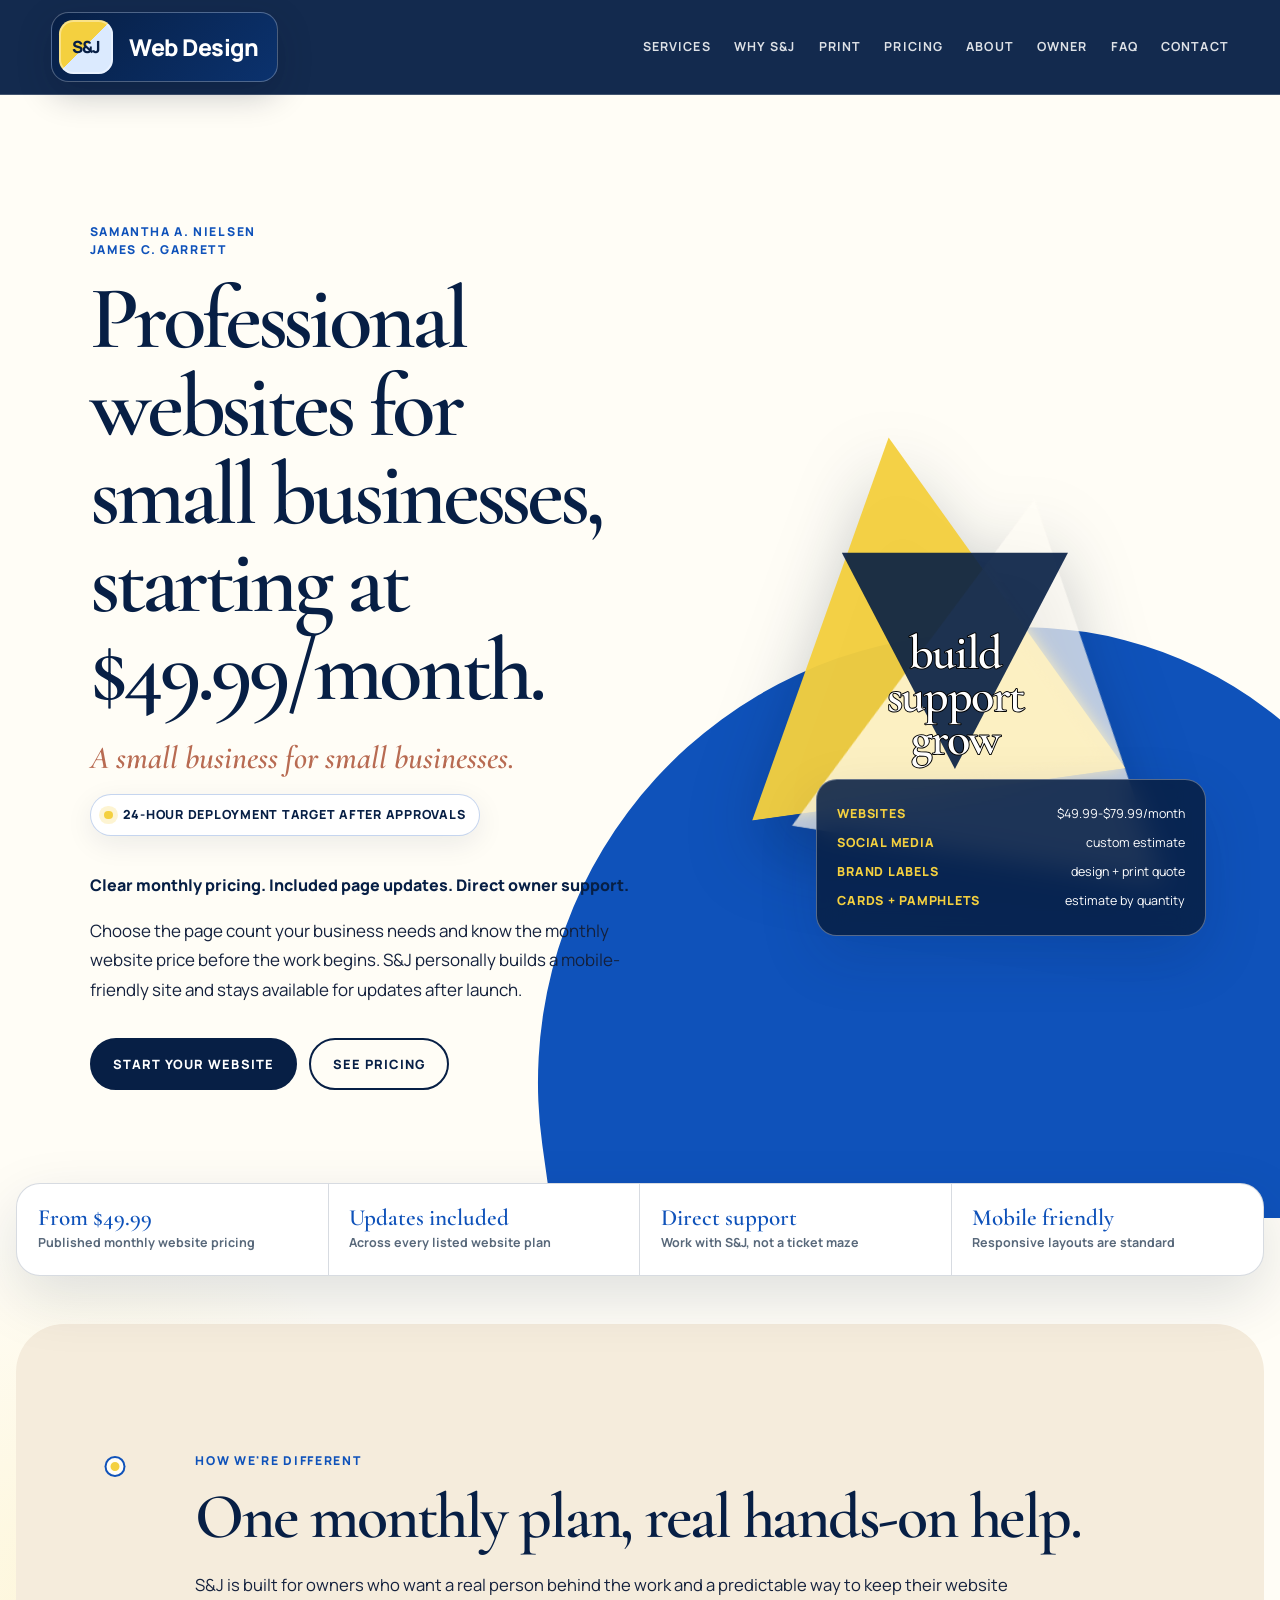
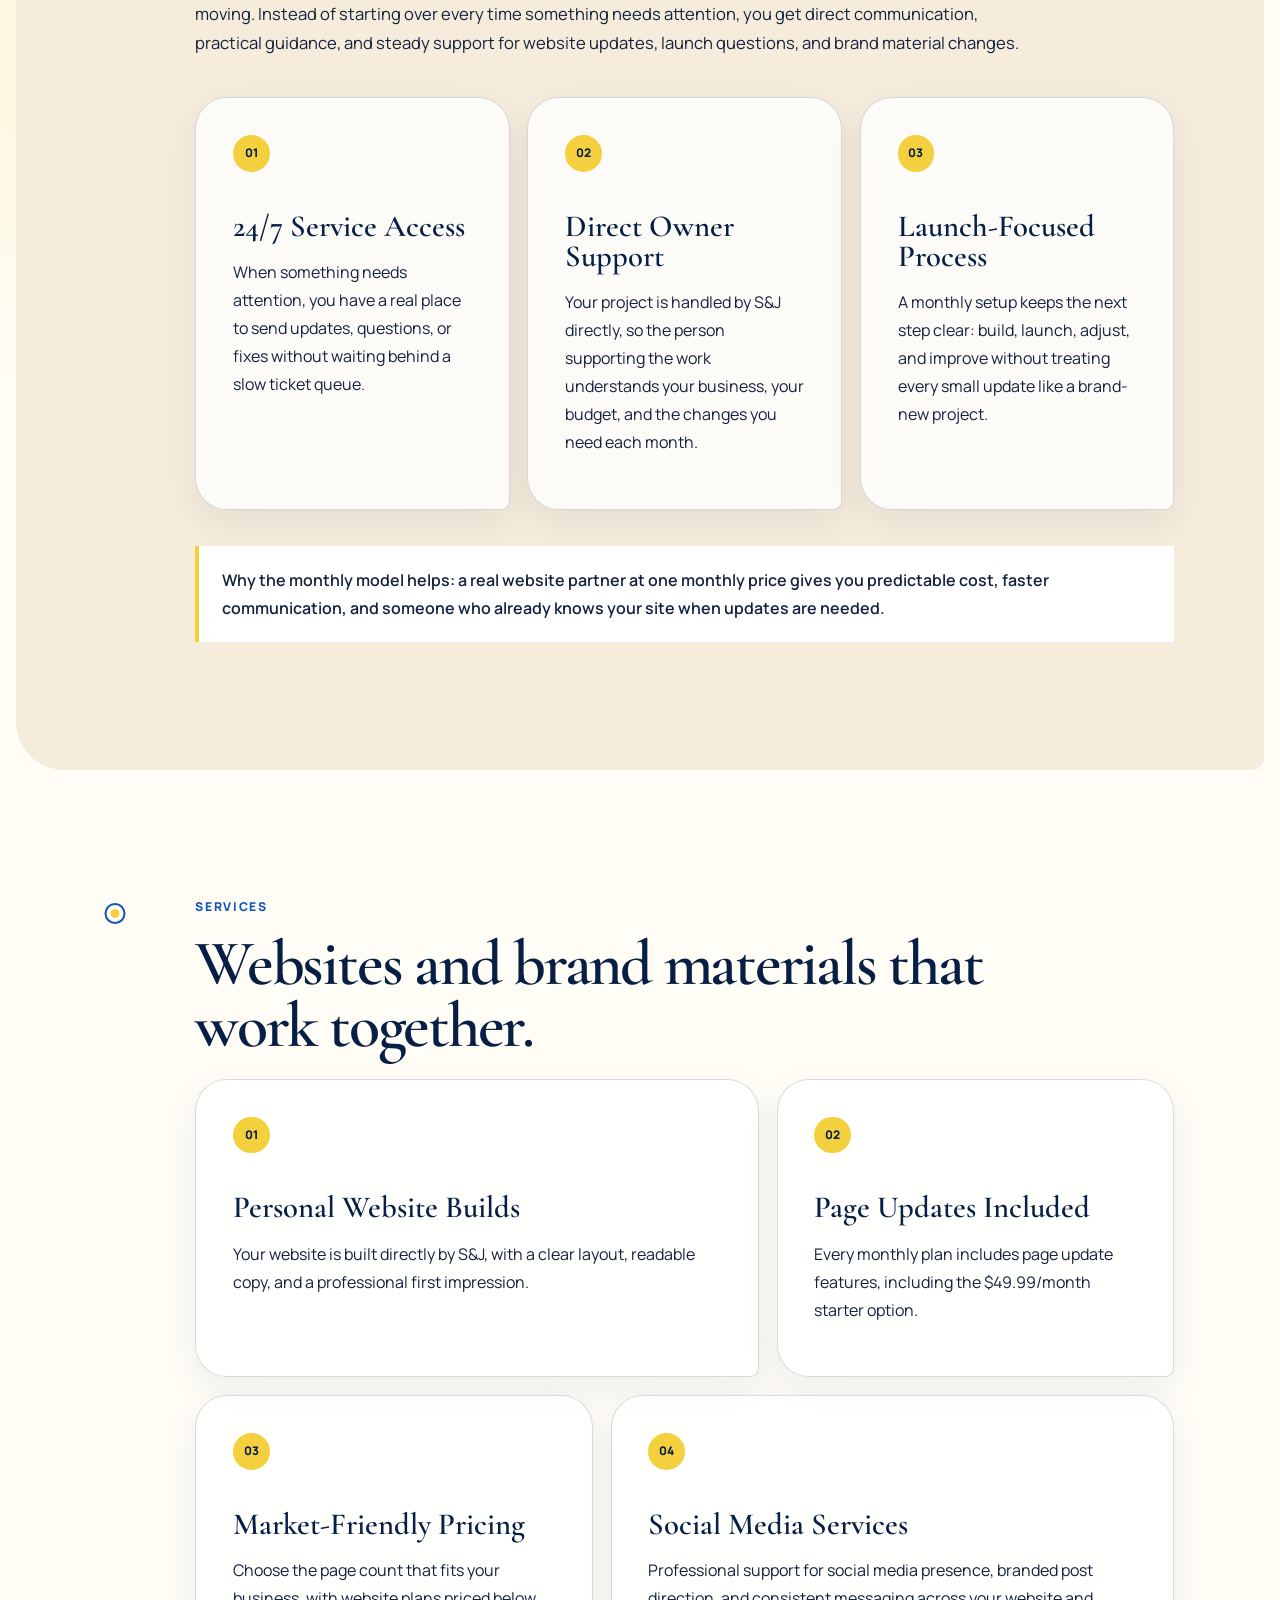
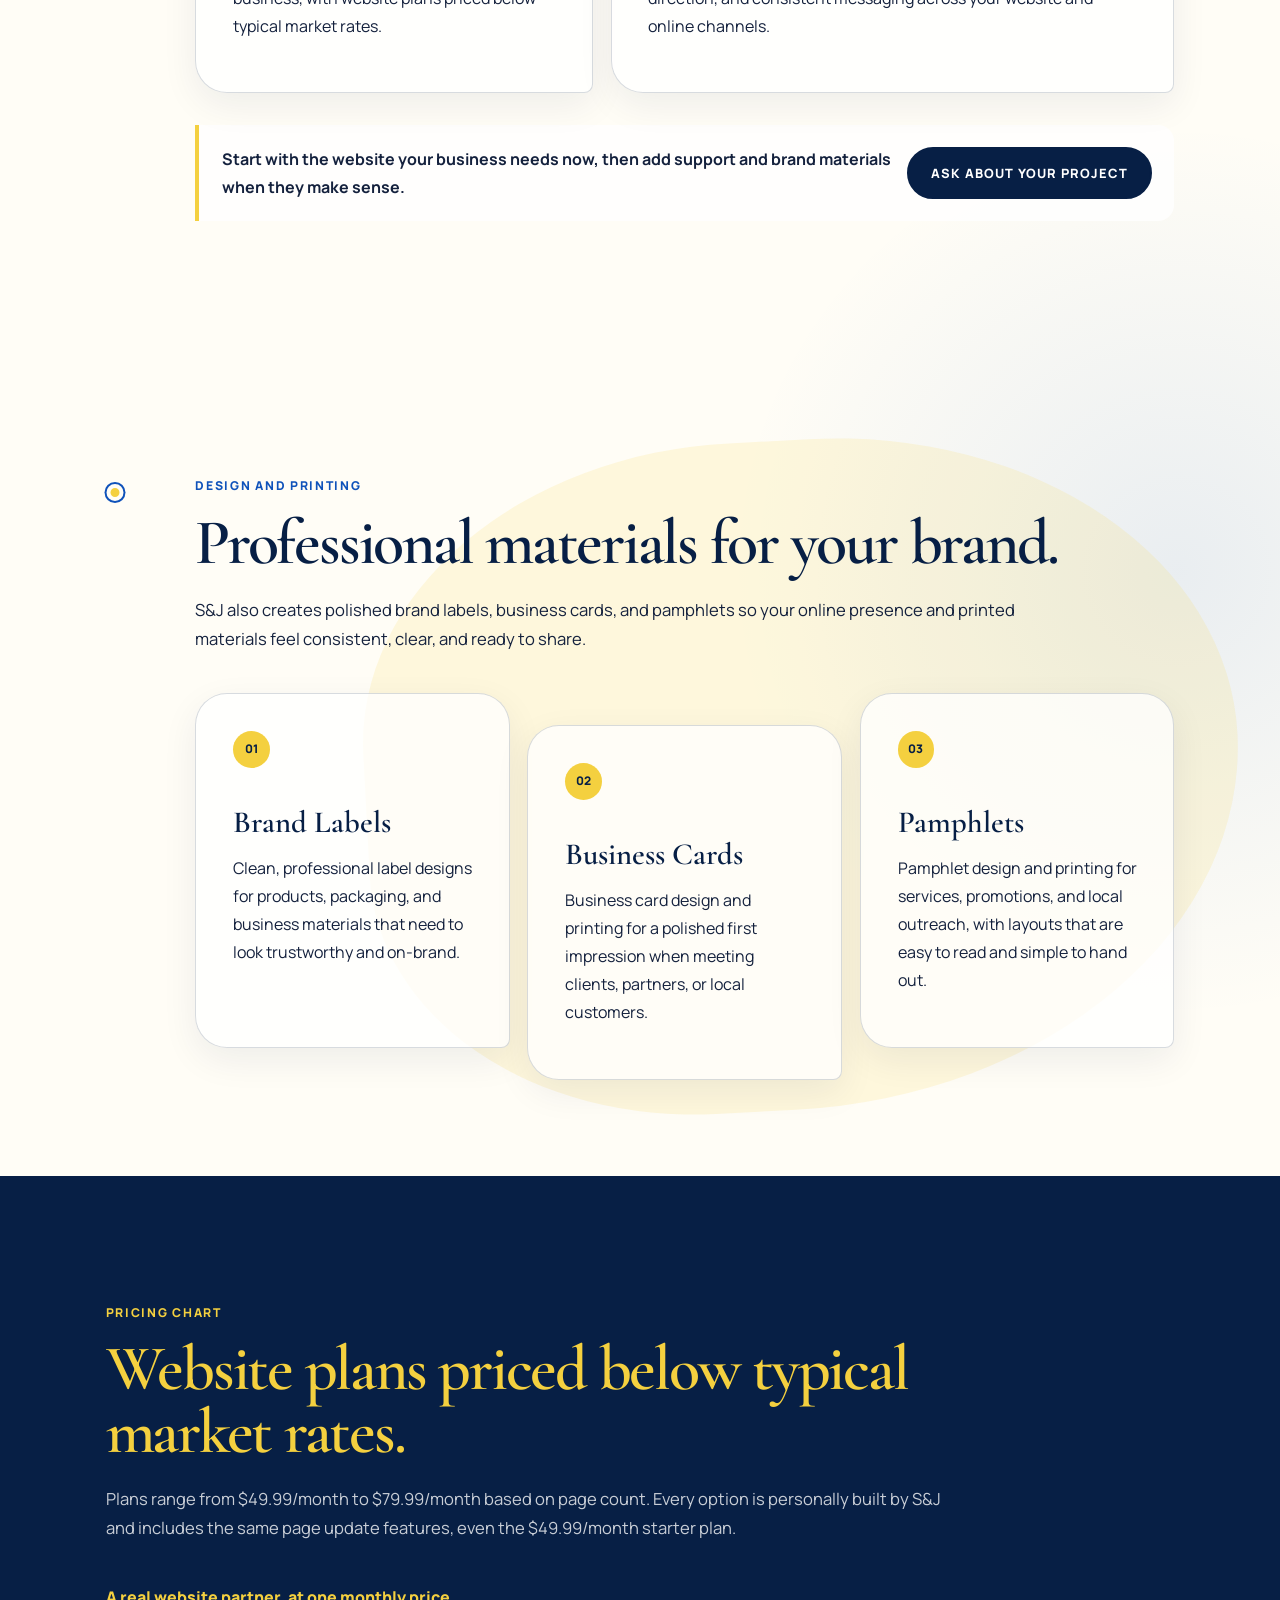
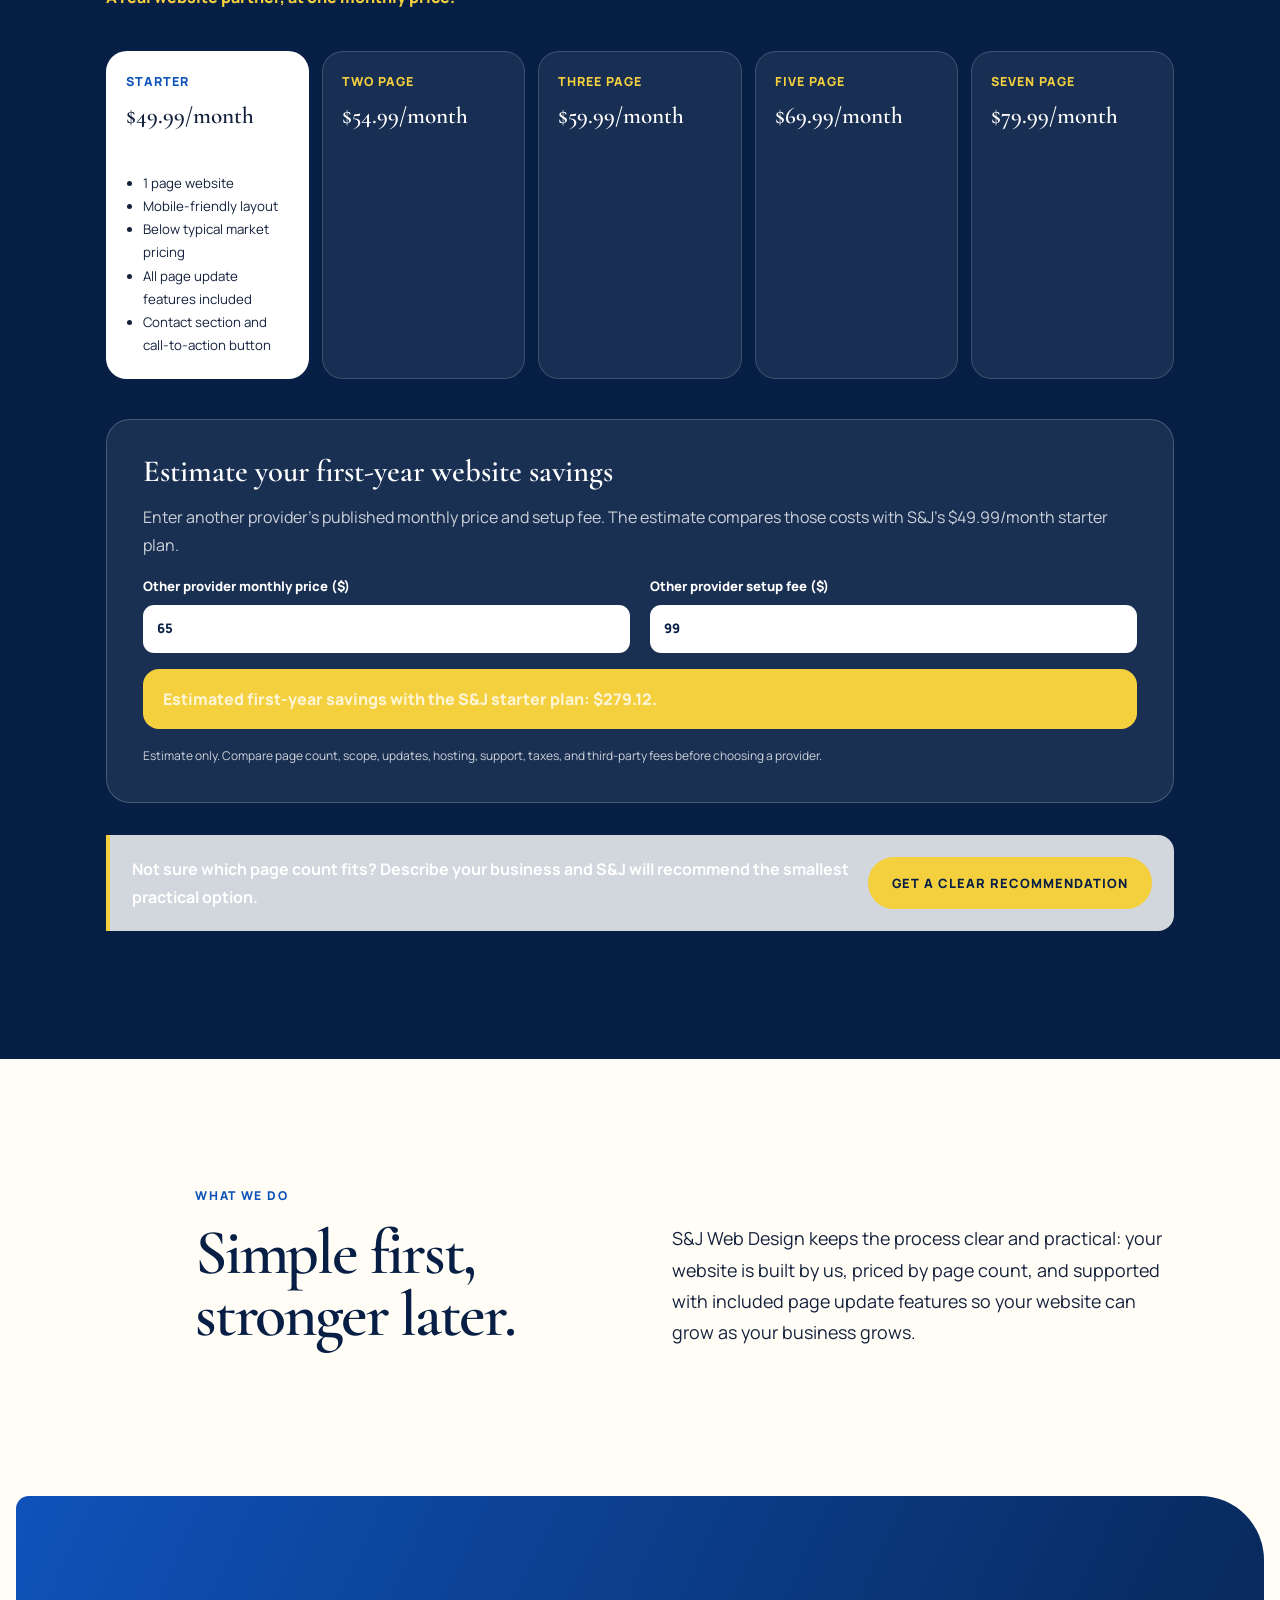
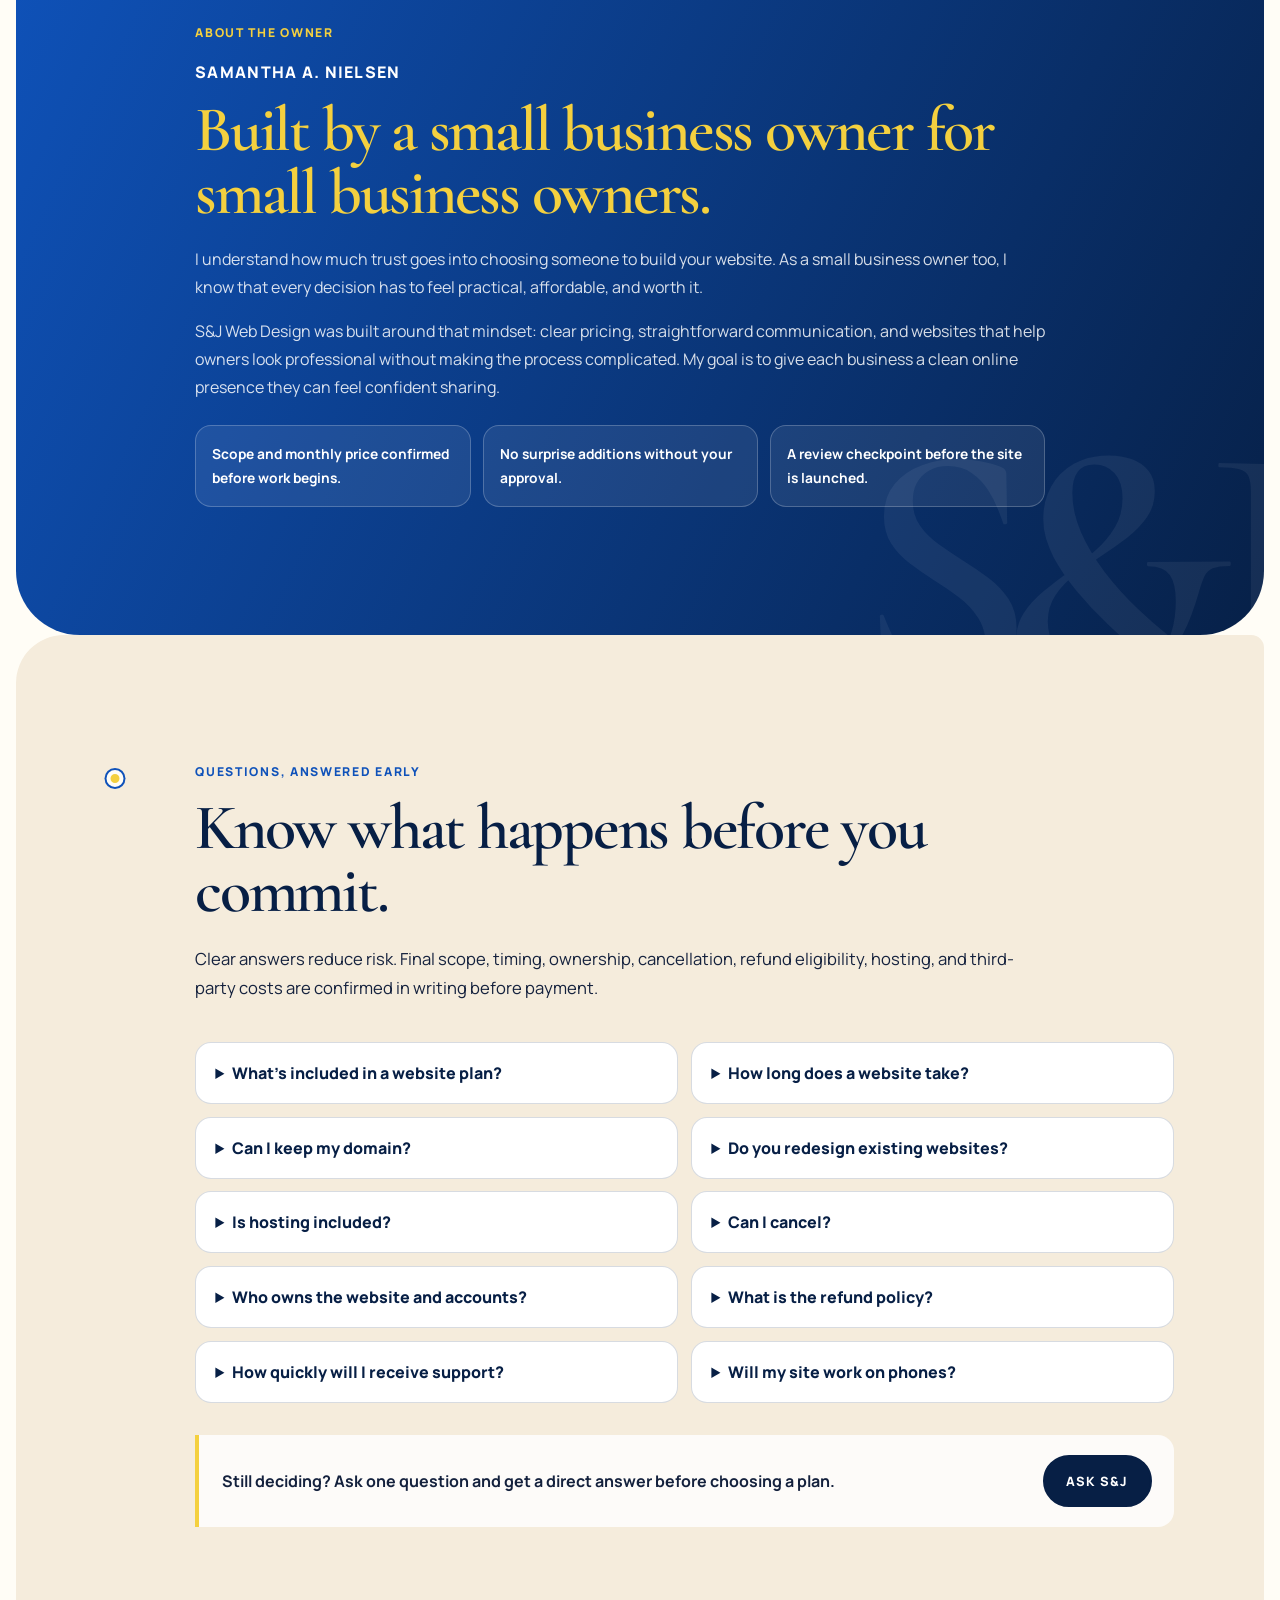
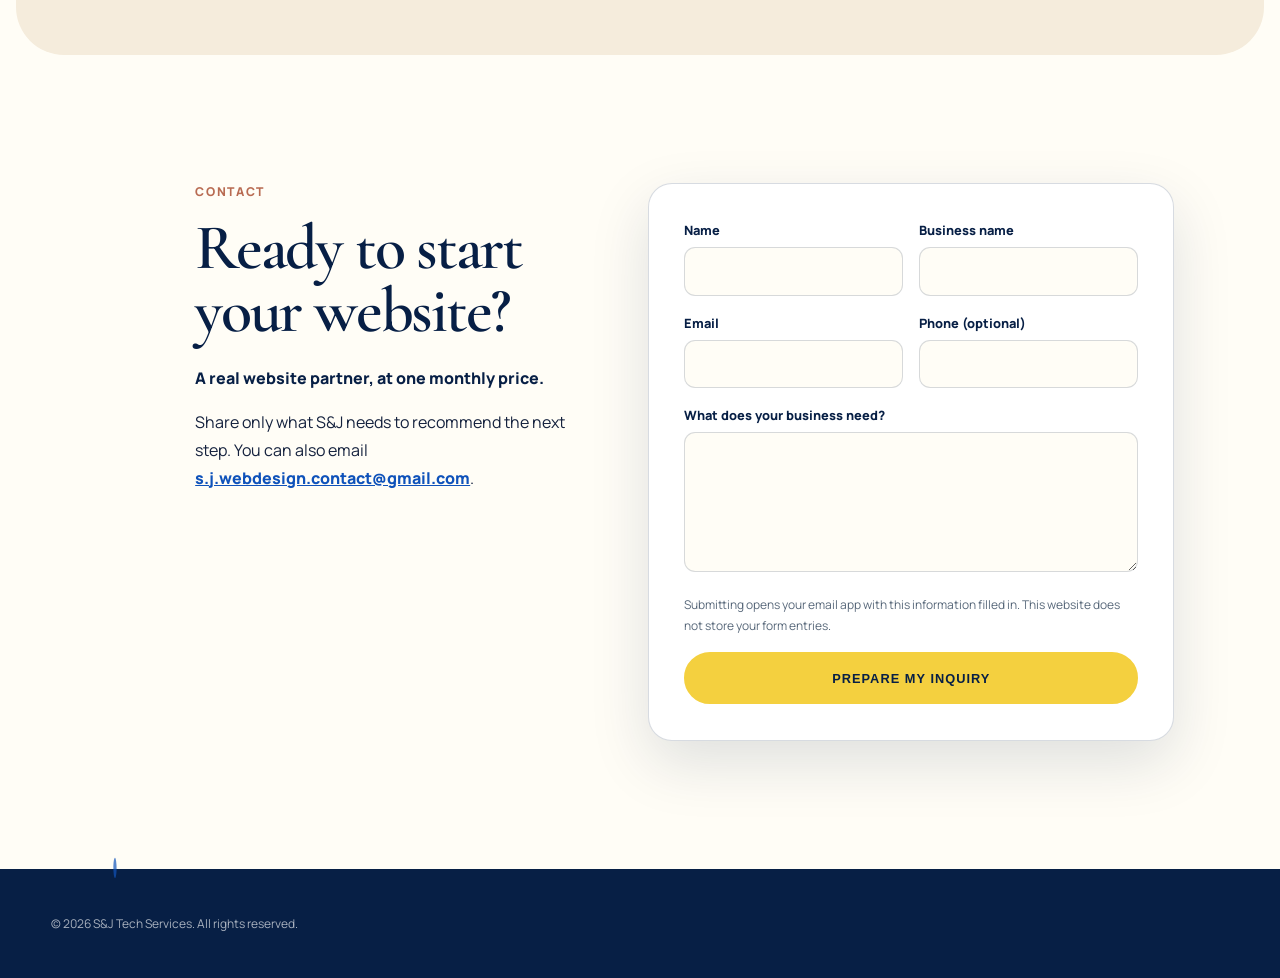
<file: index.html>
<!doctype html>
<html lang="en">
<head>
<meta charset="utf-8">
<meta name="viewport" content="width=device-width, initial-scale=1">
<title>S&amp;J Web Design | Websites From $49.99/Month With Real Agent Support</title>
<meta name="description" content="Professional small business websites from $49.99/month with real agent support, included page updates, social media services, and branded print materials.">
<meta name="robots" content="index, follow">
<link rel="canonical" href="https://sjwebdesignca.com/">
<meta name="theme-color" content="#0f52ba">
<meta property="og:title" content="S&amp;J Web Design | Websites From $49.99/Month">
<meta property="og:description" content="Small business websites from $49.99/month with real agent support, included page updates, social media services, and branded print materials.">
<meta property="og:type" content="website">
<meta property="og:url" content="https://sjwebdesignca.com/">
<meta name="twitter:card" content="summary">
<meta name="twitter:title" content="S&amp;J Web Design | Websites From $49.99/Month">
<meta name="twitter:description" content="Small business websites from $49.99/month with real agent support, included page updates, social media services, and branded print materials.">
<script type="application/ld+json"> { "@context": "https://schema.org", "@type": "ProfessionalService", "name": "S&J Web Design", "url": "https://sjwebdesignca.com/", "email": "s.j.webdesign.contact@gmail.com", "description": "Professional small business websites from $49.99/month with real agent support, included page updates, social media services, and branded print materials.", "areaServed": "United States", "offers": { "@type": "Offer", "price": "49.99", "priceCurrency": "USD", "description": "Website plans starting at $49.99/month with real agent support and included page updates." } } </script>
<style> @import url('https://fonts.googleapis.com/css2?family=Cormorant+Garamond:ital,wght@0,500;0,600;1,500&family=Manrope:wght@400;500;600;700&display=swap'); :root { --sapphire: #0f52ba; --sapphire-bright: #2f73d8; --navy: #071f45; --daffodil: #f4d03f; --daffodil-soft: #fff2a8; --paper: #fffdf6; --paper-deep: #f5ecdc; --clay: #b86b52; --sage: #78866b; --ink: #14213d; --muted: #58687a; --line: rgba(7, 31, 69, .16); --serif: "Cormorant Garamond", Georgia, serif; --sans: "Manrope", "Segoe UI", sans-serif; --shadow: 0 22px 60px rgba(7, 31, 69, .13); } *, *::before, *::after { box-sizing: border-box; } html { scroll-behavior: smooth; } body { margin: 0; overflow-x: hidden; color: var(--ink); background: radial-gradient(circle at 7% 18%, rgba(244, 208, 63, .16), transparent 24rem), radial-gradient(circle at 92% 42%, rgba(15, 82, 186, .09), transparent 28rem), var(--paper); font-family: var(--sans); font-size: 1rem; line-height: 1.75; } a { color: inherit; } button, summary, a { -webkit-tap-highlight-color: transparent; } :focus-visible { outline: 3px solid var(--daffodil); outline-offset: 4px; } .skip-link { position: fixed; z-index: 100; top: .5rem; left: .5rem; transform: translateY(-180%); padding: .7rem 1rem; background: var(--navy); color: white; border-radius: 999px; } .skip-link:focus { transform: none; } .site-header { position: sticky; z-index: 50; top: 0; display: flex; align-items: center; justify-content: space-between; gap: 2rem; min-height: 74px; padding: .75rem clamp(1rem, 4vw, 4rem); border-bottom: 1px solid rgba(255, 253, 246, .2); background: rgba(7, 31, 69, .95); color: white; backdrop-filter: blur(14px); } .brand { display: inline-flex; align-items: center; gap: 1rem; padding: .45rem 1.15rem .45rem .45rem; border: 1px solid rgba(255,255,255,.28); border-radius: 1.1rem; background: linear-gradient(135deg, #071f45 0%, #0b326e 100%); color: #fff; text-decoration: none; box-shadow: 0 12px 34px rgba(4,18,43,.24); transition: transform .2s ease, box-shadow .2s ease; } .brand:hover { transform: translateY(-1px); box-shadow: 0 15px 38px rgba(4,18,43,.3); } .brand-mark { display: grid; place-items: center; width: 3.35rem; aspect-ratio: 1; border-radius: .9rem; background: linear-gradient(135deg, var(--daffodil) 0 49%, #dbeafe 49% 100%); color: var(--navy); box-shadow: inset 0 0 0 2px rgba(255,255,255,.38); font-size: 1.05rem; font-weight: 800; letter-spacing: -.06em; } .brand-name { color: #fff; font-size: clamp(1rem, 2vw, 1.45rem); font-weight: 800; letter-spacing: -.02em; white-space: nowrap; } .nav { display: flex; align-items: center; gap: clamp(.8rem, 1.8vw, 1.6rem); } .nav a { color: rgba(255,255,255,.86); font-size: .78rem; font-weight: 700; text-decoration: none; text-transform: uppercase; letter-spacing: .09em; } .nav a:hover { color: var(--daffodil); } .menu-button { display: none; border: 1px solid rgba(255,255,255,.3); border-radius: 999px; background: transparent; color: white; padding: .65rem .9rem; font: 700 .75rem var(--sans); letter-spacing: .08em; text-transform: uppercase; } .hero { position: relative; isolation: isolate; min-height: calc(100svh - 74px); display: grid; grid-template-columns: minmax(0, 1.07fr) minmax(300px, .93fr); align-items: center; gap: clamp(2.5rem, 7vw, 8rem); padding: clamp(5rem, 10vw, 9rem) clamp(1.25rem, 7vw, 8rem); overflow: hidden; } .hero::before { content: ""; position: absolute; z-index: -2; inset: auto -12vw -35vh 42vw; height: 100vh; border-radius: 50% 45% 0 0; background: var(--sapphire); transform: rotate(-8deg); } .hero-copy { position: relative; z-index: 2; max-width: 760px; } .eyebrow { margin: 0 0 1rem; color: var(--sapphire); font-size: .76rem; font-weight: 800; line-height: 1.5; letter-spacing: .14em; text-transform: uppercase; } h1, h2, h3 { margin-top: 0; color: var(--navy); font-family: var(--serif); line-height: .98; } h1 { max-width: 870px; margin-bottom: 1.5rem; font-size: clamp(3.3rem, 7vw, 7.2rem); font-weight: 600; letter-spacing: -.045em; } h2 { max-width: 900px; margin-bottom: 1.3rem; font-size: clamp(2.55rem, 5vw, 5.1rem); font-weight: 600; letter-spacing: -.035em; } h3 { margin-bottom: .75rem; font-size: clamp(1.65rem, 2.4vw, 2.2rem); font-weight: 600; } .hero-tagline { margin: 0 0 .7rem; color: var(--clay); font: italic 600 clamp(1.45rem, 2.5vw, 2.2rem) var(--serif); } .delivery-badge { display: inline-flex; align-items: center; gap: .6rem; margin: .35rem 0 1.2rem; padding: .55rem .85rem; border: 1px solid rgba(15,82,186,.24); border-radius: 999px; color: var(--navy); background: white; font-size: .78rem; font-weight: 800; letter-spacing: .06em; text-transform: uppercase; box-shadow: 0 8px 28px rgba(7,31,69,.08); } .delivery-badge::before { content: ""; width: .55rem; height: .55rem; border-radius: 50%; background: var(--daffodil); box-shadow: 0 0 0 5px rgba(244,208,63,.23); } .partner-note { color: var(--navy); font-weight: 800; } .hero-copy > p:not(.eyebrow):not(.hero-tagline):not(.delivery-badge):not(.partner-note) { max-width: 660px; font-size: 1.06rem; } .button { display: inline-flex; align-items: center; justify-content: center; min-height: 52px; margin-top: 1rem; padding: .8rem 1.35rem; border: 2px solid var(--navy); border-radius: 999px; background: var(--navy); color: white; font-size: .8rem; font-weight: 800; letter-spacing: .08em; text-decoration: none; text-transform: uppercase; transition: transform .2s ease, box-shadow .2s ease, background .2s ease; } .button:hover { transform: translateY(-3px); box-shadow: 0 12px 28px rgba(7,31,69,.24); background: var(--sapphire); } .prism-stage { position: relative; z-index: 2; min-height: 560px; display: grid; place-items: center; } .prism { position: relative; width: min(32vw, 460px); min-width: 320px; aspect-ratio: 1; filter: drop-shadow(0 30px 35px rgba(4,18,43,.28)); } .triangle { position: absolute; inset: 0; clip-path: polygon(50% 4%, 96% 92%, 4% 92%); } .triangle.one { background: rgba(244,208,63,.96); transform: translate(-10%, -8%) rotate(-8deg); } .triangle.two { background: rgba(255,253,246,.72); transform: translate(12%, 7%) rotate(9deg); backdrop-filter: blur(8px); } .triangle.three { inset: 20%; background: rgba(7,31,69,.91); transform: rotate(180deg); } .prism-label { position: absolute; z-index: 4; inset: 44% 20% auto; color: #fff; text-align: center; font: 600 clamp(3rem, 3.3vw, 3rem)/.9 var(--serif); letter-spacing: -.03em; -webkit-text-stroke: 1.9px #000; paint-order: stroke fill; } .command-panel { position: absolute; z-index: 5; right: -1rem; bottom: 0; width: min(390px, 88%); padding: 1rem 1.25rem; border: 1px solid rgba(255,255,255,.32); border-radius: 1.3rem; background: rgba(7,31,69,.88); color: white; box-shadow: var(--shadow); backdrop-filter: blur(14px); } .command-panel p { display: flex; justify-content: space-between; gap: 1rem; margin: .45rem 0; font-size: .78rem; } .command-panel span { color: var(--daffodil); font-weight: 800; text-transform: uppercase; letter-spacing: .06em; } .thread-wrap { position: relative; } .thread-svg { position: absolute; z-index: 0; top: -2rem; bottom: 0; left: clamp(1rem, 4vw, 4rem); width: clamp(70px, 10vw, 150px); height: calc(100% + 2rem); pointer-events: none; overflow: visible; } .thread-path { fill: none; stroke: var(--sapphire); stroke-width: 2.5; stroke-linecap: round; stroke-dasharray: 1; stroke-dashoffset: 1; opacity: .7; } .section { position: relative; z-index: 1; width: min(1500px, calc(100% - 2rem)); margin: 0 auto; padding: clamp(5rem, 10vw, 9rem) clamp(1rem, 7vw, 8rem); } .section-inner { position: relative; margin-left: clamp(48px, 7vw, 110px); } .section-intro { max-width: 850px; margin-bottom: 2.5rem; font-size: 1.04rem; } .section-knot { position: absolute; left: calc(clamp(1rem, 4vw, 4rem) + clamp(22px, 3.7vw, 55px)); top: clamp(5.6rem, 10.5vw, 9.5rem); z-index: 3; width: 17px; height: 17px; border: 4px solid var(--paper); border-radius: 50%; background: var(--daffodil); box-shadow: 0 0 0 2px var(--sapphire); transform: translateX(-50%); } .card-grid { display: grid; grid-template-columns: repeat(12, 1fr); gap: 1.1rem; } .card { grid-column: span 4; position: relative; min-height: 260px; padding: clamp(1.4rem, 3vw, 2.3rem); border: 1px solid var(--line); border-radius: 2rem 2rem .55rem 2rem; background: rgba(255,255,255,.76); box-shadow: 0 12px 36px rgba(7,31,69,.07); transition: transform .22s ease, box-shadow .22s ease, border-color .22s ease; } .card:hover { transform: translateY(-7px) rotate(-.25deg); border-color: rgba(15,82,186,.35); box-shadow: var(--shadow); } .card-number { display: inline-grid; place-items: center; width: 2.3rem; aspect-ratio: 1; margin-bottom: 2.5rem; border-radius: 50%; background: var(--daffodil); color: var(--navy); font-size: .74rem; font-weight: 800; } .difference-section { border-radius: 3rem 3rem .8rem 3rem; background: var(--paper-deep); } .difference-note { max-width: 980px; margin: 2.3rem 0 0; padding: 1.25rem 1.4rem; border-left: 4px solid var(--daffodil); background: white; font-weight: 600; } #services .card:nth-child(1) { grid-column: span 7; } #services .card:nth-child(2) { grid-column: span 5; } #services .card:nth-child(3) { grid-column: span 5; } #services .card:nth-child(4) { grid-column: span 7; } .print-section::before { content: ""; position: absolute; z-index: -1; inset: 11% 2% 8% 28%; border-radius: 48% 52% 58% 42%; background: rgba(244,208,63,.14); transform: rotate(-3deg); } .print-section .card:nth-child(2) { transform: translateY(2rem); } .print-section .card:nth-child(2):hover { transform: translateY(calc(2rem - 7px)) rotate(.25deg); } .pricing { width: 100%; max-width: none; color: white; background: var(--navy); } .pricing .section-inner { width: min(1280px, calc(100% - 2rem)); margin-inline: auto; } .pricing h2, .pricing .eyebrow, .pricing .partner-note { color: var(--daffodil); } .pricing .section-intro { color: rgba(255,255,255,.78); } .pricing-list { display: grid; grid-template-columns: repeat(5, 1fr); gap: .8rem; margin: 2.5rem 0; } .price-tier { border: 1px solid rgba(255,255,255,.16); border-radius: 1.3rem; background: rgba(255,255,255,.07); overflow: hidden; } .price-tier[open] { background: white; color: var(--ink); } .price-tier summary { min-height: 120px; padding: 1.2rem; cursor: pointer; list-style: none; } .price-tier summary::-webkit-details-marker { display: none; } .price-tier summary span, .price-tier summary strong { display: block; } .price-tier summary span { color: var(--daffodil); font-size: .78rem; font-weight: 800; letter-spacing: .08em; text-transform: uppercase; } .price-tier[open] summary span { color: var(--sapphire); } .price-tier summary strong { margin-top: .6rem; font: 600 1.45rem var(--serif); } .price-tier ul { margin: 0; padding: 0 1.2rem 1.3rem 2.25rem; font-size: .83rem; } .comparison-wrap { overflow-x: auto; margin-top: 3rem; border-radius: 1.4rem; background: white; color: var(--ink); box-shadow: 0 20px 50px rgba(0,0,0,.2); } .comparison-table { width: 100%; min-width: 980px; border-collapse: collapse; font-size: .82rem; } .comparison-table caption { padding: 1.4rem; color: var(--navy); font: 600 1.55rem var(--serif); text-align: left; } .comparison-table th, .comparison-table td { padding: 1rem; border-top: 1px solid var(--line); text-align: left; vertical-align: top; } .comparison-table thead th { background: var(--paper-deep); color: var(--navy); font-size: .7rem; letter-spacing: .06em; text-transform: uppercase; } .comparison-table tbody th { color: var(--sapphire); } .comparison-note { max-width: 1000px; color: rgba(255,255,255,.66); font-size: .76rem; } .split { display: grid; grid-template-columns: 1fr 1fr; gap: 4rem; align-items: end; } .split > p { max-width: 650px; margin-bottom: 1.2rem; font-size: 1.12rem; } .owner-section { width: min(1380px, calc(100% - 2rem)); border-radius: .8rem 4rem 4rem 4rem; background: linear-gradient(115deg, rgba(15,82,186,.98), rgba(7,31,69,.98)), var(--sapphire); color: white; overflow: hidden; } .owner-section::after { content: "S&J"; position: absolute; right: -1rem; bottom: -4rem; color: rgba(255,255,255,.06); font: 600 clamp(10rem, 28vw, 26rem)/.7 var(--serif); letter-spacing: -.12em; } .owner-copy { position: relative; z-index: 2; max-width: 850px; margin-left: clamp(48px, 7vw, 110px); } .owner-section h2, .owner-section .eyebrow { color: var(--daffodil); } .owner-name { margin: 0 0 .8rem; font-weight: 800; letter-spacing: .08em; text-transform: uppercase; } .owner-copy p:not(.eyebrow):not(.owner-name) { color: rgba(255,255,255,.84); } .contact { text-align: center; } .contact h2, .contact .section-intro { margin-inline: auto; } .contact .eyebrow { color: var(--clay); } .contact a:not(.button) { color: var(--sapphire); font-weight: 800; } .button-light { background: var(--daffodil); color: var(--navy); border-color: var(--daffodil); } .button-light:hover { background: white; color: var(--navy); } .site-footer { display: flex; justify-content: space-between; gap: 2rem; padding: 2rem clamp(1rem, 4vw, 4rem); background: var(--navy); color: rgba(255,255,255,.65); font-size: .75rem; } .reveal { opacity: 0; transform: translateY(24px); transition: opacity .65s ease, transform .65s ease; } .reveal.visible { opacity: 1; transform: none; } @media (max-width: 1100px) { .nav { display: none; position: absolute; top: calc(100% + .35rem); right: 1rem; left: 1rem; padding: 1rem; border-radius: 1.2rem; background: var(--navy); box-shadow: var(--shadow); } .nav.open { display: grid; grid-template-columns: repeat(2, 1fr); } .nav a { padding: .75rem; border-radius: .7rem; background: rgba(255,255,255,.06); } .menu-button { display: block; } .hero { grid-template-columns: 1fr; padding-top: 4rem; } .prism-stage { min-height: 500px; } .prism { width: min(66vw, 460px); } .pricing-list { grid-template-columns: repeat(2, 1fr); } .price-tier:last-child { grid-column: 1 / -1; } } @media (max-width: 760px) { body { font-size: .96rem; } .site-header { min-height: 66px; padding-inline: 1rem; } .brand { gap: .65rem; padding: .3rem .75rem .3rem .3rem; border-radius: .8rem; } .brand-mark { width: 2.7rem; border-radius: .72rem; font-size: .9rem; } .brand-name { font-size: .95rem; } .hero { min-height: auto; padding: 4rem 1.2rem 5rem; } .hero::before { inset: auto -60vw -20vh 12vw; height: 75vh; } h1 { font-size: clamp(3rem, 16vw, 5rem); } h2 { font-size: clamp(2.55rem, 13vw, 4rem); } .prism-stage { min-height: 420px; } .prism { min-width: 265px; width: 78vw; } .command-panel { right: 0; bottom: -1rem; } .command-panel p { display: grid; gap: 0; } .section { width: 100%; padding: 5rem 1.15rem; } .section-inner, .owner-copy { margin-left: 2.4rem; } .thread-svg { left: .45rem; width: 32px; } .section-knot { left: calc(.45rem + 16px); } .card-grid { display: grid; grid-template-columns: 1fr; } .card, #services .card:nth-child(n) { grid-column: auto; min-height: 0; } .print-section .card:nth-child(2), .print-section .card:nth-child(2):hover { transform: none; } .pricing .section-inner { width: 100%; margin: 0; } .pricing-list { grid-template-columns: 1fr; } .price-tier:last-child { grid-column: auto; } .price-tier summary { min-height: 0; } .split { grid-template-columns: 1fr; gap: 1rem; } .owner-section { width: calc(100% - 1rem); border-radius: .7rem 2.5rem 2.5rem 2.5rem; } .site-footer { display: grid; text-align: center; } } @media (prefers-reduced-motion: reduce) { html { scroll-behavior: auto; } *, *::before, *::after { scroll-behavior: auto !important; animation: none !important; transition-duration: .01ms !important; } .reveal { opacity: 1; transform: none; } .thread-path { stroke-dashoffset: 0 !important; } } </style>
<style>
  html { overflow-x: hidden; }
  .hero-actions { display: flex; flex-wrap: wrap; gap: .75rem; align-items: center; }
  .button-secondary { background: transparent; color: var(--navy); }
  .button-secondary:hover { color: white; }
  .trust-strip { position: relative; z-index: 3; display: grid; grid-template-columns: repeat(4, 1fr); width: min(1320px, calc(100% - 2rem)); margin: -2.2rem auto 3rem; border: 1px solid var(--line); border-radius: 1.5rem; background: white; box-shadow: var(--shadow); overflow: hidden; }
  .trust-point { padding: 1.3rem; border-right: 1px solid var(--line); }
  .trust-point:last-child { border-right: 0; }
  .trust-point strong, .trust-point span { display: block; }
  .trust-point strong { color: var(--sapphire); font: 600 1.45rem var(--serif); }
  .trust-point span { color: var(--muted); font-size: .78rem; font-weight: 700; }
  .section-cta { display: flex; flex-wrap: wrap; align-items: center; gap: 1rem; margin-top: 2rem; padding: 1.25rem 1.4rem; border-left: 4px solid var(--daffodil); border-radius: 0 1rem 1rem 0; background: rgba(255,255,255,.82); }
  .section-cta p { flex: 1 1 340px; margin: 0; font-weight: 700; }
  .section-cta .button { margin-top: 0; }
  .calculator { display: grid; grid-template-columns: 1fr 1fr; gap: 1rem 1.25rem; margin-top: 2.5rem; padding: clamp(1.4rem, 3vw, 2.3rem); border: 1px solid rgba(255,255,255,.2); border-radius: 1.5rem; background: rgba(255,255,255,.08); }
  .calculator h3, .calculator > p, .calculator .calculator-result, .calculator .calculator-note { grid-column: 1 / -1; }
  .calculator h3 { margin-bottom: 0; color: white; }
  .calculator > p { margin: 0; color: rgba(255,255,255,.78); }
  .calculator label { color: white; font-size: .82rem; font-weight: 800; }
  .calculator input { width: 100%; min-height: 48px; margin-top: .4rem; padding: .7rem .8rem; border: 1px solid rgba(255,255,255,.3); border-radius: .7rem; background: white; color: var(--navy); font: inherit; }
  .calculator-result { margin: .4rem 0 0; padding: 1rem 1.2rem; border-radius: 1rem; background: var(--daffodil); color: var(--navy); font-weight: 800; }
  .calculator-note { margin: 0; color: rgba(255,255,255,.65); font-size: .75rem; }
  .commitment-grid { display: grid; grid-template-columns: repeat(3, 1fr); gap: .75rem; margin-top: 1.5rem; }
  .commitment-grid p { margin: 0; padding: 1rem; border: 1px solid rgba(255,255,255,.22); border-radius: 1rem; background: rgba(255,255,255,.08); color: white !important; font-size: .86rem; font-weight: 700; }
  .faq-section { background: var(--paper-deep); border-radius: 3rem .8rem 3rem 3rem; }
  .faq-list { display: grid; grid-template-columns: 1fr 1fr; gap: .8rem; }
  .faq-list details { border: 1px solid var(--line); border-radius: 1rem; background: white; overflow: hidden; }
  .faq-list summary { min-height: 56px; padding: 1rem 1.2rem; cursor: pointer; color: var(--navy); font-weight: 800; }
  .faq-list details p { margin: 0; padding: 0 1.2rem 1.2rem; color: var(--muted); }
  .contact-grid { display: grid; grid-template-columns: .85fr 1.15fr; gap: clamp(2rem, 5vw, 5rem); align-items: start; text-align: left; }
  .contact-copy { position: sticky; top: 7rem; }
  .contact-form { display: grid; grid-template-columns: 1fr 1fr; gap: 1rem; padding: clamp(1.4rem, 3vw, 2.2rem); border: 1px solid var(--line); border-radius: 1.5rem; background: white; box-shadow: var(--shadow); }
  .contact-form label { color: var(--navy); font-size: .8rem; font-weight: 800; }
  .contact-form label.full, .contact-form .form-note, .contact-form .button { grid-column: 1 / -1; }
  .contact-form input, .contact-form textarea { width: 100%; min-height: 48px; margin-top: .35rem; padding: .75rem .8rem; border: 1px solid var(--line); border-radius: .7rem; background: var(--paper); color: var(--ink); font: inherit; }
  .contact-form textarea { min-height: 140px; resize: vertical; }
  .contact-form .button { width: 100%; margin-top: 0; cursor: pointer; }
  .form-note { margin: 0; color: var(--muted); font-size: .75rem; }
  .mobile-cta { display: none; }
  @media (max-width: 900px) {
    .trust-strip { grid-template-columns: 1fr 1fr; }
    .trust-point:nth-child(2) { border-right: 0; }
    .trust-point:nth-child(-n+2) { border-bottom: 1px solid var(--line); }
    .faq-list, .contact-grid { grid-template-columns: 1fr; }
    .contact-copy { position: static; }
  }
  @media (max-width: 760px) {
    body { padding-bottom: 72px; }
    .prism-stage { overflow: hidden; }
    .hero-actions .button { width: 100%; }
    .trust-strip { margin-top: -1rem; }
    .calculator, .contact-form, .commitment-grid { grid-template-columns: 1fr; }
    .contact-form label, .contact-form label.full, .contact-form .form-note, .contact-form .button { grid-column: 1; }
    .mobile-cta { position: fixed; z-index: 45; right: .75rem; bottom: .75rem; left: .75rem; display: flex; justify-content: center; min-height: 52px; padding: .8rem 1rem; border: 2px solid var(--daffodil); border-radius: 999px; background: var(--navy); color: white; box-shadow: 0 12px 35px rgba(7,31,69,.35); font-size: .78rem; font-weight: 800; letter-spacing: .07em; text-decoration: none; text-transform: uppercase; }
  }
</style>
</head>
<body>
<a class="skip-link" href="#top">Skip to content</a>
<header class="site-header">
<a class="brand" href="#top" aria-label="S and J Web Design home">
<span class="brand-mark" aria-hidden="true">S&amp;J</span>
<span class="brand-name">Web Design</span>
</a>
<button class="menu-button" type="button" aria-expanded="false" aria-controls="main-nav">Menu</button>
<nav class="nav" id="main-nav" aria-label="Main navigation">
<a href="#services">Services</a>
<a href="#difference">Why S&amp;J</a>
<a href="#print">Print</a>
<a href="#pricing">Pricing</a>
<a href="#about">About</a>
<a href="#owner">Owner</a>
<a href="#faq">FAQ</a>
<a href="#contact">Contact</a>
</nav>
</header>
<main id="top">
<section class="hero">
<div class="hero-copy reveal">
<p class="eyebrow">Samantha A. Nielsen<br>James C. Garrett</p>
<h1>Professional websites for small businesses, starting at $49.99/month.</h1>
<p class="hero-tagline">A small business for small businesses.</p>
<p class="delivery-badge">24-hour deployment target after approvals</p>
<p class="partner-note">Clear monthly pricing. Included page updates. Direct owner support.</p>
<p>Choose the page count your business needs and know the monthly website price before the work begins. S&amp;J personally builds a mobile-friendly site and stays available for updates after launch.</p>
<div class="hero-actions"><a class="button" href="#contact">Start your website</a><a class="button button-secondary" href="#pricing">See pricing</a></div>
</div>
<div class="prism-stage reveal" aria-label="S and J services represented by an abstract three-part triangle">
<div class="prism" aria-hidden="true">
<span class="triangle one"></span>
<span class="triangle two"></span>
<span class="triangle three"></span>
<span class="prism-label">build<br>support<br>grow</span>
</div>
<div class="command-panel" aria-label="Offers and estimated pricing">
<p><span>websites</span> $49.99-$79.99/month</p>
<p><span>social media</span> custom estimate</p>
<p><span>brand labels</span> design + print quote</p>
<p><span>cards + pamphlets</span> estimate by quantity</p>
</div>
</div>
</section>
<aside class="trust-strip" aria-label="Verified S and J service facts">
<div class="trust-point"><strong>From $49.99</strong><span>Published monthly website pricing</span></div>
<div class="trust-point"><strong>Updates included</strong><span>Across every listed website plan</span></div>
<div class="trust-point"><strong>Direct support</strong><span>Work with S&amp;J, not a ticket maze</span></div>
<div class="trust-point"><strong>Mobile friendly</strong><span>Responsive layouts are standard</span></div>
</aside>
<div class="thread-wrap">
<svg class="thread-svg" viewBox="0 0 100 1000" preserveAspectRatio="none" aria-hidden="true">
<path class="thread-path" pathLength="1" d="M50 0 C5 80, 95 135, 50 220 S5 360, 50 455 S95 600, 50 690 S5 850, 50 1000" />
</svg>
<section class="section difference-section" id="difference">
<span class="section-knot" aria-hidden="true"></span>
<div class="section-inner">
<p class="eyebrow">How we're different</p>
<h2>One monthly plan, real hands-on help.</h2>
<p class="section-intro">S&amp;J is built for owners who want a real person behind the work and a predictable way to keep their website moving. Instead of starting over every time something needs attention, you get direct communication, practical guidance, and steady support for website updates, launch questions, and brand material changes.</p>
<div class="card-grid">
<article class="card reveal"><span class="card-number">01</span><h3>24/7 Service Access</h3><p>When something needs attention, you have a real place to send updates, questions, or fixes without waiting behind a slow ticket queue.</p></article>
<article class="card reveal"><span class="card-number">02</span><h3>Direct Owner Support</h3><p>Your project is handled by S&amp;J directly, so the person supporting the work understands your business, your budget, and the changes you need each month.</p></article>
<article class="card reveal"><span class="card-number">03</span><h3>Launch-Focused Process</h3><p>A monthly setup keeps the next step clear: build, launch, adjust, and improve without treating every small update like a brand-new project.</p></article>
</div>
<p class="difference-note">Why the monthly model helps: a real website partner at one monthly price gives you predictable cost, faster communication, and someone who already knows your site when updates are needed.</p>
</div>
</section>
<section class="section" id="services">
<span class="section-knot" aria-hidden="true"></span>
<div class="section-inner">
<p class="eyebrow">Services</p>
<h2>Websites and brand materials that work together.</h2>
<div class="card-grid">
<article class="card reveal"><span class="card-number">01</span><h3>Personal Website Builds</h3><p>Your website is built directly by S&amp;J, with a clear layout, readable copy, and a professional first impression.</p></article>
<article class="card reveal"><span class="card-number">02</span><h3>Page Updates Included</h3><p>Every monthly plan includes page update features, including the $49.99/month starter option.</p></article>
<article class="card reveal"><span class="card-number">03</span><h3>Market-Friendly Pricing</h3><p>Choose the page count that fits your business, with website plans priced below typical market rates.</p></article>
<article class="card reveal"><span class="card-number">04</span><h3>Social Media Services</h3><p>Professional support for social media presence, branded post direction, and consistent messaging across your website and online channels.</p></article>
</div>
<div class="section-cta"><p>Start with the website your business needs now, then add support and brand materials when they make sense.</p><a class="button" href="#contact">Ask about your project</a></div>
</div>
</section>
<section class="section print-section" id="print">
<span class="section-knot" aria-hidden="true"></span>
<div class="section-inner">
<p class="eyebrow">Design and printing</p>
<h2>Professional materials for your brand.</h2>
<p class="section-intro">S&amp;J also creates polished brand labels, business cards, and pamphlets so your online presence and printed materials feel consistent, clear, and ready to share.</p>
<div class="card-grid">
<article class="card reveal"><span class="card-number">01</span><h3>Brand Labels</h3><p>Clean, professional label designs for products, packaging, and business materials that need to look trustworthy and on-brand.</p></article>
<article class="card reveal"><span class="card-number">02</span><h3>Business Cards</h3><p>Business card design and printing for a polished first impression when meeting clients, partners, or local customers.</p></article>
<article class="card reveal"><span class="card-number">03</span><h3>Pamphlets</h3><p>Pamphlet design and printing for services, promotions, and local outreach, with layouts that are easy to read and simple to hand out.</p></article>
</div>
</div>
</section>
<section class="section pricing" id="pricing">
<div class="section-inner">
<p class="eyebrow">Pricing chart</p>
<h2>Website plans priced below typical market rates.</h2>
<p class="section-intro">Plans range from $49.99/month to $79.99/month based on page count. Every option is personally built by S&amp;J and includes the same page update features, even the $49.99/month starter plan.</p>
<p class="partner-note">A real website partner, at one monthly price.</p>
<div class="pricing-list" aria-label="Monthly website pricing options">
<details class="price-tier" open><summary><span>Starter</span><strong>$49.99/month</strong></summary><ul><li>1 page website</li><li>Mobile-friendly layout</li><li>Below typical market pricing</li><li>All page update features included</li><li>Contact section and call-to-action button</li></ul></details>
<details class="price-tier"><summary><span>Two Page</span><strong>$54.99/month</strong></summary><ul><li>2 page website</li><li>Home page plus one service, about, or contact page</li><li>Below typical market pricing</li><li>All page update features included</li><li>Clear navigation between pages</li></ul></details>
<details class="price-tier"><summary><span>Three Page</span><strong>$59.99/month</strong></summary><ul><li>3 page website</li><li>Good fit for home, services, and contact pages</li><li>Below typical market pricing</li><li>All page update features included</li><li>Simple service or feature sections</li></ul></details>
<details class="price-tier"><summary><span>Five Page</span><strong>$69.99/month</strong></summary><ul><li>5 page website</li><li>Room for home, services, about, gallery, and contact pages</li><li>Below typical market pricing</li><li>All page update features included</li><li>Stronger structure for growing businesses</li></ul></details>
<details class="price-tier"><summary><span>Seven Page</span><strong>$79.99/month</strong></summary><ul><li>7 page website</li><li>Best for businesses with several services or locations</li><li>Below typical market pricing</li><li>All page update features included</li><li>Highest monthly plan: $79.99/month</li></ul></details>
</div>
<div class="calculator" id="savings-calculator">
<h3>Estimate your first-year website savings</h3>
<p>Enter another provider's published monthly price and setup fee. The estimate compares those costs with S&amp;J's $49.99/month starter plan.</p>
<label>Other provider monthly price ($)<input id="comparison-monthly" type="number" min="0" step="0.01" value="65" inputmode="decimal"></label>
<label>Other provider setup fee ($)<input id="comparison-setup" type="number" min="0" step="0.01" value="99" inputmode="decimal"></label>
<p class="calculator-result" id="savings-result" aria-live="polite"></p>
<p class="calculator-note">Estimate only. Compare page count, scope, updates, hosting, support, taxes, and third-party fees before choosing a provider.</p>
</div>
<div class="section-cta"><p>Not sure which page count fits? Describe your business and S&amp;J will recommend the smallest practical option.</p><a class="button button-light" href="#contact">Get a clear recommendation</a></div>
</div>
</section>
<section class="section split" id="about">
<div class="section-inner"><p class="eyebrow">What we do</p><h2>Simple first, stronger later.</h2></div>
<p>S&amp;J Web Design keeps the process clear and practical: your website is built by us, priced by page count, and supported with included page update features so your website can grow as your business grows.</p>
</section>
<section class="section owner-section" id="owner">
<div class="owner-copy">
<p class="eyebrow">About the owner</p>
<p class="owner-name">Samantha A. Nielsen</p>
<h2>Built by a small business owner for small business owners.</h2>
<p>I understand how much trust goes into choosing someone to build your website. As a small business owner too, I know that every decision has to feel practical, affordable, and worth it.</p>
<p>S&amp;J Web Design was built around that mindset: clear pricing, straightforward communication, and websites that help owners look professional without making the process complicated. My goal is to give each business a clean online presence they can feel confident sharing.</p>
<div class="commitment-grid" aria-label="Founder commitments"><p>Scope and monthly price confirmed before work begins.</p><p>No surprise additions without your approval.</p><p>A review checkpoint before the site is launched.</p></div>
</div>
</section>
<section class="section faq-section" id="faq">
<span class="section-knot" aria-hidden="true"></span>
<div class="section-inner">
<p class="eyebrow">Questions, answered early</p>
<h2>Know what happens before you commit.</h2>
<p class="section-intro">Clear answers reduce risk. Final scope, timing, ownership, cancellation, refund eligibility, hosting, and third-party costs are confirmed in writing before payment.</p>
<div class="faq-list">
<details><summary>What's included in a website plan?</summary><p>Your selected page count, a mobile-friendly layout, contact calls to action, and page update features are included. Any extra services or third-party costs are listed before work begins.</p></details>
<details><summary>How long does a website take?</summary><p>A small approved site may be deployable within 24 hours after S&amp;J has the required content, access, and decisions. Your actual schedule is confirmed from the scope.</p></details>
<details><summary>Can I keep my domain?</summary><p>Yes. Domain access and ownership are coordinated during setup so your existing business address can remain connected to your website.</p></details>
<details><summary>Do you redesign existing websites?</summary><p>Yes. S&amp;J can review an existing site and quote a focused redesign based on its pages, content, platform, and technical condition.</p></details>
<details><summary>Is hosting included?</summary><p>Hosting needs and any third-party charges are confirmed in writing for your specific project. You will know what is included before authorizing work.</p></details>
<details><summary>Can I cancel?</summary><p>Plans are designed without a long-term contract. Exact cancellation timing, final access, and any remaining responsibilities are written into your project agreement.</p></details>
<details><summary>Who owns the website and accounts?</summary><p>Ownership and account access are documented before work starts. Your business, domain, and business-controlled accounts remain yours.</p></details>
<details><summary>What is the refund policy?</summary><p>Refund eligibility depends on the approved scope and work already completed. The applicable terms are written into your proposal before payment—there is no hidden policy after the fact.</p></details>
<details><summary>How quickly will I receive support?</summary><p>You may send a service request at any time. The expected response and completion timing depend on urgency and scope and are confirmed as part of the support arrangement.</p></details>
<details><summary>Will my site work on phones?</summary><p>Yes. Every listed website plan includes a responsive layout designed for phones, tablets, and desktop screens.</p></details>
</div>
<div class="section-cta"><p>Still deciding? Ask one question and get a direct answer before choosing a plan.</p><a class="button" href="#contact">Ask S&amp;J</a></div>
</div>
</section>
<section class="section contact" id="contact">
<div class="section-inner contact-grid">
<div class="contact-copy">
<p class="eyebrow">Contact</p>
<h2>Ready to start your website?</h2>
<p class="partner-note">A real website partner, at one monthly price.</p>
<p>Share only what S&amp;J needs to recommend the next step. You can also email <a href="mailto:s.j.webdesign.contact@gmail.com">s.j.webdesign.contact@gmail.com</a>.</p>
</div>
<form class="contact-form" id="contact-form">
<label>Name<input name="name" autocomplete="name" required></label>
<label>Business name<input name="business" autocomplete="organization" required></label>
<label>Email<input name="email" type="email" autocomplete="email" required></label>
<label>Phone <span aria-hidden="true">(optional)</span><input name="phone" type="tel" autocomplete="tel"></label>
<label class="full">What does your business need?<textarea name="message" required></textarea></label>
<p class="form-note">Submitting opens your email app with this information filled in. This website does not store your form entries.</p>
<button class="button button-light" type="submit">Prepare my inquiry</button>
</form>
</div>
</section>
</div>
</main>
<a class="mobile-cta" href="#contact">Start at $49.99/month</a>
<footer class="site-footer"><p>&copy; 2026 S&amp;J Tech Services. All rights reserved.</p></footer>
<script>
  const menuButton = document.querySelector('.menu-button');
  const nav = document.querySelector('.nav');
  menuButton.addEventListener('click', () => {
    const open = menuButton.getAttribute('aria-expanded') === 'true';
    menuButton.setAttribute('aria-expanded', String(!open));
    menuButton.textContent = open ? 'Menu' : 'Close';
    nav.classList.toggle('open', !open);
  });
  nav.addEventListener('click', event => {
    if (event.target.matches('a')) {
      nav.classList.remove('open');
      menuButton.setAttribute('aria-expanded', 'false');
      menuButton.textContent = 'Menu';
    }
  });

  const reducedMotion = window.matchMedia('(prefers-reduced-motion: reduce)').matches;
  const reveals = document.querySelectorAll('.reveal');
  if (reducedMotion || !('IntersectionObserver' in window)) {
    reveals.forEach(element => element.classList.add('visible'));
  } else {
    const observer = new IntersectionObserver(entries => {
      entries.forEach(entry => {
        if (entry.isIntersecting) {
          entry.target.classList.add('visible');
          observer.unobserve(entry.target);
        }
      });
    }, { threshold: .12 });
    reveals.forEach(element => observer.observe(element));
  }

  const thread = document.querySelector('.thread-path');
  const updateThread = () => {
    const scrollable = document.documentElement.scrollHeight - window.innerHeight;
    const progress = scrollable > 0 ? Math.min(1, Math.max(0, window.scrollY / scrollable)) : 1;
    thread.style.strokeDashoffset = String(1 - progress);
  };
  if (!reducedMotion) {
    updateThread();
    window.addEventListener('scroll', updateThread, { passive: true });
    window.addEventListener('resize', updateThread);
  }

  const monthlyInput = document.querySelector('#comparison-monthly');
  const setupInput = document.querySelector('#comparison-setup');
  const savingsResult = document.querySelector('#savings-result');
  const updateSavings = () => {
    const otherMonthly = Math.max(0, Number(monthlyInput.value) || 0);
    const otherSetup = Math.max(0, Number(setupInput.value) || 0);
    const otherFirstYear = (otherMonthly * 12) + otherSetup;
    const sjFirstYear = 49.99 * 12;
    const difference = otherFirstYear - sjFirstYear;
    const formatter = new Intl.NumberFormat('en-US', { style: 'currency', currency: 'USD' });
    savingsResult.textContent = difference >= 0
      ? `Estimated first-year savings with the S&J starter plan: ${formatter.format(difference)}.`
      : `The other option is ${formatter.format(Math.abs(difference))} less in year one. Compare scope and support before deciding.`;
  };
  monthlyInput.addEventListener('input', updateSavings);
  setupInput.addEventListener('input', updateSavings);
  updateSavings();

  document.querySelector('#contact-form').addEventListener('submit', event => {
    event.preventDefault();
    const data = new FormData(event.currentTarget);
    const subject = `Website inquiry from ${data.get('business')}`;
    const body = [
      `Name: ${data.get('name')}`,
      `Business: ${data.get('business')}`,
      `Email: ${data.get('email')}`,
      `Phone: ${data.get('phone') || 'Not provided'}`,
      '',
      'Project need:',
      data.get('message')
    ].join('\n');
    window.location.href = `mailto:s.j.webdesign.contact@gmail.com?subject=${encodeURIComponent(subject)}&body=${encodeURIComponent(body)}`;
  });
</script>
</body>
</html>
</file>
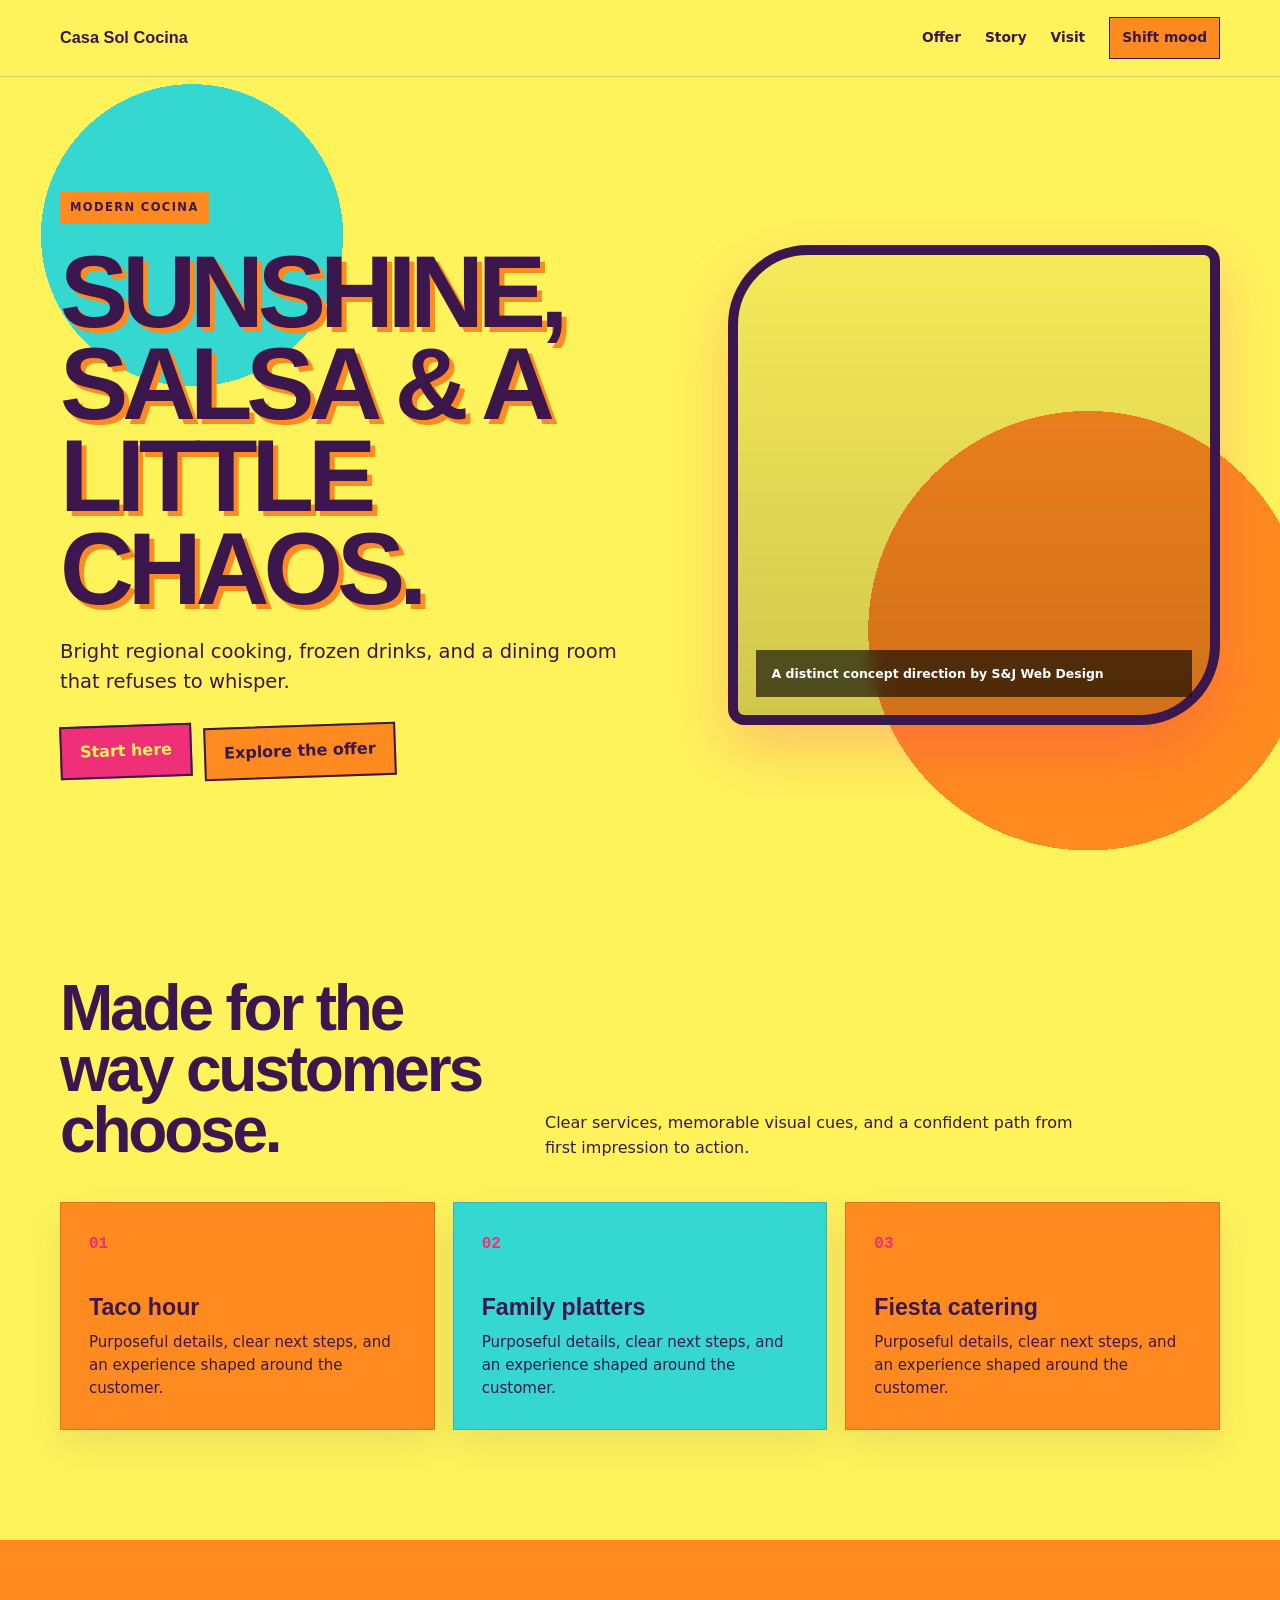
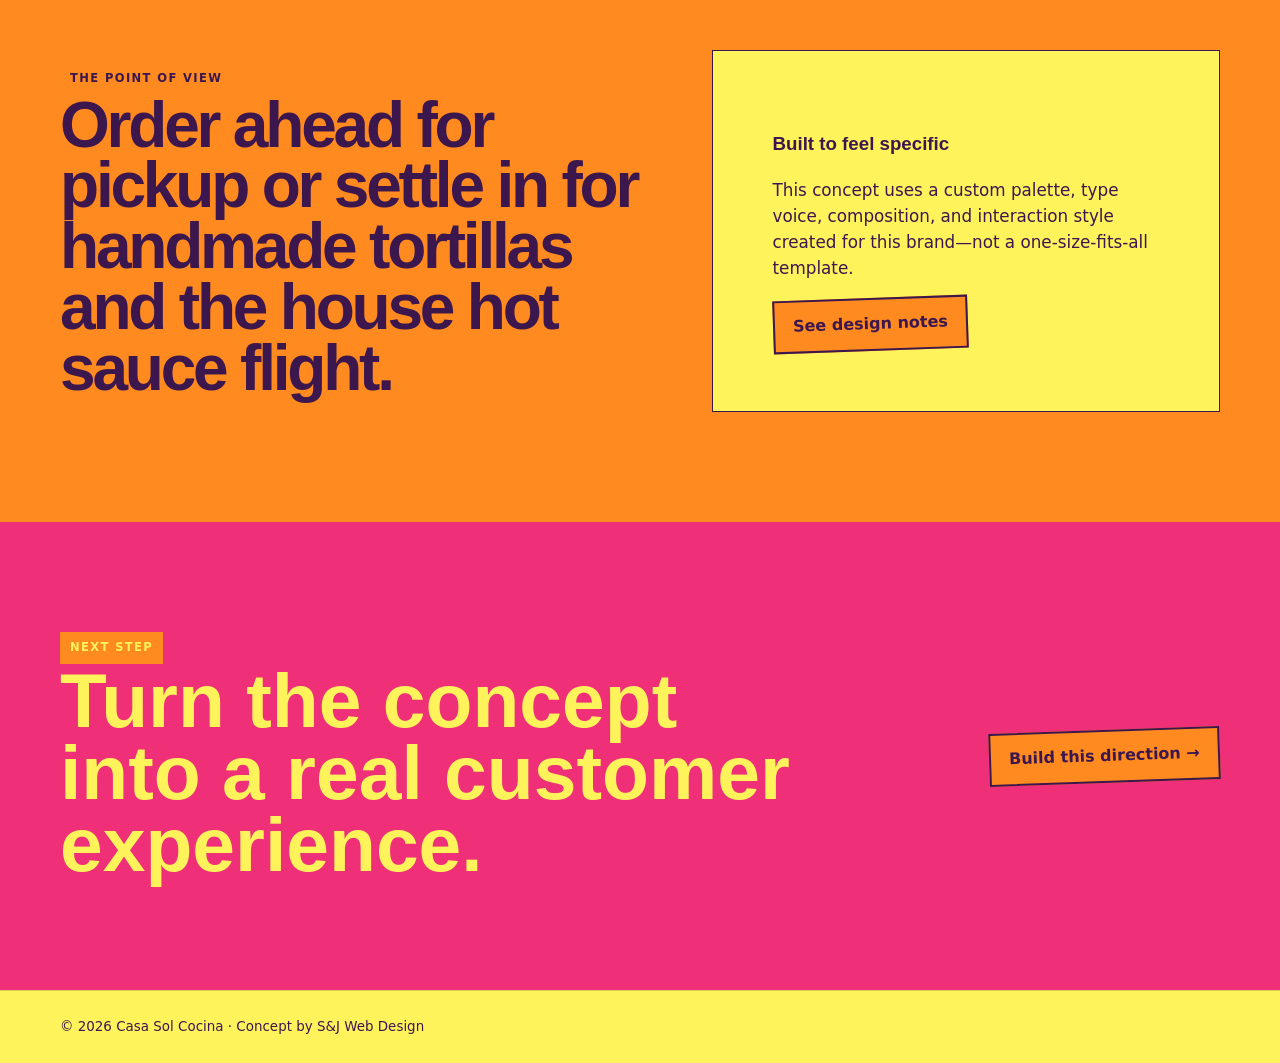
<file: concepts/Casa_Sol_Cocina/index.html>
<!doctype html>
<html lang="en"><head><meta charset="utf-8"><meta name="viewport" content="width=device-width,initial-scale=1,viewport-fit=cover"><meta name="description" content="Bright regional cooking, frozen drinks, and a dining room that refuses to whisper."><title>Casa Sol Cocina</title>
<style>
:root{--primary:#ef2f78;--accent:#ff8a1f;--pop:#35d7d1;--bg:#fff35c;--ink:#3c174d;--paper:#fff;--line:color-mix(in srgb,var(--ink) 18%,transparent)}
*{box-sizing:border-box}html{scroll-behavior:smooth}body{margin:0;color:var(--ink);background:var(--bg);font-family:Trebuchet MS, Arial, sans-serif;line-height:1.55}body.mood{--bg:#3c174d;--ink:#fff35c;--line:color-mix(in srgb,var(--bg) 28%,transparent)}a{color:inherit;text-decoration:none}button{font:inherit}.wrap{width:min(1160px,calc(100% - 32px));margin:auto}.site-header{position:sticky;top:0;z-index:20;background:color-mix(in srgb,var(--bg) 88%,transparent);border-bottom:1px solid var(--line);backdrop-filter:blur(15px)}nav{display:flex;min-height:76px;align-items:center;justify-content:space-between;gap:24px}.wordmark{font-weight:900;font-size:1.02rem}.navlinks{display:flex;align-items:center;gap:24px;font-family:ui-sans-serif,system-ui,sans-serif;font-size:.86rem;font-weight:800}.menu{display:none}.mood-button{padding:9px 12px;color:var(--ink);background:var(--accent);border:1px solid var(--ink);cursor:pointer;font-weight:900}.hero{position:relative;padding:clamp(70px,9vw,132px) 0 90px}.hero-grid{display:grid;grid-template-columns:1.08fr .92fr;align-items:center;gap:clamp(36px,7vw,90px)}.kicker{display:inline-block;padding:7px 10px;background:var(--accent);font-family:ui-sans-serif,system-ui,sans-serif;font-size:.72rem;font-weight:900;letter-spacing:.12em;text-transform:uppercase}h1{max-width:850px;margin:22px 0;font-size:clamp(3.2rem,8vw,7rem);line-height:.9;letter-spacing:-.06em}.intro{max-width:620px;font-family:ui-sans-serif,system-ui,sans-serif;font-size:clamp(1rem,2vw,1.22rem)}.actions{display:flex;flex-wrap:wrap;gap:12px;margin-top:28px}.button{display:inline-flex;min-height:48px;align-items:center;justify-content:center;padding:12px 18px;color:var(--bg);background:var(--primary);border:2px solid var(--ink);font-family:ui-sans-serif,system-ui,sans-serif;font-weight:900;cursor:pointer}.button.alt{color:var(--ink);background:var(--accent)}.photo{position:relative;min-height:480px;background:linear-gradient(0deg,rgba(0,0,0,.18),rgba(0,0,0,.04)),url("https://images.unsplash.com/photo-1565299585323-38d6b0865b47?auto=format&fit=crop&w=1400&q=82") center/cover;box-shadow:0 24px 60px color-mix(in srgb,var(--primary) 25%,transparent)}.photo-label{position:absolute;right:18px;bottom:18px;left:18px;padding:14px 16px;color:white;background:rgba(0,0,0,.62);font-family:ui-sans-serif,system-ui,sans-serif;font-size:.78rem;font-weight:800;backdrop-filter:blur(8px)}section{padding:clamp(68px,9vw,110px) 0}.section-head{display:grid;grid-template-columns:.8fr 1.2fr;align-items:end;gap:35px;margin-bottom:42px}.section-title{margin:0;font-size:clamp(2.4rem,5vw,4.8rem);line-height:.95;letter-spacing:-.05em}.section-head p{max-width:540px;margin:0;font-family:ui-sans-serif,system-ui,sans-serif}.cards{display:grid;grid-template-columns:repeat(3,1fr);gap:18px}.card{padding:28px;background:color-mix(in srgb,var(--paper) 76%,var(--bg));border:1px solid var(--line);box-shadow:0 14px 35px color-mix(in srgb,var(--ink) 9%,transparent)}.card>span{font-family:ui-monospace,monospace;font-weight:900;color:var(--primary)}.card h3{margin:38px 0 10px;font-size:1.45rem;line-height:1.1}.card p{margin:0;font-family:ui-sans-serif,system-ui,sans-serif;font-size:.94rem}.story{background:var(--accent)}.story-grid{display:grid;grid-template-columns:1.1fr .9fr;align-items:center;gap:30px}.story-panel{padding:clamp(28px,5vw,60px);background:var(--bg);border:1px solid var(--ink)}.story-panel p{font-family:ui-sans-serif,system-ui,sans-serif;font-size:1.05rem}.details{max-height:0;overflow:hidden;opacity:0;transition:max-height .35s,opacity .35s}.details.open{max-height:180px;opacity:1}.contact{color:var(--bg);background:var(--primary)}.contact-grid{display:grid;grid-template-columns:1fr auto;align-items:center;gap:28px}.contact h2{max-width:760px;margin:0;font-size:clamp(2.5rem,6vw,5.5rem);line-height:.94}.contact .button{color:var(--ink);background:var(--accent)}footer{padding:26px 0;border-top:1px solid var(--line);font-family:ui-sans-serif,system-ui,sans-serif;font-size:.84rem}
.v5{}.hero{background:radial-gradient(circle at 15% 20%,var(--pop) 0 12%,transparent 12%),radial-gradient(circle at 85% 70%,var(--accent) 0 18%,transparent 18%),var(--bg)}h1{text-shadow:5px 5px 0 var(--accent);text-transform:uppercase}.photo{border:10px solid var(--ink);border-radius:80px 16px}.card:nth-child(odd){background:var(--accent)}.card:nth-child(even){background:var(--pop)}.button{transform:rotate(-2deg)}
@media(max-width:820px){.navlinks{position:absolute;top:100%;right:0;left:0;display:none;padding:16px;background:var(--bg);border-bottom:1px solid var(--line);flex-direction:column;align-items:stretch}.navlinks.open{display:flex}.navlinks a,.navlinks button{min-height:48px}.menu{display:grid;width:48px;height:48px;place-items:center;color:var(--ink);background:var(--accent);border:1px solid var(--ink);cursor:pointer}.hero-grid,.section-head,.story-grid,.contact-grid{grid-template-columns:1fr}.hero-copy,.photo{order:initial}.photo{min-height:360px;clip-path:none!important;transform:none!important}.cards{grid-template-columns:1fr!important}.card{transform:none!important}.contact-grid{align-items:start}.contact .button{width:100%}.hero{padding-top:58px}h1{font-size:clamp(3rem,15vw,5.2rem)}}
@media(max-width:520px){.wrap{width:min(calc(100% - 22px),1160px)}nav{min-height:68px}.wordmark{max-width:210px}.hero{padding-bottom:60px}.photo{min-height:300px}.actions,.actions .button{width:100%}section{padding:60px 0}.story-panel{padding:24px}.section-head{gap:18px}.mood-button{width:100%}}
@media(prefers-reduced-motion:reduce){html{scroll-behavior:auto}.details{transition:none}}
</style></head>
<body class="v5"><header class="site-header"><nav class="wrap"><a class="wordmark" href="#top">Casa Sol Cocina</a><button class="menu" type="button" aria-expanded="false" aria-controls="navlinks" aria-label="Open menu">MENU</button><div class="navlinks" id="navlinks"><a href="#offer">Offer</a><a href="#story">Story</a><a href="#visit">Visit</a><button class="mood-button" type="button" aria-pressed="false">Shift mood</button></div></nav></header>
<main id="top"><section class="hero"><div class="wrap hero-grid"><div class="hero-copy"><span class="kicker">Modern cocina</span><h1>SUNSHINE, SALSA &amp; A LITTLE CHAOS.</h1><p class="intro">Bright regional cooking, frozen drinks, and a dining room that refuses to whisper.</p><div class="actions"><a class="button" href="#visit">Start here</a><a class="button alt" href="#offer">Explore the offer</a></div></div><div class="photo" role="img" aria-label="Casa Sol Cocina concept photography"><span class="photo-label">A distinct concept direction by S&amp;J Web Design</span></div></div></section>
<section id="offer"><div class="wrap"><div class="section-head"><h2 class="section-title">Made for the way customers choose.</h2><p>Clear services, memorable visual cues, and a confident path from first impression to action.</p></div><div class="cards"><article class="card"><span>01</span><h3>Taco hour</h3><p>Purposeful details, clear next steps, and an experience shaped around the customer.</p></article><article class="card"><span>02</span><h3>Family platters</h3><p>Purposeful details, clear next steps, and an experience shaped around the customer.</p></article><article class="card"><span>03</span><h3>Fiesta catering</h3><p>Purposeful details, clear next steps, and an experience shaped around the customer.</p></article></div></div></section>
<section class="story" id="story"><div class="wrap story-grid"><div><span class="kicker">The point of view</span><h2 class="section-title">Order ahead for pickup or settle in for handmade tortillas and the house hot sauce flight.</h2></div><div class="story-panel"><h3>Built to feel specific</h3><p>This concept uses a custom palette, type voice, composition, and interaction style created for this brand—not a one-size-fits-all template.</p><button class="button alt detail-toggle" type="button" aria-expanded="false">See design notes</button><div class="details"><p>Responsive from phone to desktop, with keyboard-friendly navigation, strong contrast, and reduced-motion support.</p></div></div></div></section>
<section class="contact" id="visit"><div class="wrap contact-grid"><div><span class="kicker">Next step</span><h2>Turn the concept into a real customer experience.</h2></div><a class="button" href="mailto:s.j.webdesign.contact@gmail.com?subject=Casa%20Sol%20Cocina%20concept">Build this direction →</a></div></section></main>
<footer><div class="wrap">© <span id="year"></span> Casa Sol Cocina · Concept by S&amp;J Web Design</div></footer>
<script>
const menu=document.querySelector('.menu'),links=document.querySelector('.navlinks');menu.addEventListener('click',()=>{const open=menu.getAttribute('aria-expanded')==='true';menu.setAttribute('aria-expanded',String(!open));menu.textContent=open?'MENU':'CLOSE';links.classList.toggle('open')});links.querySelectorAll('a').forEach(link=>link.addEventListener('click',()=>{links.classList.remove('open');menu.setAttribute('aria-expanded','false');menu.textContent='MENU'}));document.querySelector('.mood-button').addEventListener('click',event=>{document.body.classList.toggle('mood');event.currentTarget.setAttribute('aria-pressed',String(document.body.classList.contains('mood')))});document.querySelector('.detail-toggle').addEventListener('click',event=>{const panel=document.querySelector('.details'),open=panel.classList.toggle('open');event.currentTarget.setAttribute('aria-expanded',String(open));event.currentTarget.textContent=open?'Hide design notes':'See design notes'});document.getElementById('year').textContent=new Date().getFullYear();
</script></body></html>
</file>
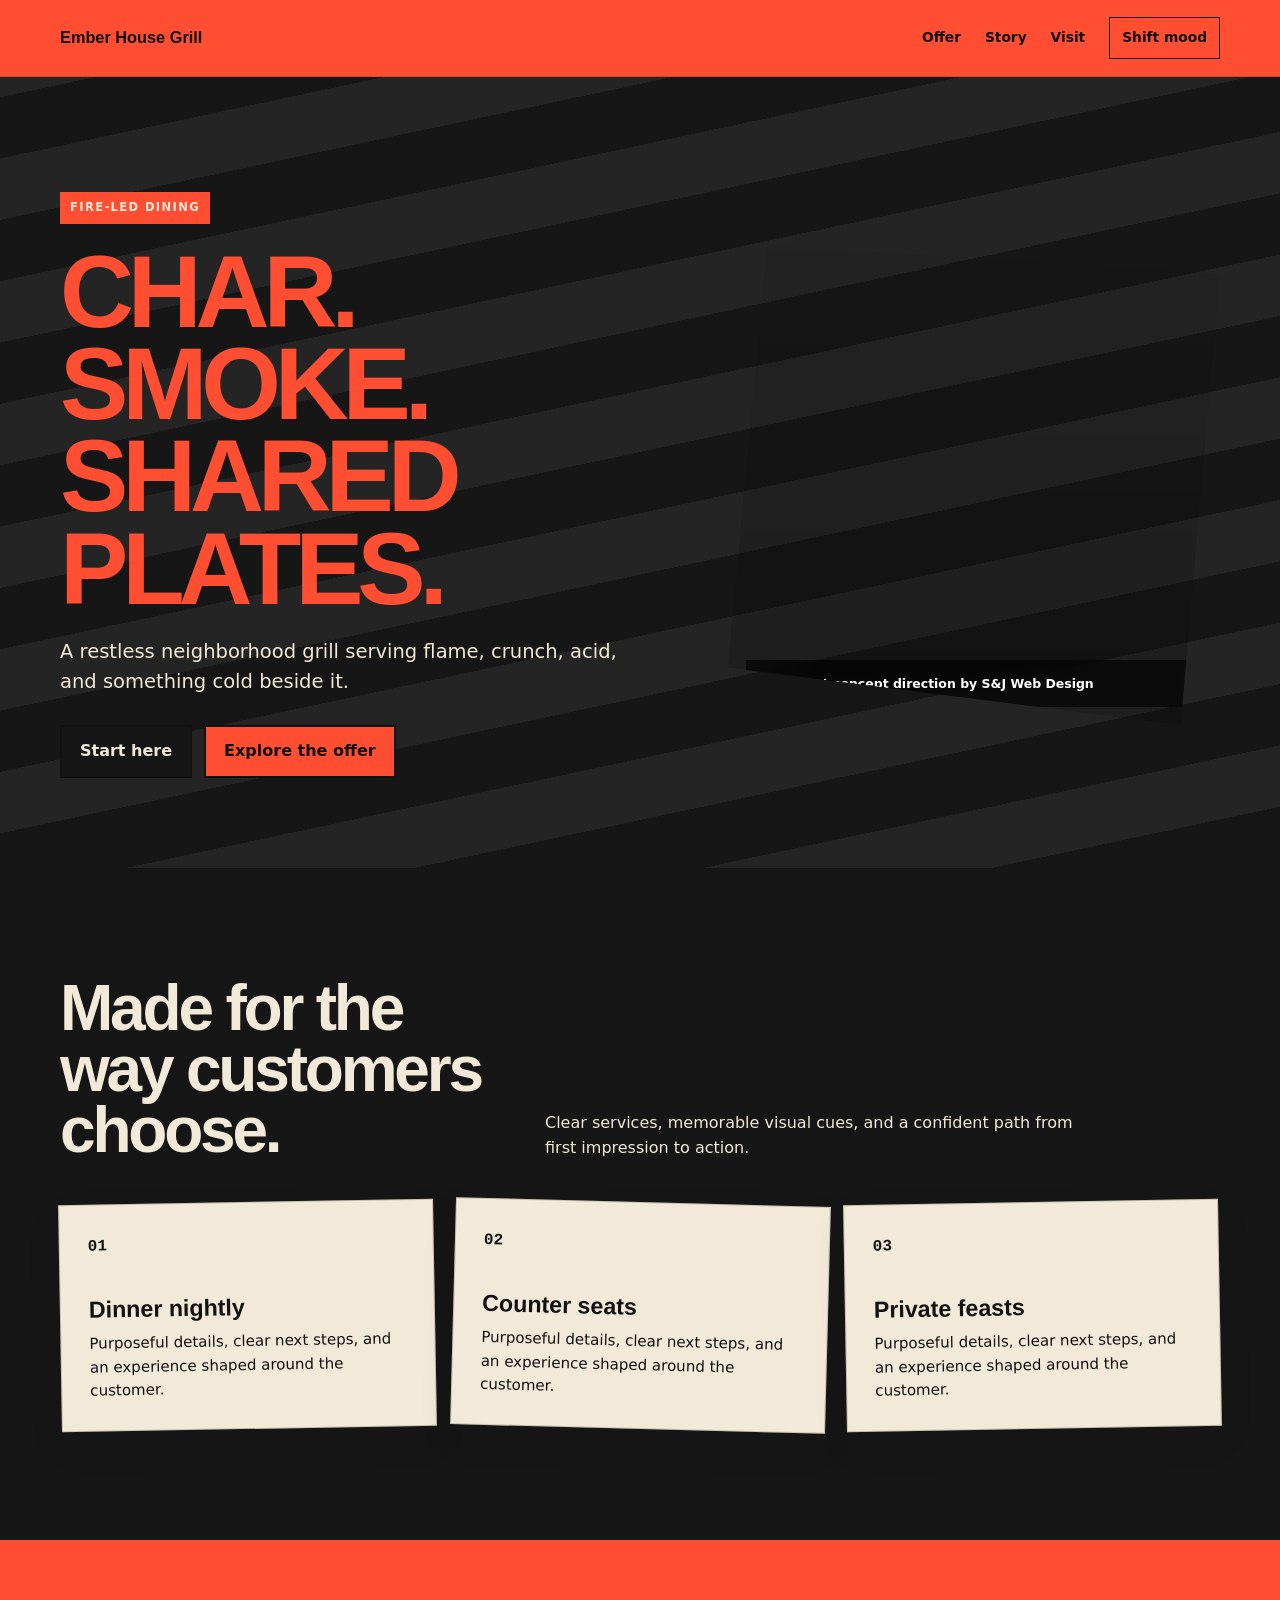
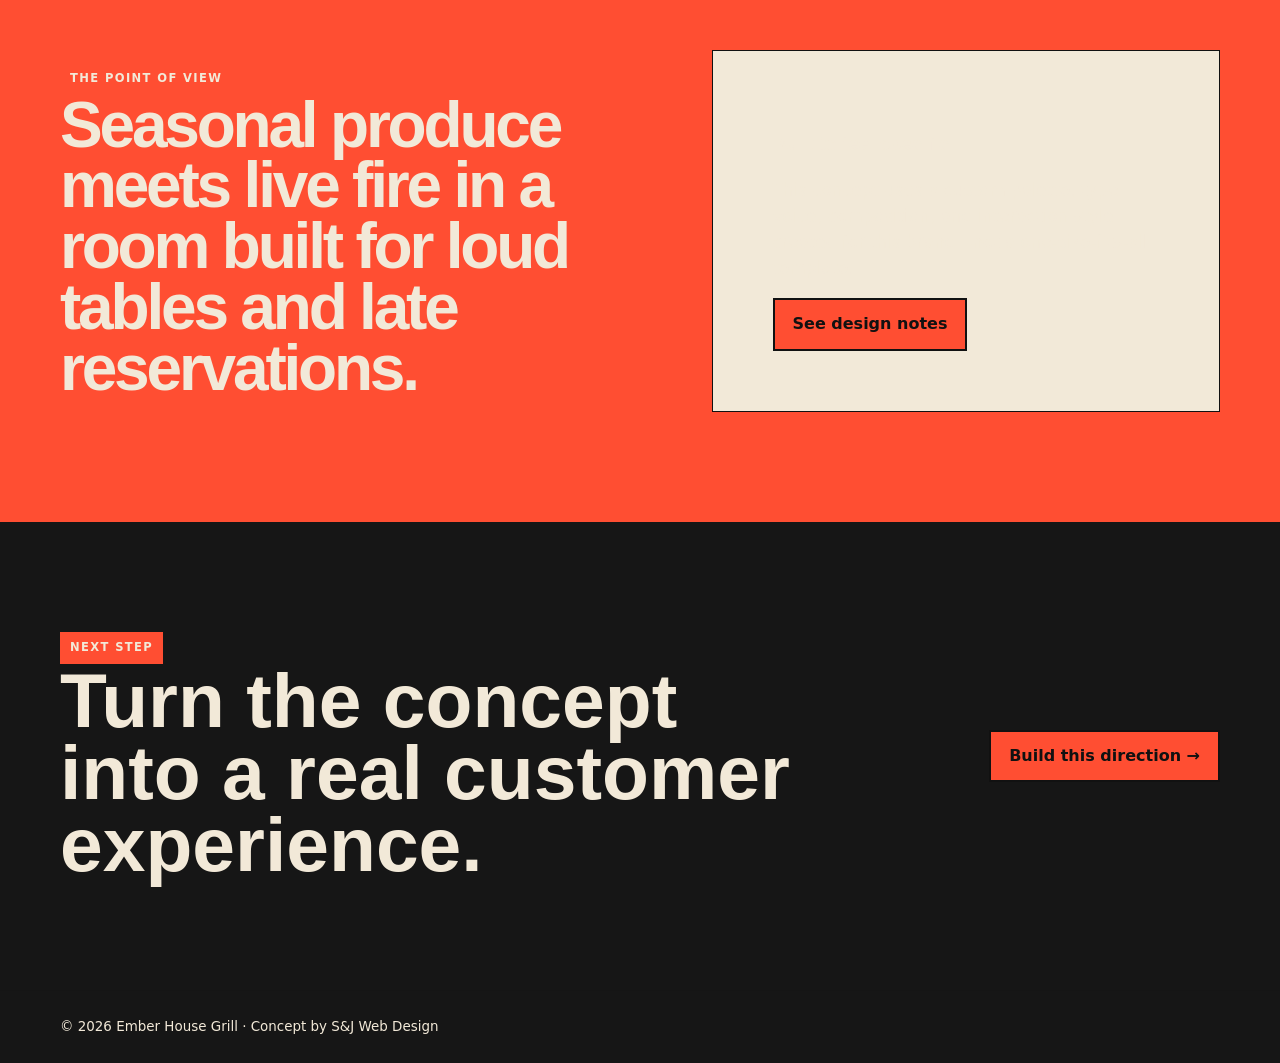
<file: concepts/Ember_House_Grill/index.html>
<!doctype html>
<html lang="en"><head><meta charset="utf-8"><meta name="viewport" content="width=device-width,initial-scale=1,viewport-fit=cover"><meta name="description" content="A restless neighborhood grill serving flame, crunch, acid, and something cold beside it."><title>Ember House Grill</title>
<style>
:root{--primary:#161616;--accent:#ff4e32;--pop:#45e8ff;--bg:#f2e9d8;--ink:#111111;--paper:#fff;--line:color-mix(in srgb,var(--ink) 18%,transparent)}
*{box-sizing:border-box}html{scroll-behavior:smooth}body{margin:0;color:var(--ink);background:var(--bg);font-family:Impact, "Arial Narrow", sans-serif;line-height:1.55}body.mood{--bg:#111111;--ink:#f2e9d8;--line:color-mix(in srgb,var(--bg) 28%,transparent)}a{color:inherit;text-decoration:none}button{font:inherit}.wrap{width:min(1160px,calc(100% - 32px));margin:auto}.site-header{position:sticky;top:0;z-index:20;background:color-mix(in srgb,var(--bg) 88%,transparent);border-bottom:1px solid var(--line);backdrop-filter:blur(15px)}nav{display:flex;min-height:76px;align-items:center;justify-content:space-between;gap:24px}.wordmark{font-weight:900;font-size:1.02rem}.navlinks{display:flex;align-items:center;gap:24px;font-family:ui-sans-serif,system-ui,sans-serif;font-size:.86rem;font-weight:800}.menu{display:none}.mood-button{padding:9px 12px;color:var(--ink);background:var(--accent);border:1px solid var(--ink);cursor:pointer;font-weight:900}.hero{position:relative;padding:clamp(70px,9vw,132px) 0 90px}.hero-grid{display:grid;grid-template-columns:1.08fr .92fr;align-items:center;gap:clamp(36px,7vw,90px)}.kicker{display:inline-block;padding:7px 10px;background:var(--accent);font-family:ui-sans-serif,system-ui,sans-serif;font-size:.72rem;font-weight:900;letter-spacing:.12em;text-transform:uppercase}h1{max-width:850px;margin:22px 0;font-size:clamp(3.2rem,8vw,7rem);line-height:.9;letter-spacing:-.06em}.intro{max-width:620px;font-family:ui-sans-serif,system-ui,sans-serif;font-size:clamp(1rem,2vw,1.22rem)}.actions{display:flex;flex-wrap:wrap;gap:12px;margin-top:28px}.button{display:inline-flex;min-height:48px;align-items:center;justify-content:center;padding:12px 18px;color:var(--bg);background:var(--primary);border:2px solid var(--ink);font-family:ui-sans-serif,system-ui,sans-serif;font-weight:900;cursor:pointer}.button.alt{color:var(--ink);background:var(--accent)}.photo{position:relative;min-height:480px;background:linear-gradient(0deg,rgba(0,0,0,.18),rgba(0,0,0,.04)),url("https://images.unsplash.com/photo-1544025162-d76694265947?auto=format&fit=crop&w=1400&q=82") center/cover;box-shadow:0 24px 60px color-mix(in srgb,var(--primary) 25%,transparent)}.photo-label{position:absolute;right:18px;bottom:18px;left:18px;padding:14px 16px;color:white;background:rgba(0,0,0,.62);font-family:ui-sans-serif,system-ui,sans-serif;font-size:.78rem;font-weight:800;backdrop-filter:blur(8px)}section{padding:clamp(68px,9vw,110px) 0}.section-head{display:grid;grid-template-columns:.8fr 1.2fr;align-items:end;gap:35px;margin-bottom:42px}.section-title{margin:0;font-size:clamp(2.4rem,5vw,4.8rem);line-height:.95;letter-spacing:-.05em}.section-head p{max-width:540px;margin:0;font-family:ui-sans-serif,system-ui,sans-serif}.cards{display:grid;grid-template-columns:repeat(3,1fr);gap:18px}.card{padding:28px;background:color-mix(in srgb,var(--paper) 76%,var(--bg));border:1px solid var(--line);box-shadow:0 14px 35px color-mix(in srgb,var(--ink) 9%,transparent)}.card>span{font-family:ui-monospace,monospace;font-weight:900;color:var(--primary)}.card h3{margin:38px 0 10px;font-size:1.45rem;line-height:1.1}.card p{margin:0;font-family:ui-sans-serif,system-ui,sans-serif;font-size:.94rem}.story{background:var(--accent)}.story-grid{display:grid;grid-template-columns:1.1fr .9fr;align-items:center;gap:30px}.story-panel{padding:clamp(28px,5vw,60px);background:var(--bg);border:1px solid var(--ink)}.story-panel p{font-family:ui-sans-serif,system-ui,sans-serif;font-size:1.05rem}.details{max-height:0;overflow:hidden;opacity:0;transition:max-height .35s,opacity .35s}.details.open{max-height:180px;opacity:1}.contact{color:var(--bg);background:var(--primary)}.contact-grid{display:grid;grid-template-columns:1fr auto;align-items:center;gap:28px}.contact h2{max-width:760px;margin:0;font-size:clamp(2.5rem,6vw,5.5rem);line-height:.94}.contact .button{color:var(--ink);background:var(--accent)}footer{padding:26px 0;border-top:1px solid var(--line);font-family:ui-sans-serif,system-ui,sans-serif;font-size:.84rem}
.v4{}body{background:var(--primary);color:var(--bg)}.site-header{background:var(--accent);color:var(--ink)}.hero{background:repeating-linear-gradient(-12deg,var(--primary) 0 60px,#242424 60px 120px)}h1{color:var(--accent);text-transform:uppercase}.photo{clip-path:polygon(8% 0,100% 6%,92% 100%,0 88%)}.card{background:var(--bg);color:var(--ink);transform:rotate(-1deg)}.card:nth-child(2){transform:rotate(1.5deg)}
@media(max-width:820px){.navlinks{position:absolute;top:100%;right:0;left:0;display:none;padding:16px;background:var(--bg);border-bottom:1px solid var(--line);flex-direction:column;align-items:stretch}.navlinks.open{display:flex}.navlinks a,.navlinks button{min-height:48px}.menu{display:grid;width:48px;height:48px;place-items:center;color:var(--ink);background:var(--accent);border:1px solid var(--ink);cursor:pointer}.hero-grid,.section-head,.story-grid,.contact-grid{grid-template-columns:1fr}.hero-copy,.photo{order:initial}.photo{min-height:360px;clip-path:none!important;transform:none!important}.cards{grid-template-columns:1fr!important}.card{transform:none!important}.contact-grid{align-items:start}.contact .button{width:100%}.hero{padding-top:58px}h1{font-size:clamp(3rem,15vw,5.2rem)}}
@media(max-width:520px){.wrap{width:min(calc(100% - 22px),1160px)}nav{min-height:68px}.wordmark{max-width:210px}.hero{padding-bottom:60px}.photo{min-height:300px}.actions,.actions .button{width:100%}section{padding:60px 0}.story-panel{padding:24px}.section-head{gap:18px}.mood-button{width:100%}}
@media(prefers-reduced-motion:reduce){html{scroll-behavior:auto}.details{transition:none}}
</style></head>
<body class="v4"><header class="site-header"><nav class="wrap"><a class="wordmark" href="#top">Ember House Grill</a><button class="menu" type="button" aria-expanded="false" aria-controls="navlinks" aria-label="Open menu">MENU</button><div class="navlinks" id="navlinks"><a href="#offer">Offer</a><a href="#story">Story</a><a href="#visit">Visit</a><button class="mood-button" type="button" aria-pressed="false">Shift mood</button></div></nav></header>
<main id="top"><section class="hero"><div class="wrap hero-grid"><div class="hero-copy"><span class="kicker">Fire-led dining</span><h1>CHAR. SMOKE. SHARED PLATES.</h1><p class="intro">A restless neighborhood grill serving flame, crunch, acid, and something cold beside it.</p><div class="actions"><a class="button" href="#visit">Start here</a><a class="button alt" href="#offer">Explore the offer</a></div></div><div class="photo" role="img" aria-label="Ember House Grill concept photography"><span class="photo-label">A distinct concept direction by S&amp;J Web Design</span></div></div></section>
<section id="offer"><div class="wrap"><div class="section-head"><h2 class="section-title">Made for the way customers choose.</h2><p>Clear services, memorable visual cues, and a confident path from first impression to action.</p></div><div class="cards"><article class="card"><span>01</span><h3>Dinner nightly</h3><p>Purposeful details, clear next steps, and an experience shaped around the customer.</p></article><article class="card"><span>02</span><h3>Counter seats</h3><p>Purposeful details, clear next steps, and an experience shaped around the customer.</p></article><article class="card"><span>03</span><h3>Private feasts</h3><p>Purposeful details, clear next steps, and an experience shaped around the customer.</p></article></div></div></section>
<section class="story" id="story"><div class="wrap story-grid"><div><span class="kicker">The point of view</span><h2 class="section-title">Seasonal produce meets live fire in a room built for loud tables and late reservations.</h2></div><div class="story-panel"><h3>Built to feel specific</h3><p>This concept uses a custom palette, type voice, composition, and interaction style created for this brand—not a one-size-fits-all template.</p><button class="button alt detail-toggle" type="button" aria-expanded="false">See design notes</button><div class="details"><p>Responsive from phone to desktop, with keyboard-friendly navigation, strong contrast, and reduced-motion support.</p></div></div></div></section>
<section class="contact" id="visit"><div class="wrap contact-grid"><div><span class="kicker">Next step</span><h2>Turn the concept into a real customer experience.</h2></div><a class="button" href="mailto:s.j.webdesign.contact@gmail.com?subject=Ember%20House%20Grill%20concept">Build this direction →</a></div></section></main>
<footer><div class="wrap">© <span id="year"></span> Ember House Grill · Concept by S&amp;J Web Design</div></footer>
<script>
const menu=document.querySelector('.menu'),links=document.querySelector('.navlinks');menu.addEventListener('click',()=>{const open=menu.getAttribute('aria-expanded')==='true';menu.setAttribute('aria-expanded',String(!open));menu.textContent=open?'MENU':'CLOSE';links.classList.toggle('open')});links.querySelectorAll('a').forEach(link=>link.addEventListener('click',()=>{links.classList.remove('open');menu.setAttribute('aria-expanded','false');menu.textContent='MENU'}));document.querySelector('.mood-button').addEventListener('click',event=>{document.body.classList.toggle('mood');event.currentTarget.setAttribute('aria-pressed',String(document.body.classList.contains('mood')))});document.querySelector('.detail-toggle').addEventListener('click',event=>{const panel=document.querySelector('.details'),open=panel.classList.toggle('open');event.currentTarget.setAttribute('aria-expanded',String(open));event.currentTarget.textContent=open?'Hide design notes':'See design notes'});document.getElementById('year').textContent=new Date().getFullYear();
</script></body></html>
</file>
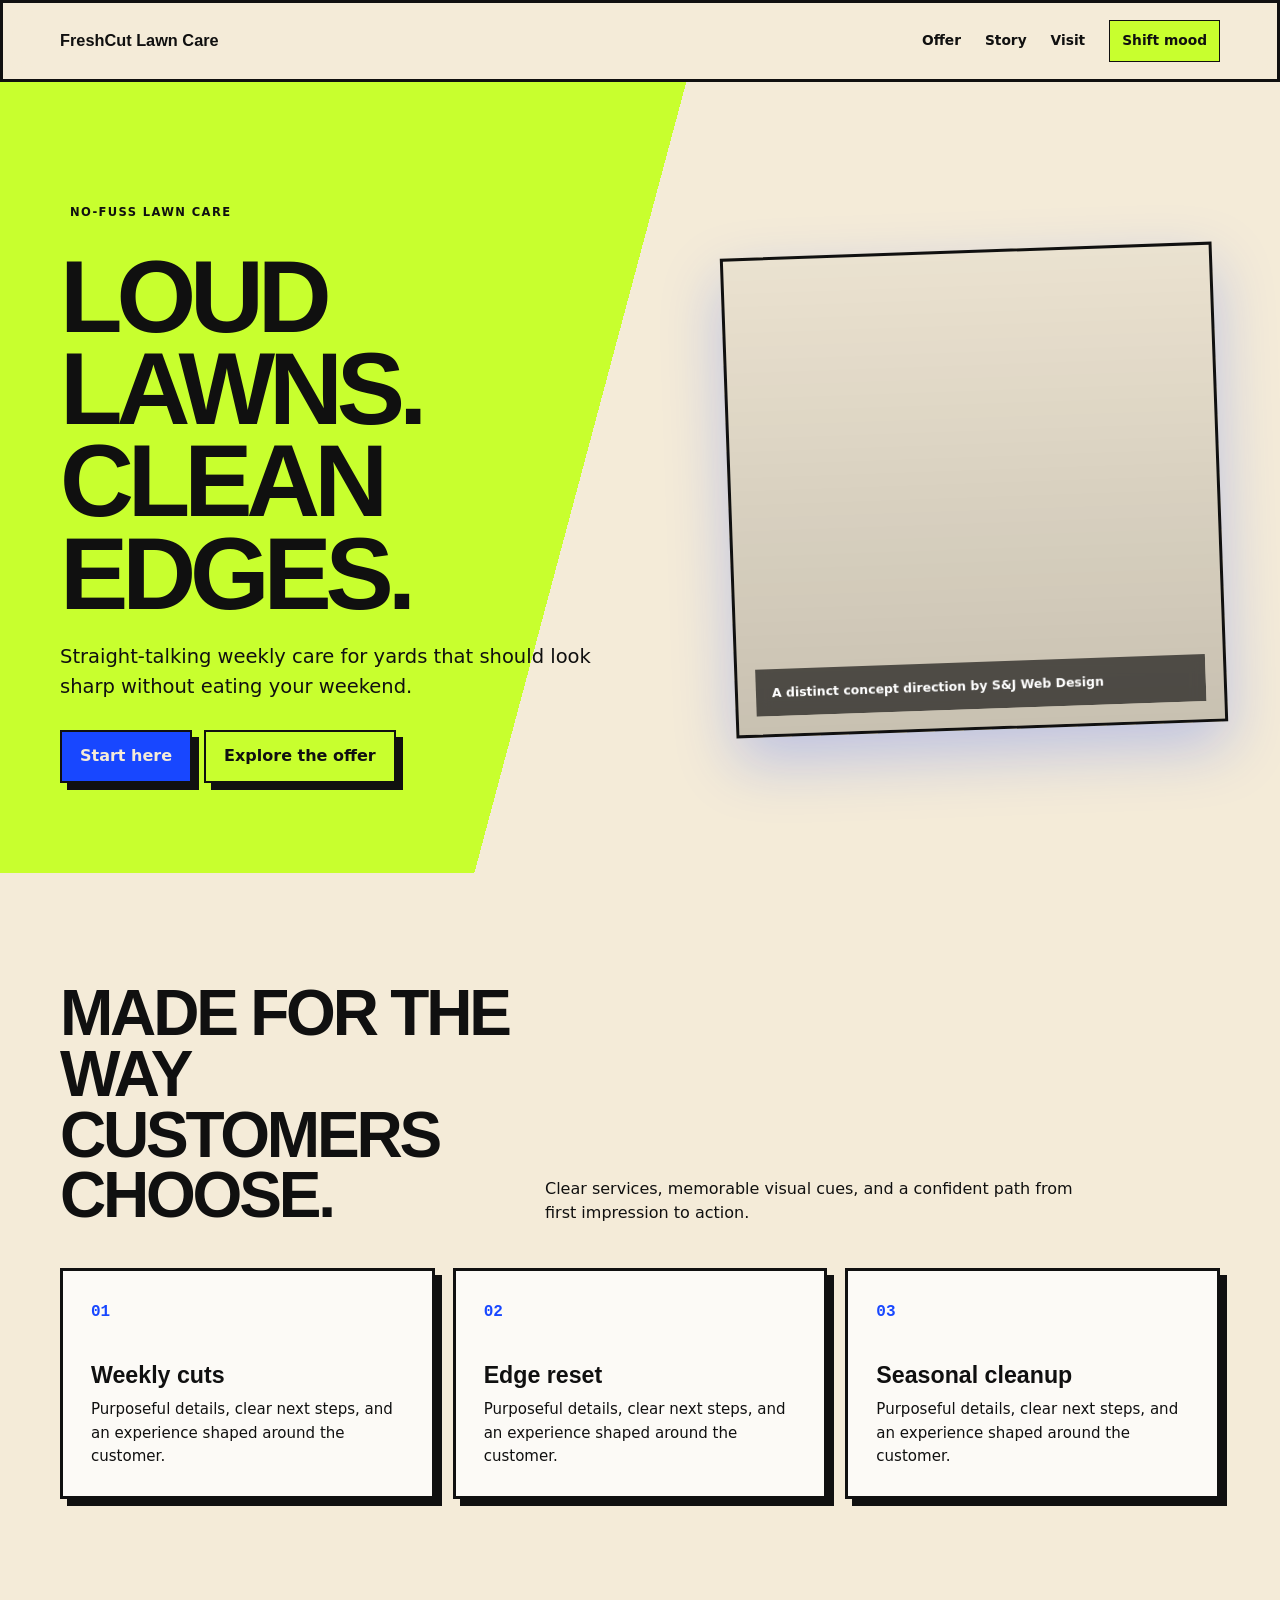
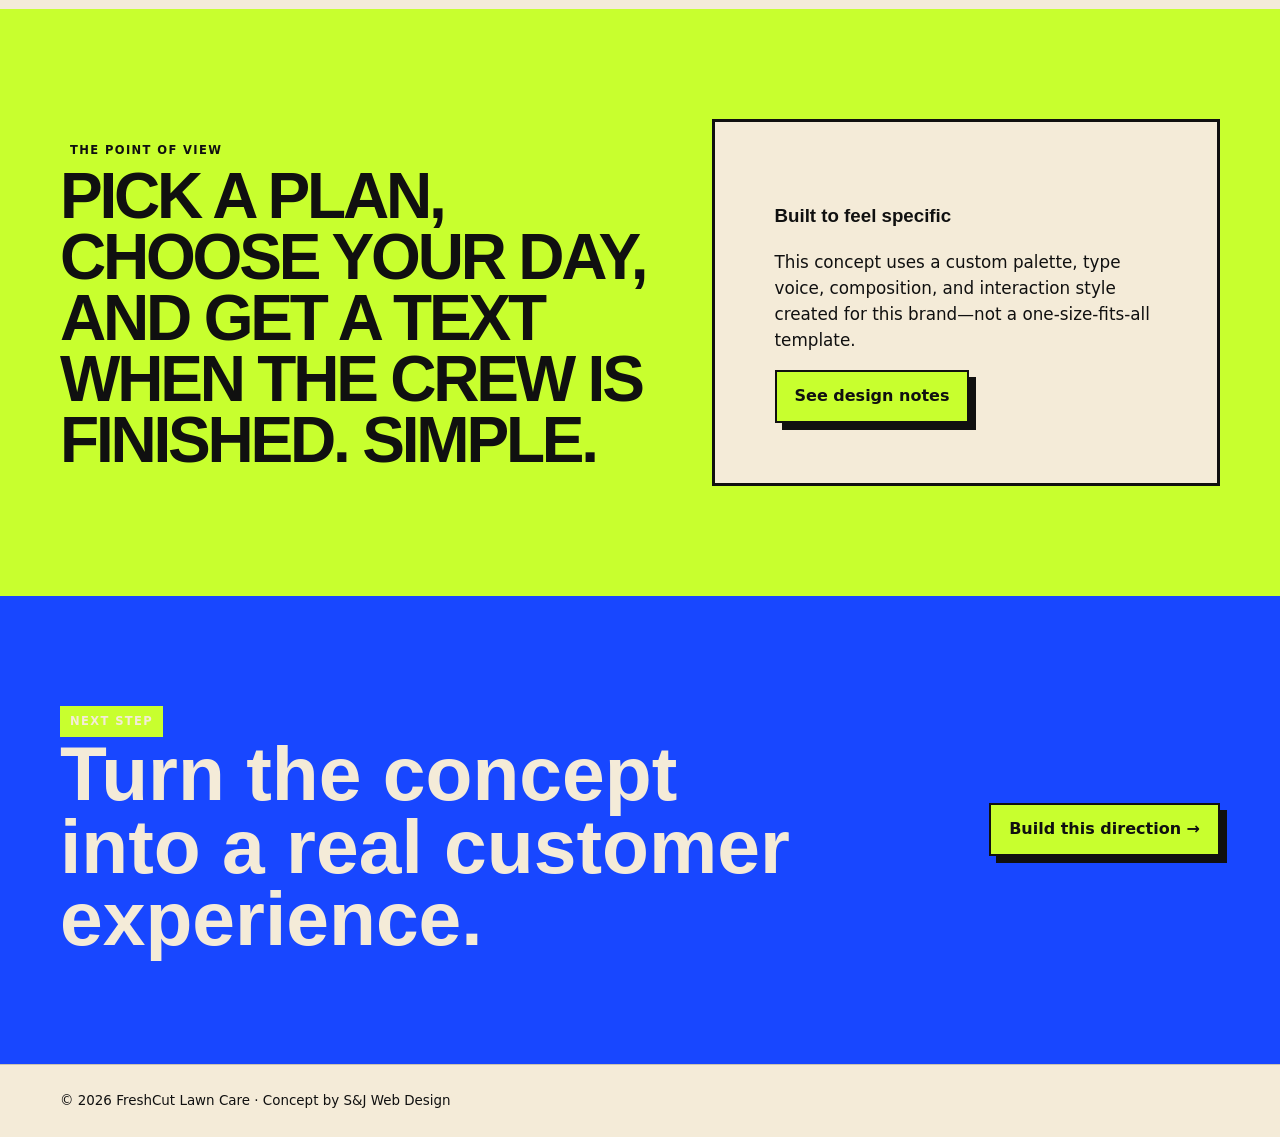
<file: concepts/FreshCut_Lawn_Care/index.html>
<!doctype html>
<html lang="en"><head><meta charset="utf-8"><meta name="viewport" content="width=device-width,initial-scale=1,viewport-fit=cover"><meta name="description" content="Straight-talking weekly care for yards that should look sharp without eating your weekend."><title>FreshCut Lawn Care</title>
<style>
:root{--primary:#1847ff;--accent:#c8ff2e;--pop:#ff6b35;--bg:#f4ebd8;--ink:#101010;--paper:#fff;--line:color-mix(in srgb,var(--ink) 18%,transparent)}
*{box-sizing:border-box}html{scroll-behavior:smooth}body{margin:0;color:var(--ink);background:var(--bg);font-family:Arial Black, Impact, sans-serif;line-height:1.55}body.mood{--bg:#101010;--ink:#f4ebd8;--line:color-mix(in srgb,var(--bg) 28%,transparent)}a{color:inherit;text-decoration:none}button{font:inherit}.wrap{width:min(1160px,calc(100% - 32px));margin:auto}.site-header{position:sticky;top:0;z-index:20;background:color-mix(in srgb,var(--bg) 88%,transparent);border-bottom:1px solid var(--line);backdrop-filter:blur(15px)}nav{display:flex;min-height:76px;align-items:center;justify-content:space-between;gap:24px}.wordmark{font-weight:900;font-size:1.02rem}.navlinks{display:flex;align-items:center;gap:24px;font-family:ui-sans-serif,system-ui,sans-serif;font-size:.86rem;font-weight:800}.menu{display:none}.mood-button{padding:9px 12px;color:var(--ink);background:var(--accent);border:1px solid var(--ink);cursor:pointer;font-weight:900}.hero{position:relative;padding:clamp(70px,9vw,132px) 0 90px}.hero-grid{display:grid;grid-template-columns:1.08fr .92fr;align-items:center;gap:clamp(36px,7vw,90px)}.kicker{display:inline-block;padding:7px 10px;background:var(--accent);font-family:ui-sans-serif,system-ui,sans-serif;font-size:.72rem;font-weight:900;letter-spacing:.12em;text-transform:uppercase}h1{max-width:850px;margin:22px 0;font-size:clamp(3.2rem,8vw,7rem);line-height:.9;letter-spacing:-.06em}.intro{max-width:620px;font-family:ui-sans-serif,system-ui,sans-serif;font-size:clamp(1rem,2vw,1.22rem)}.actions{display:flex;flex-wrap:wrap;gap:12px;margin-top:28px}.button{display:inline-flex;min-height:48px;align-items:center;justify-content:center;padding:12px 18px;color:var(--bg);background:var(--primary);border:2px solid var(--ink);font-family:ui-sans-serif,system-ui,sans-serif;font-weight:900;cursor:pointer}.button.alt{color:var(--ink);background:var(--accent)}.photo{position:relative;min-height:480px;background:linear-gradient(0deg,rgba(0,0,0,.18),rgba(0,0,0,.04)),url("https://images.unsplash.com/photo-1558904541-efa843a96f01?auto=format&fit=crop&w=1400&q=82") center/cover;box-shadow:0 24px 60px color-mix(in srgb,var(--primary) 25%,transparent)}.photo-label{position:absolute;right:18px;bottom:18px;left:18px;padding:14px 16px;color:white;background:rgba(0,0,0,.62);font-family:ui-sans-serif,system-ui,sans-serif;font-size:.78rem;font-weight:800;backdrop-filter:blur(8px)}section{padding:clamp(68px,9vw,110px) 0}.section-head{display:grid;grid-template-columns:.8fr 1.2fr;align-items:end;gap:35px;margin-bottom:42px}.section-title{margin:0;font-size:clamp(2.4rem,5vw,4.8rem);line-height:.95;letter-spacing:-.05em}.section-head p{max-width:540px;margin:0;font-family:ui-sans-serif,system-ui,sans-serif}.cards{display:grid;grid-template-columns:repeat(3,1fr);gap:18px}.card{padding:28px;background:color-mix(in srgb,var(--paper) 76%,var(--bg));border:1px solid var(--line);box-shadow:0 14px 35px color-mix(in srgb,var(--ink) 9%,transparent)}.card>span{font-family:ui-monospace,monospace;font-weight:900;color:var(--primary)}.card h3{margin:38px 0 10px;font-size:1.45rem;line-height:1.1}.card p{margin:0;font-family:ui-sans-serif,system-ui,sans-serif;font-size:.94rem}.story{background:var(--accent)}.story-grid{display:grid;grid-template-columns:1.1fr .9fr;align-items:center;gap:30px}.story-panel{padding:clamp(28px,5vw,60px);background:var(--bg);border:1px solid var(--ink)}.story-panel p{font-family:ui-sans-serif,system-ui,sans-serif;font-size:1.05rem}.details{max-height:0;overflow:hidden;opacity:0;transition:max-height .35s,opacity .35s}.details.open{max-height:180px;opacity:1}.contact{color:var(--bg);background:var(--primary)}.contact-grid{display:grid;grid-template-columns:1fr auto;align-items:center;gap:28px}.contact h2{max-width:760px;margin:0;font-size:clamp(2.5rem,6vw,5.5rem);line-height:.94}.contact .button{color:var(--ink);background:var(--accent)}footer{padding:26px 0;border-top:1px solid var(--line);font-family:ui-sans-serif,system-ui,sans-serif;font-size:.84rem}
.v2{}*{border-radius:0!important}.site-header,.card,.photo,.story-panel{border:3px solid var(--ink)}.button,.card{box-shadow:7px 7px 0 var(--ink)}.hero{background:linear-gradient(105deg,var(--accent) 0 46%,var(--bg) 46%)}h1,.section-title{text-transform:uppercase}.photo{transform:rotate(-2deg)}
@media(max-width:820px){.navlinks{position:absolute;top:100%;right:0;left:0;display:none;padding:16px;background:var(--bg);border-bottom:1px solid var(--line);flex-direction:column;align-items:stretch}.navlinks.open{display:flex}.navlinks a,.navlinks button{min-height:48px}.menu{display:grid;width:48px;height:48px;place-items:center;color:var(--ink);background:var(--accent);border:1px solid var(--ink);cursor:pointer}.hero-grid,.section-head,.story-grid,.contact-grid{grid-template-columns:1fr}.hero-copy,.photo{order:initial}.photo{min-height:360px;clip-path:none!important;transform:none!important}.cards{grid-template-columns:1fr!important}.card{transform:none!important}.contact-grid{align-items:start}.contact .button{width:100%}.hero{padding-top:58px}h1{font-size:clamp(3rem,15vw,5.2rem)}}
@media(max-width:520px){.wrap{width:min(calc(100% - 22px),1160px)}nav{min-height:68px}.wordmark{max-width:210px}.hero{padding-bottom:60px}.photo{min-height:300px}.actions,.actions .button{width:100%}section{padding:60px 0}.story-panel{padding:24px}.section-head{gap:18px}.mood-button{width:100%}}
@media(prefers-reduced-motion:reduce){html{scroll-behavior:auto}.details{transition:none}}
</style></head>
<body class="v2"><header class="site-header"><nav class="wrap"><a class="wordmark" href="#top">FreshCut Lawn Care</a><button class="menu" type="button" aria-expanded="false" aria-controls="navlinks" aria-label="Open menu">MENU</button><div class="navlinks" id="navlinks"><a href="#offer">Offer</a><a href="#story">Story</a><a href="#visit">Visit</a><button class="mood-button" type="button" aria-pressed="false">Shift mood</button></div></nav></header>
<main id="top"><section class="hero"><div class="wrap hero-grid"><div class="hero-copy"><span class="kicker">No-fuss lawn care</span><h1>LOUD LAWNS. CLEAN EDGES.</h1><p class="intro">Straight-talking weekly care for yards that should look sharp without eating your weekend.</p><div class="actions"><a class="button" href="#visit">Start here</a><a class="button alt" href="#offer">Explore the offer</a></div></div><div class="photo" role="img" aria-label="FreshCut Lawn Care concept photography"><span class="photo-label">A distinct concept direction by S&amp;J Web Design</span></div></div></section>
<section id="offer"><div class="wrap"><div class="section-head"><h2 class="section-title">Made for the way customers choose.</h2><p>Clear services, memorable visual cues, and a confident path from first impression to action.</p></div><div class="cards"><article class="card"><span>01</span><h3>Weekly cuts</h3><p>Purposeful details, clear next steps, and an experience shaped around the customer.</p></article><article class="card"><span>02</span><h3>Edge reset</h3><p>Purposeful details, clear next steps, and an experience shaped around the customer.</p></article><article class="card"><span>03</span><h3>Seasonal cleanup</h3><p>Purposeful details, clear next steps, and an experience shaped around the customer.</p></article></div></div></section>
<section class="story" id="story"><div class="wrap story-grid"><div><span class="kicker">The point of view</span><h2 class="section-title">Pick a plan, choose your day, and get a text when the crew is finished. Simple.</h2></div><div class="story-panel"><h3>Built to feel specific</h3><p>This concept uses a custom palette, type voice, composition, and interaction style created for this brand—not a one-size-fits-all template.</p><button class="button alt detail-toggle" type="button" aria-expanded="false">See design notes</button><div class="details"><p>Responsive from phone to desktop, with keyboard-friendly navigation, strong contrast, and reduced-motion support.</p></div></div></div></section>
<section class="contact" id="visit"><div class="wrap contact-grid"><div><span class="kicker">Next step</span><h2>Turn the concept into a real customer experience.</h2></div><a class="button" href="mailto:s.j.webdesign.contact@gmail.com?subject=FreshCut%20Lawn%20Care%20concept">Build this direction →</a></div></section></main>
<footer><div class="wrap">© <span id="year"></span> FreshCut Lawn Care · Concept by S&amp;J Web Design</div></footer>
<script>
const menu=document.querySelector('.menu'),links=document.querySelector('.navlinks');menu.addEventListener('click',()=>{const open=menu.getAttribute('aria-expanded')==='true';menu.setAttribute('aria-expanded',String(!open));menu.textContent=open?'MENU':'CLOSE';links.classList.toggle('open')});links.querySelectorAll('a').forEach(link=>link.addEventListener('click',()=>{links.classList.remove('open');menu.setAttribute('aria-expanded','false');menu.textContent='MENU'}));document.querySelector('.mood-button').addEventListener('click',event=>{document.body.classList.toggle('mood');event.currentTarget.setAttribute('aria-pressed',String(document.body.classList.contains('mood')))});document.querySelector('.detail-toggle').addEventListener('click',event=>{const panel=document.querySelector('.details'),open=panel.classList.toggle('open');event.currentTarget.setAttribute('aria-expanded',String(open));event.currentTarget.textContent=open?'Hide design notes':'See design notes'});document.getElementById('year').textContent=new Date().getFullYear();
</script></body></html>
</file>
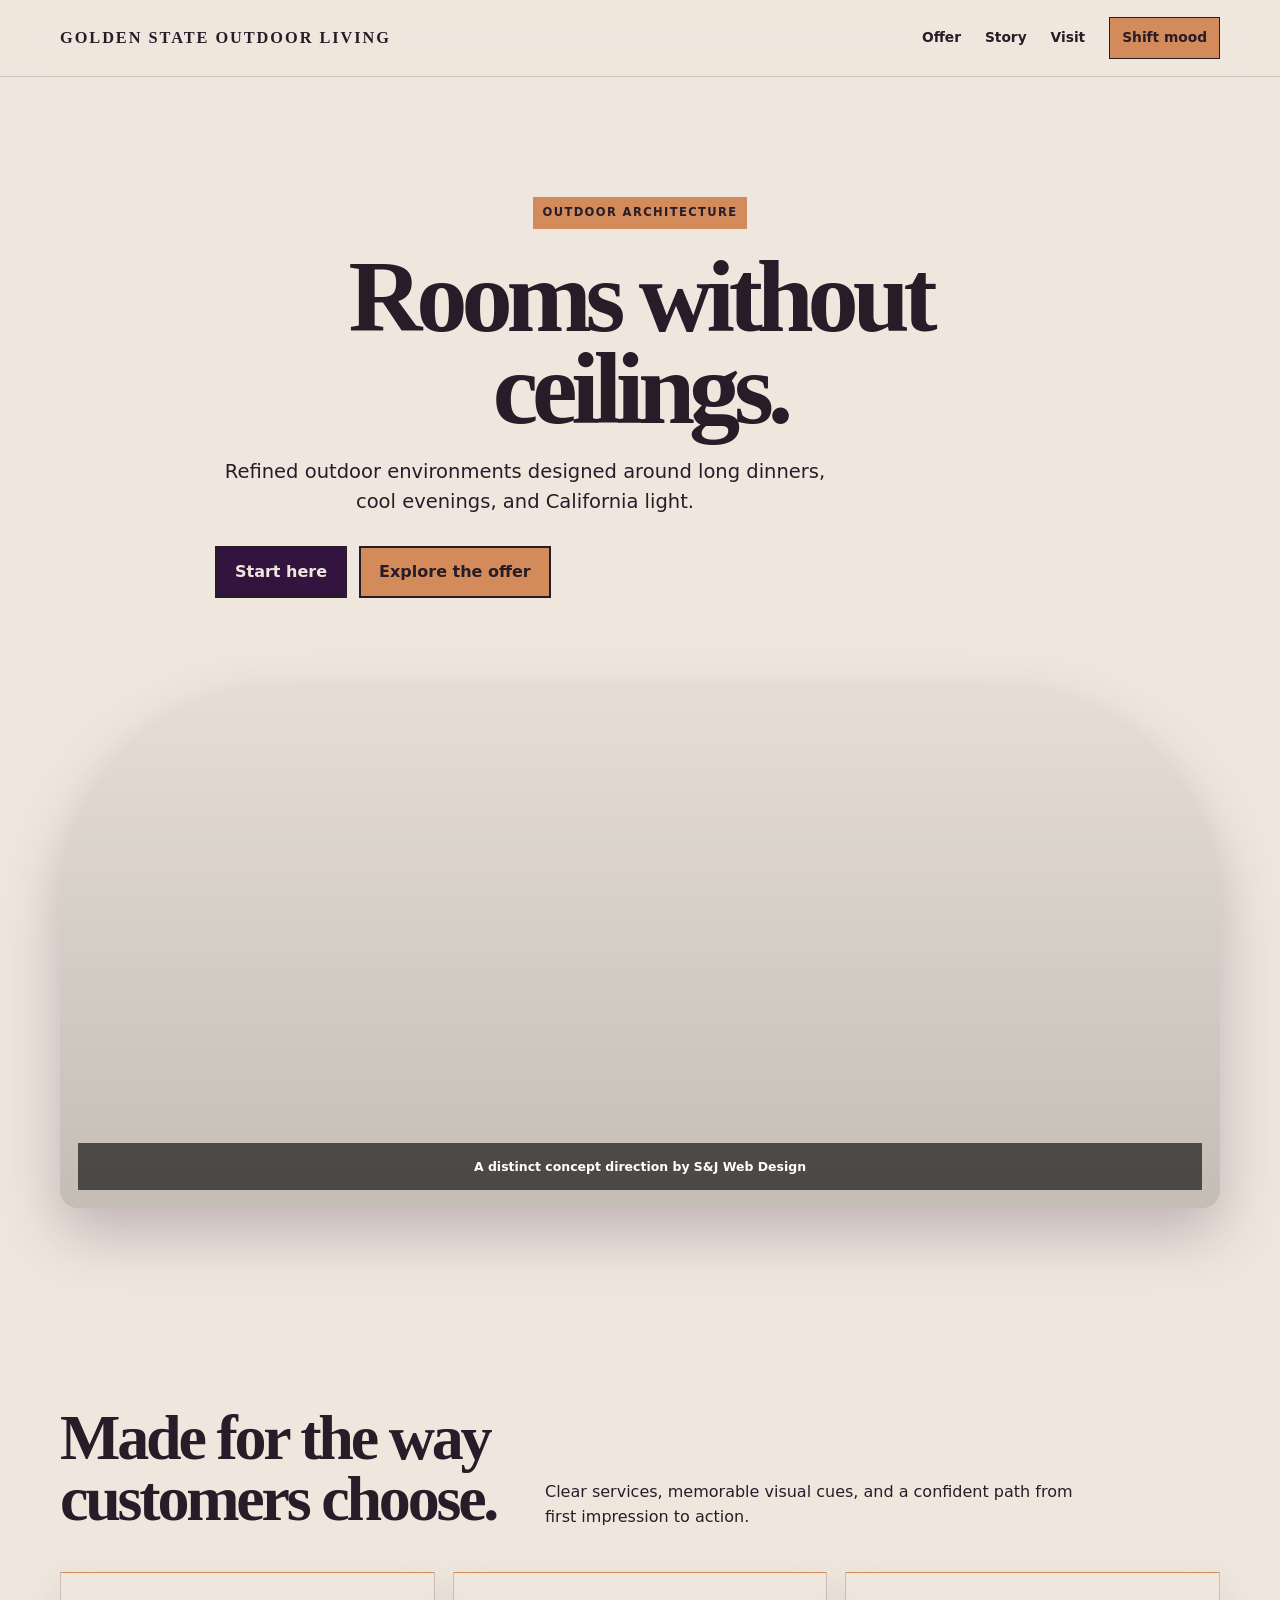
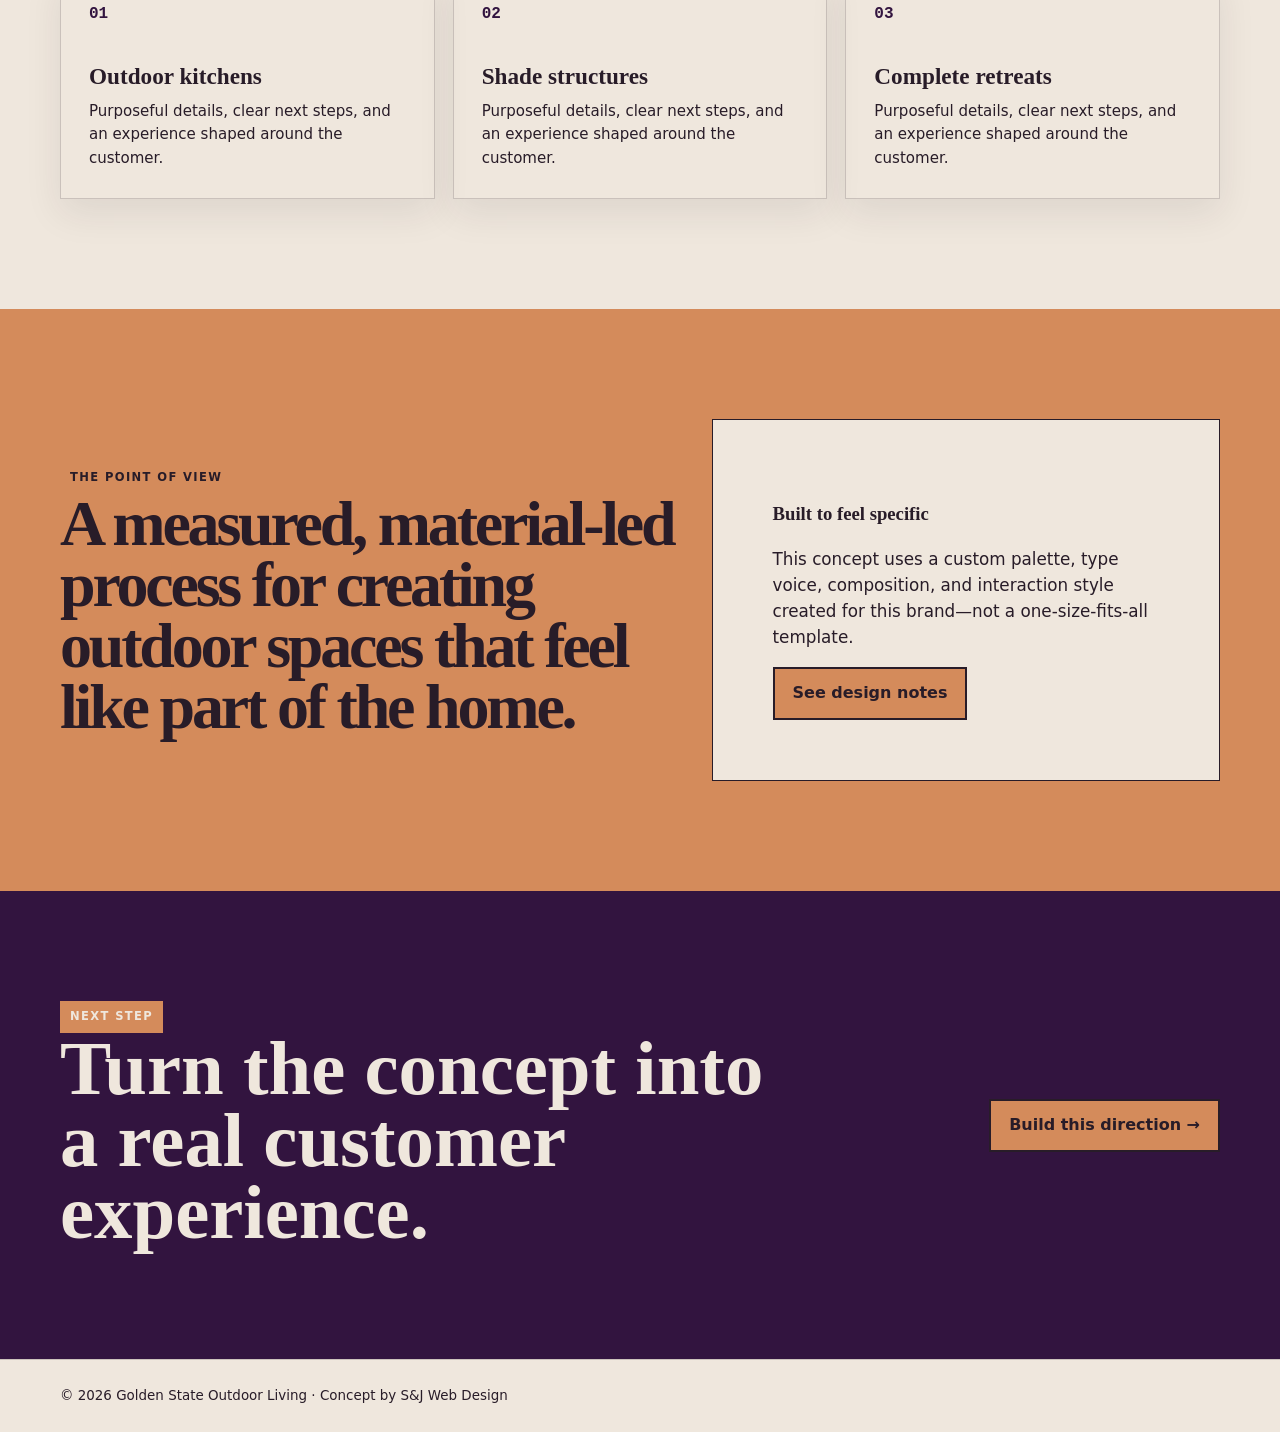
<file: concepts/Golden_State_Outdoor_Living/index.html>
<!doctype html>
<html lang="en"><head><meta charset="utf-8"><meta name="viewport" content="width=device-width,initial-scale=1,viewport-fit=cover"><meta name="description" content="Refined outdoor environments designed around long dinners, cool evenings, and California light."><title>Golden State Outdoor Living</title>
<style>
:root{--primary:#32143f;--accent:#d48b5b;--pop:#9cf2c7;--bg:#efe7dd;--ink:#281c28;--paper:#fff;--line:color-mix(in srgb,var(--ink) 18%,transparent)}
*{box-sizing:border-box}html{scroll-behavior:smooth}body{margin:0;color:var(--ink);background:var(--bg);font-family:Baskerville, Georgia, serif;line-height:1.55}body.mood{--bg:#281c28;--ink:#efe7dd;--line:color-mix(in srgb,var(--bg) 28%,transparent)}a{color:inherit;text-decoration:none}button{font:inherit}.wrap{width:min(1160px,calc(100% - 32px));margin:auto}.site-header{position:sticky;top:0;z-index:20;background:color-mix(in srgb,var(--bg) 88%,transparent);border-bottom:1px solid var(--line);backdrop-filter:blur(15px)}nav{display:flex;min-height:76px;align-items:center;justify-content:space-between;gap:24px}.wordmark{font-weight:900;font-size:1.02rem}.navlinks{display:flex;align-items:center;gap:24px;font-family:ui-sans-serif,system-ui,sans-serif;font-size:.86rem;font-weight:800}.menu{display:none}.mood-button{padding:9px 12px;color:var(--ink);background:var(--accent);border:1px solid var(--ink);cursor:pointer;font-weight:900}.hero{position:relative;padding:clamp(70px,9vw,132px) 0 90px}.hero-grid{display:grid;grid-template-columns:1.08fr .92fr;align-items:center;gap:clamp(36px,7vw,90px)}.kicker{display:inline-block;padding:7px 10px;background:var(--accent);font-family:ui-sans-serif,system-ui,sans-serif;font-size:.72rem;font-weight:900;letter-spacing:.12em;text-transform:uppercase}h1{max-width:850px;margin:22px 0;font-size:clamp(3.2rem,8vw,7rem);line-height:.9;letter-spacing:-.06em}.intro{max-width:620px;font-family:ui-sans-serif,system-ui,sans-serif;font-size:clamp(1rem,2vw,1.22rem)}.actions{display:flex;flex-wrap:wrap;gap:12px;margin-top:28px}.button{display:inline-flex;min-height:48px;align-items:center;justify-content:center;padding:12px 18px;color:var(--bg);background:var(--primary);border:2px solid var(--ink);font-family:ui-sans-serif,system-ui,sans-serif;font-weight:900;cursor:pointer}.button.alt{color:var(--ink);background:var(--accent)}.photo{position:relative;min-height:480px;background:linear-gradient(0deg,rgba(0,0,0,.18),rgba(0,0,0,.04)),url("https://images.unsplash.com/photo-1600607687920-4e2a09cf159d?auto=format&fit=crop&w=1400&q=82") center/cover;box-shadow:0 24px 60px color-mix(in srgb,var(--primary) 25%,transparent)}.photo-label{position:absolute;right:18px;bottom:18px;left:18px;padding:14px 16px;color:white;background:rgba(0,0,0,.62);font-family:ui-sans-serif,system-ui,sans-serif;font-size:.78rem;font-weight:800;backdrop-filter:blur(8px)}section{padding:clamp(68px,9vw,110px) 0}.section-head{display:grid;grid-template-columns:.8fr 1.2fr;align-items:end;gap:35px;margin-bottom:42px}.section-title{margin:0;font-size:clamp(2.4rem,5vw,4.8rem);line-height:.95;letter-spacing:-.05em}.section-head p{max-width:540px;margin:0;font-family:ui-sans-serif,system-ui,sans-serif}.cards{display:grid;grid-template-columns:repeat(3,1fr);gap:18px}.card{padding:28px;background:color-mix(in srgb,var(--paper) 76%,var(--bg));border:1px solid var(--line);box-shadow:0 14px 35px color-mix(in srgb,var(--ink) 9%,transparent)}.card>span{font-family:ui-monospace,monospace;font-weight:900;color:var(--primary)}.card h3{margin:38px 0 10px;font-size:1.45rem;line-height:1.1}.card p{margin:0;font-family:ui-sans-serif,system-ui,sans-serif;font-size:.94rem}.story{background:var(--accent)}.story-grid{display:grid;grid-template-columns:1.1fr .9fr;align-items:center;gap:30px}.story-panel{padding:clamp(28px,5vw,60px);background:var(--bg);border:1px solid var(--ink)}.story-panel p{font-family:ui-sans-serif,system-ui,sans-serif;font-size:1.05rem}.details{max-height:0;overflow:hidden;opacity:0;transition:max-height .35s,opacity .35s}.details.open{max-height:180px;opacity:1}.contact{color:var(--bg);background:var(--primary)}.contact-grid{display:grid;grid-template-columns:1fr auto;align-items:center;gap:28px}.contact h2{max-width:760px;margin:0;font-size:clamp(2.5rem,6vw,5.5rem);line-height:.94}.contact .button{color:var(--ink);background:var(--accent)}footer{padding:26px 0;border-top:1px solid var(--line);font-family:ui-sans-serif,system-ui,sans-serif;font-size:.84rem}
.v3{}.hero{padding-top:120px;text-align:center}.hero-grid{grid-template-columns:1fr}.hero-copy{max-width:900px;margin:auto}.photo{height:520px;border-radius:220px 220px 18px 18px}.cards{grid-template-columns:repeat(3,1fr)}.card{border-top:1px solid var(--accent);background:transparent}.wordmark{letter-spacing:.12em;text-transform:uppercase}
@media(max-width:820px){.navlinks{position:absolute;top:100%;right:0;left:0;display:none;padding:16px;background:var(--bg);border-bottom:1px solid var(--line);flex-direction:column;align-items:stretch}.navlinks.open{display:flex}.navlinks a,.navlinks button{min-height:48px}.menu{display:grid;width:48px;height:48px;place-items:center;color:var(--ink);background:var(--accent);border:1px solid var(--ink);cursor:pointer}.hero-grid,.section-head,.story-grid,.contact-grid{grid-template-columns:1fr}.hero-copy,.photo{order:initial}.photo{min-height:360px;clip-path:none!important;transform:none!important}.cards{grid-template-columns:1fr!important}.card{transform:none!important}.contact-grid{align-items:start}.contact .button{width:100%}.hero{padding-top:58px}h1{font-size:clamp(3rem,15vw,5.2rem)}}
@media(max-width:520px){.wrap{width:min(calc(100% - 22px),1160px)}nav{min-height:68px}.wordmark{max-width:210px}.hero{padding-bottom:60px}.photo{min-height:300px}.actions,.actions .button{width:100%}section{padding:60px 0}.story-panel{padding:24px}.section-head{gap:18px}.mood-button{width:100%}}
@media(prefers-reduced-motion:reduce){html{scroll-behavior:auto}.details{transition:none}}
</style></head>
<body class="v3"><header class="site-header"><nav class="wrap"><a class="wordmark" href="#top">Golden State Outdoor Living</a><button class="menu" type="button" aria-expanded="false" aria-controls="navlinks" aria-label="Open menu">MENU</button><div class="navlinks" id="navlinks"><a href="#offer">Offer</a><a href="#story">Story</a><a href="#visit">Visit</a><button class="mood-button" type="button" aria-pressed="false">Shift mood</button></div></nav></header>
<main id="top"><section class="hero"><div class="wrap hero-grid"><div class="hero-copy"><span class="kicker">Outdoor architecture</span><h1>Rooms without ceilings.</h1><p class="intro">Refined outdoor environments designed around long dinners, cool evenings, and California light.</p><div class="actions"><a class="button" href="#visit">Start here</a><a class="button alt" href="#offer">Explore the offer</a></div></div><div class="photo" role="img" aria-label="Golden State Outdoor Living concept photography"><span class="photo-label">A distinct concept direction by S&amp;J Web Design</span></div></div></section>
<section id="offer"><div class="wrap"><div class="section-head"><h2 class="section-title">Made for the way customers choose.</h2><p>Clear services, memorable visual cues, and a confident path from first impression to action.</p></div><div class="cards"><article class="card"><span>01</span><h3>Outdoor kitchens</h3><p>Purposeful details, clear next steps, and an experience shaped around the customer.</p></article><article class="card"><span>02</span><h3>Shade structures</h3><p>Purposeful details, clear next steps, and an experience shaped around the customer.</p></article><article class="card"><span>03</span><h3>Complete retreats</h3><p>Purposeful details, clear next steps, and an experience shaped around the customer.</p></article></div></div></section>
<section class="story" id="story"><div class="wrap story-grid"><div><span class="kicker">The point of view</span><h2 class="section-title">A measured, material-led process for creating outdoor spaces that feel like part of the home.</h2></div><div class="story-panel"><h3>Built to feel specific</h3><p>This concept uses a custom palette, type voice, composition, and interaction style created for this brand—not a one-size-fits-all template.</p><button class="button alt detail-toggle" type="button" aria-expanded="false">See design notes</button><div class="details"><p>Responsive from phone to desktop, with keyboard-friendly navigation, strong contrast, and reduced-motion support.</p></div></div></div></section>
<section class="contact" id="visit"><div class="wrap contact-grid"><div><span class="kicker">Next step</span><h2>Turn the concept into a real customer experience.</h2></div><a class="button" href="mailto:s.j.webdesign.contact@gmail.com?subject=Golden%20State%20Outdoor%20Living%20concept">Build this direction →</a></div></section></main>
<footer><div class="wrap">© <span id="year"></span> Golden State Outdoor Living · Concept by S&amp;J Web Design</div></footer>
<script>
const menu=document.querySelector('.menu'),links=document.querySelector('.navlinks');menu.addEventListener('click',()=>{const open=menu.getAttribute('aria-expanded')==='true';menu.setAttribute('aria-expanded',String(!open));menu.textContent=open?'MENU':'CLOSE';links.classList.toggle('open')});links.querySelectorAll('a').forEach(link=>link.addEventListener('click',()=>{links.classList.remove('open');menu.setAttribute('aria-expanded','false');menu.textContent='MENU'}));document.querySelector('.mood-button').addEventListener('click',event=>{document.body.classList.toggle('mood');event.currentTarget.setAttribute('aria-pressed',String(document.body.classList.contains('mood')))});document.querySelector('.detail-toggle').addEventListener('click',event=>{const panel=document.querySelector('.details'),open=panel.classList.toggle('open');event.currentTarget.setAttribute('aria-expanded',String(open));event.currentTarget.textContent=open?'Hide design notes':'See design notes'});document.getElementById('year').textContent=new Date().getFullYear();
</script></body></html>
</file>
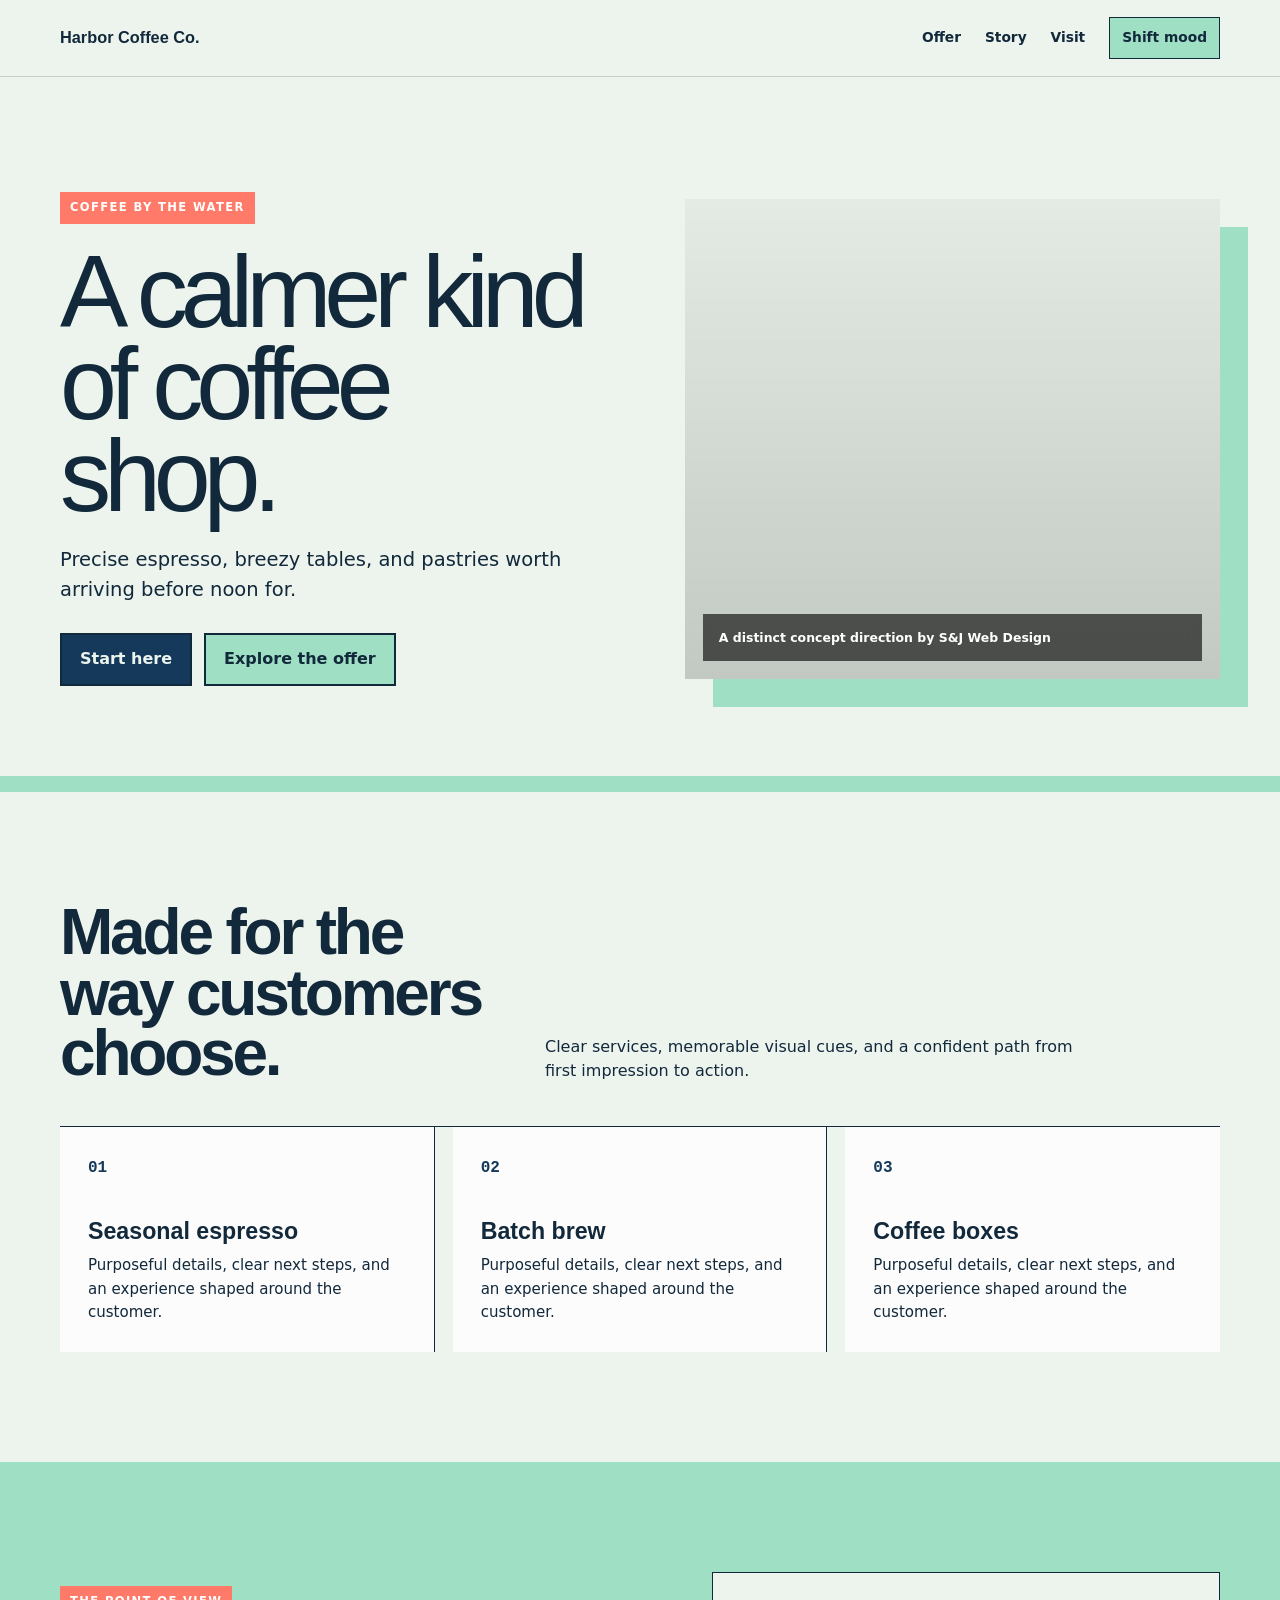
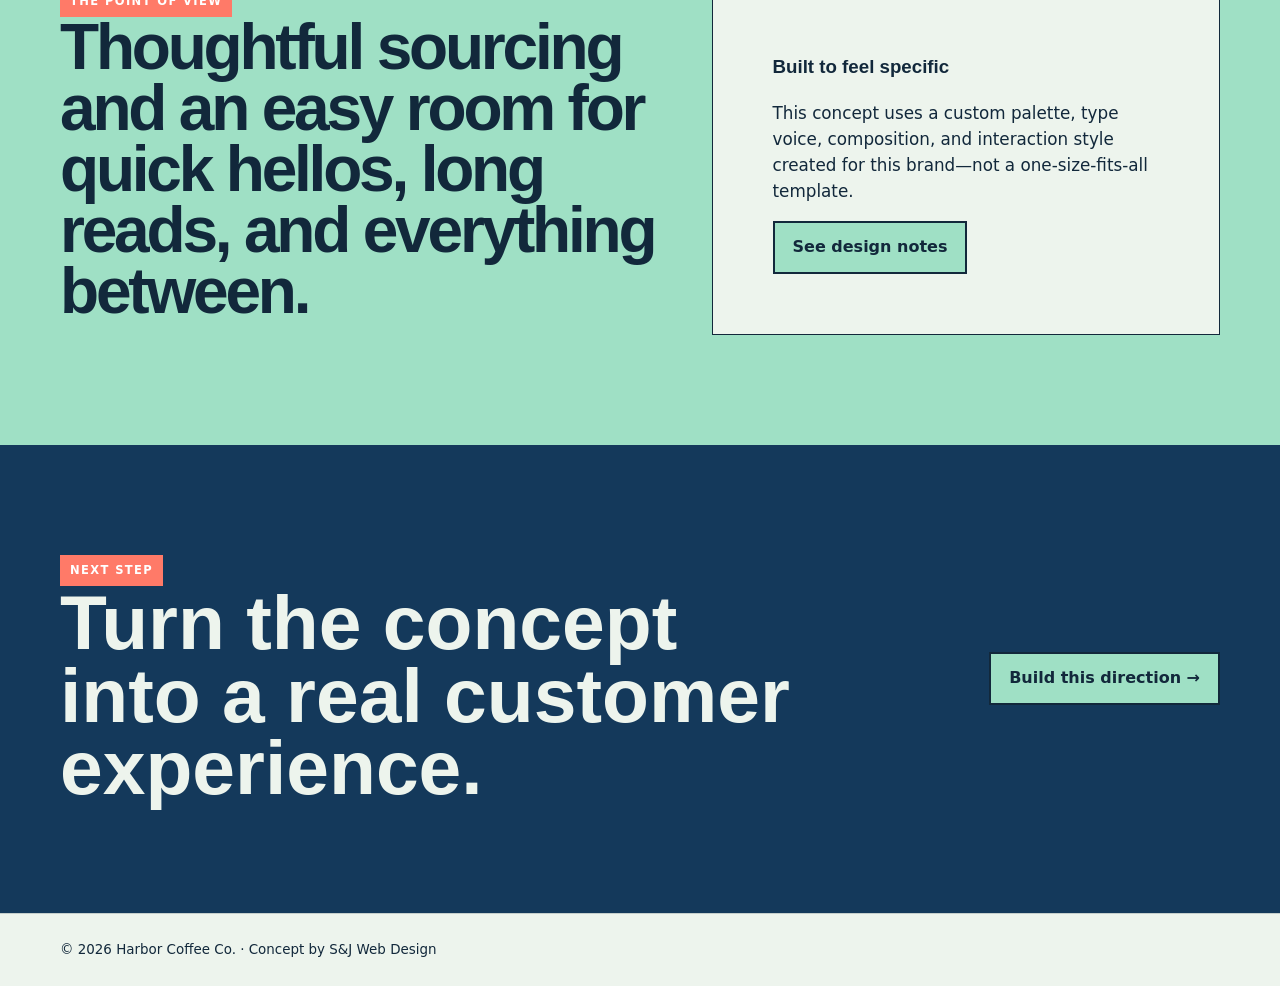
<file: concepts/Harbor_Coffee_Co/index.html>
<!doctype html>
<html lang="en"><head><meta charset="utf-8"><meta name="viewport" content="width=device-width,initial-scale=1,viewport-fit=cover"><meta name="description" content="Precise espresso, breezy tables, and pastries worth arriving before noon for."><title>Harbor Coffee Co.</title>
<style>
:root{--primary:#14395b;--accent:#9fe0c5;--pop:#ff7a68;--bg:#edf4ed;--ink:#12283b;--paper:#fff;--line:color-mix(in srgb,var(--ink) 18%,transparent)}
*{box-sizing:border-box}html{scroll-behavior:smooth}body{margin:0;color:var(--ink);background:var(--bg);font-family:Helvetica Neue, Arial, sans-serif;line-height:1.55}body.mood{--bg:#12283b;--ink:#edf4ed;--line:color-mix(in srgb,var(--bg) 28%,transparent)}a{color:inherit;text-decoration:none}button{font:inherit}.wrap{width:min(1160px,calc(100% - 32px));margin:auto}.site-header{position:sticky;top:0;z-index:20;background:color-mix(in srgb,var(--bg) 88%,transparent);border-bottom:1px solid var(--line);backdrop-filter:blur(15px)}nav{display:flex;min-height:76px;align-items:center;justify-content:space-between;gap:24px}.wordmark{font-weight:900;font-size:1.02rem}.navlinks{display:flex;align-items:center;gap:24px;font-family:ui-sans-serif,system-ui,sans-serif;font-size:.86rem;font-weight:800}.menu{display:none}.mood-button{padding:9px 12px;color:var(--ink);background:var(--accent);border:1px solid var(--ink);cursor:pointer;font-weight:900}.hero{position:relative;padding:clamp(70px,9vw,132px) 0 90px}.hero-grid{display:grid;grid-template-columns:1.08fr .92fr;align-items:center;gap:clamp(36px,7vw,90px)}.kicker{display:inline-block;padding:7px 10px;background:var(--accent);font-family:ui-sans-serif,system-ui,sans-serif;font-size:.72rem;font-weight:900;letter-spacing:.12em;text-transform:uppercase}h1{max-width:850px;margin:22px 0;font-size:clamp(3.2rem,8vw,7rem);line-height:.9;letter-spacing:-.06em}.intro{max-width:620px;font-family:ui-sans-serif,system-ui,sans-serif;font-size:clamp(1rem,2vw,1.22rem)}.actions{display:flex;flex-wrap:wrap;gap:12px;margin-top:28px}.button{display:inline-flex;min-height:48px;align-items:center;justify-content:center;padding:12px 18px;color:var(--bg);background:var(--primary);border:2px solid var(--ink);font-family:ui-sans-serif,system-ui,sans-serif;font-weight:900;cursor:pointer}.button.alt{color:var(--ink);background:var(--accent)}.photo{position:relative;min-height:480px;background:linear-gradient(0deg,rgba(0,0,0,.18),rgba(0,0,0,.04)),url("https://images.unsplash.com/photo-1495474472287-4d71bcdd2085?auto=format&fit=crop&w=1400&q=82") center/cover;box-shadow:0 24px 60px color-mix(in srgb,var(--primary) 25%,transparent)}.photo-label{position:absolute;right:18px;bottom:18px;left:18px;padding:14px 16px;color:white;background:rgba(0,0,0,.62);font-family:ui-sans-serif,system-ui,sans-serif;font-size:.78rem;font-weight:800;backdrop-filter:blur(8px)}section{padding:clamp(68px,9vw,110px) 0}.section-head{display:grid;grid-template-columns:.8fr 1.2fr;align-items:end;gap:35px;margin-bottom:42px}.section-title{margin:0;font-size:clamp(2.4rem,5vw,4.8rem);line-height:.95;letter-spacing:-.05em}.section-head p{max-width:540px;margin:0;font-family:ui-sans-serif,system-ui,sans-serif}.cards{display:grid;grid-template-columns:repeat(3,1fr);gap:18px}.card{padding:28px;background:color-mix(in srgb,var(--paper) 76%,var(--bg));border:1px solid var(--line);box-shadow:0 14px 35px color-mix(in srgb,var(--ink) 9%,transparent)}.card>span{font-family:ui-monospace,monospace;font-weight:900;color:var(--primary)}.card h3{margin:38px 0 10px;font-size:1.45rem;line-height:1.1}.card p{margin:0;font-family:ui-sans-serif,system-ui,sans-serif;font-size:.94rem}.story{background:var(--accent)}.story-grid{display:grid;grid-template-columns:1.1fr .9fr;align-items:center;gap:30px}.story-panel{padding:clamp(28px,5vw,60px);background:var(--bg);border:1px solid var(--ink)}.story-panel p{font-family:ui-sans-serif,system-ui,sans-serif;font-size:1.05rem}.details{max-height:0;overflow:hidden;opacity:0;transition:max-height .35s,opacity .35s}.details.open{max-height:180px;opacity:1}.contact{color:var(--bg);background:var(--primary)}.contact-grid{display:grid;grid-template-columns:1fr auto;align-items:center;gap:28px}.contact h2{max-width:760px;margin:0;font-size:clamp(2.5rem,6vw,5.5rem);line-height:.94}.contact .button{color:var(--ink);background:var(--accent)}footer{padding:26px 0;border-top:1px solid var(--line);font-family:ui-sans-serif,system-ui,sans-serif;font-size:.84rem}
.v7{}.hero-grid{grid-template-columns:1fr 1fr}.hero{border-bottom:16px solid var(--accent)}h1{font-weight:500;letter-spacing:-.07em}.photo{border-radius:0;box-shadow:28px 28px 0 var(--accent)}.cards{border-top:1px solid var(--ink)}.card{border:0;border-right:1px solid var(--ink);box-shadow:none;border-radius:0}.card:last-child{border-right:0}.kicker{background:var(--pop);color:white}
@media(max-width:820px){.navlinks{position:absolute;top:100%;right:0;left:0;display:none;padding:16px;background:var(--bg);border-bottom:1px solid var(--line);flex-direction:column;align-items:stretch}.navlinks.open{display:flex}.navlinks a,.navlinks button{min-height:48px}.menu{display:grid;width:48px;height:48px;place-items:center;color:var(--ink);background:var(--accent);border:1px solid var(--ink);cursor:pointer}.hero-grid,.section-head,.story-grid,.contact-grid{grid-template-columns:1fr}.hero-copy,.photo{order:initial}.photo{min-height:360px;clip-path:none!important;transform:none!important}.cards{grid-template-columns:1fr!important}.card{transform:none!important}.contact-grid{align-items:start}.contact .button{width:100%}.hero{padding-top:58px}h1{font-size:clamp(3rem,15vw,5.2rem)}}
@media(max-width:520px){.wrap{width:min(calc(100% - 22px),1160px)}nav{min-height:68px}.wordmark{max-width:210px}.hero{padding-bottom:60px}.photo{min-height:300px}.actions,.actions .button{width:100%}section{padding:60px 0}.story-panel{padding:24px}.section-head{gap:18px}.mood-button{width:100%}}
@media(prefers-reduced-motion:reduce){html{scroll-behavior:auto}.details{transition:none}}
</style></head>
<body class="v7"><header class="site-header"><nav class="wrap"><a class="wordmark" href="#top">Harbor Coffee Co.</a><button class="menu" type="button" aria-expanded="false" aria-controls="navlinks" aria-label="Open menu">MENU</button><div class="navlinks" id="navlinks"><a href="#offer">Offer</a><a href="#story">Story</a><a href="#visit">Visit</a><button class="mood-button" type="button" aria-pressed="false">Shift mood</button></div></nav></header>
<main id="top"><section class="hero"><div class="wrap hero-grid"><div class="hero-copy"><span class="kicker">Coffee by the water</span><h1>A calmer kind of coffee shop.</h1><p class="intro">Precise espresso, breezy tables, and pastries worth arriving before noon for.</p><div class="actions"><a class="button" href="#visit">Start here</a><a class="button alt" href="#offer">Explore the offer</a></div></div><div class="photo" role="img" aria-label="Harbor Coffee Co. concept photography"><span class="photo-label">A distinct concept direction by S&amp;J Web Design</span></div></div></section>
<section id="offer"><div class="wrap"><div class="section-head"><h2 class="section-title">Made for the way customers choose.</h2><p>Clear services, memorable visual cues, and a confident path from first impression to action.</p></div><div class="cards"><article class="card"><span>01</span><h3>Seasonal espresso</h3><p>Purposeful details, clear next steps, and an experience shaped around the customer.</p></article><article class="card"><span>02</span><h3>Batch brew</h3><p>Purposeful details, clear next steps, and an experience shaped around the customer.</p></article><article class="card"><span>03</span><h3>Coffee boxes</h3><p>Purposeful details, clear next steps, and an experience shaped around the customer.</p></article></div></div></section>
<section class="story" id="story"><div class="wrap story-grid"><div><span class="kicker">The point of view</span><h2 class="section-title">Thoughtful sourcing and an easy room for quick hellos, long reads, and everything between.</h2></div><div class="story-panel"><h3>Built to feel specific</h3><p>This concept uses a custom palette, type voice, composition, and interaction style created for this brand—not a one-size-fits-all template.</p><button class="button alt detail-toggle" type="button" aria-expanded="false">See design notes</button><div class="details"><p>Responsive from phone to desktop, with keyboard-friendly navigation, strong contrast, and reduced-motion support.</p></div></div></div></section>
<section class="contact" id="visit"><div class="wrap contact-grid"><div><span class="kicker">Next step</span><h2>Turn the concept into a real customer experience.</h2></div><a class="button" href="mailto:s.j.webdesign.contact@gmail.com?subject=Harbor%20Coffee%20Co.%20concept">Build this direction →</a></div></section></main>
<footer><div class="wrap">© <span id="year"></span> Harbor Coffee Co. · Concept by S&amp;J Web Design</div></footer>
<script>
const menu=document.querySelector('.menu'),links=document.querySelector('.navlinks');menu.addEventListener('click',()=>{const open=menu.getAttribute('aria-expanded')==='true';menu.setAttribute('aria-expanded',String(!open));menu.textContent=open?'MENU':'CLOSE';links.classList.toggle('open')});links.querySelectorAll('a').forEach(link=>link.addEventListener('click',()=>{links.classList.remove('open');menu.setAttribute('aria-expanded','false');menu.textContent='MENU'}));document.querySelector('.mood-button').addEventListener('click',event=>{document.body.classList.toggle('mood');event.currentTarget.setAttribute('aria-pressed',String(document.body.classList.contains('mood')))});document.querySelector('.detail-toggle').addEventListener('click',event=>{const panel=document.querySelector('.details'),open=panel.classList.toggle('open');event.currentTarget.setAttribute('aria-expanded',String(open));event.currentTarget.textContent=open?'Hide design notes':'See design notes'});document.getElementById('year').textContent=new Date().getFullYear();
</script></body></html>
</file>
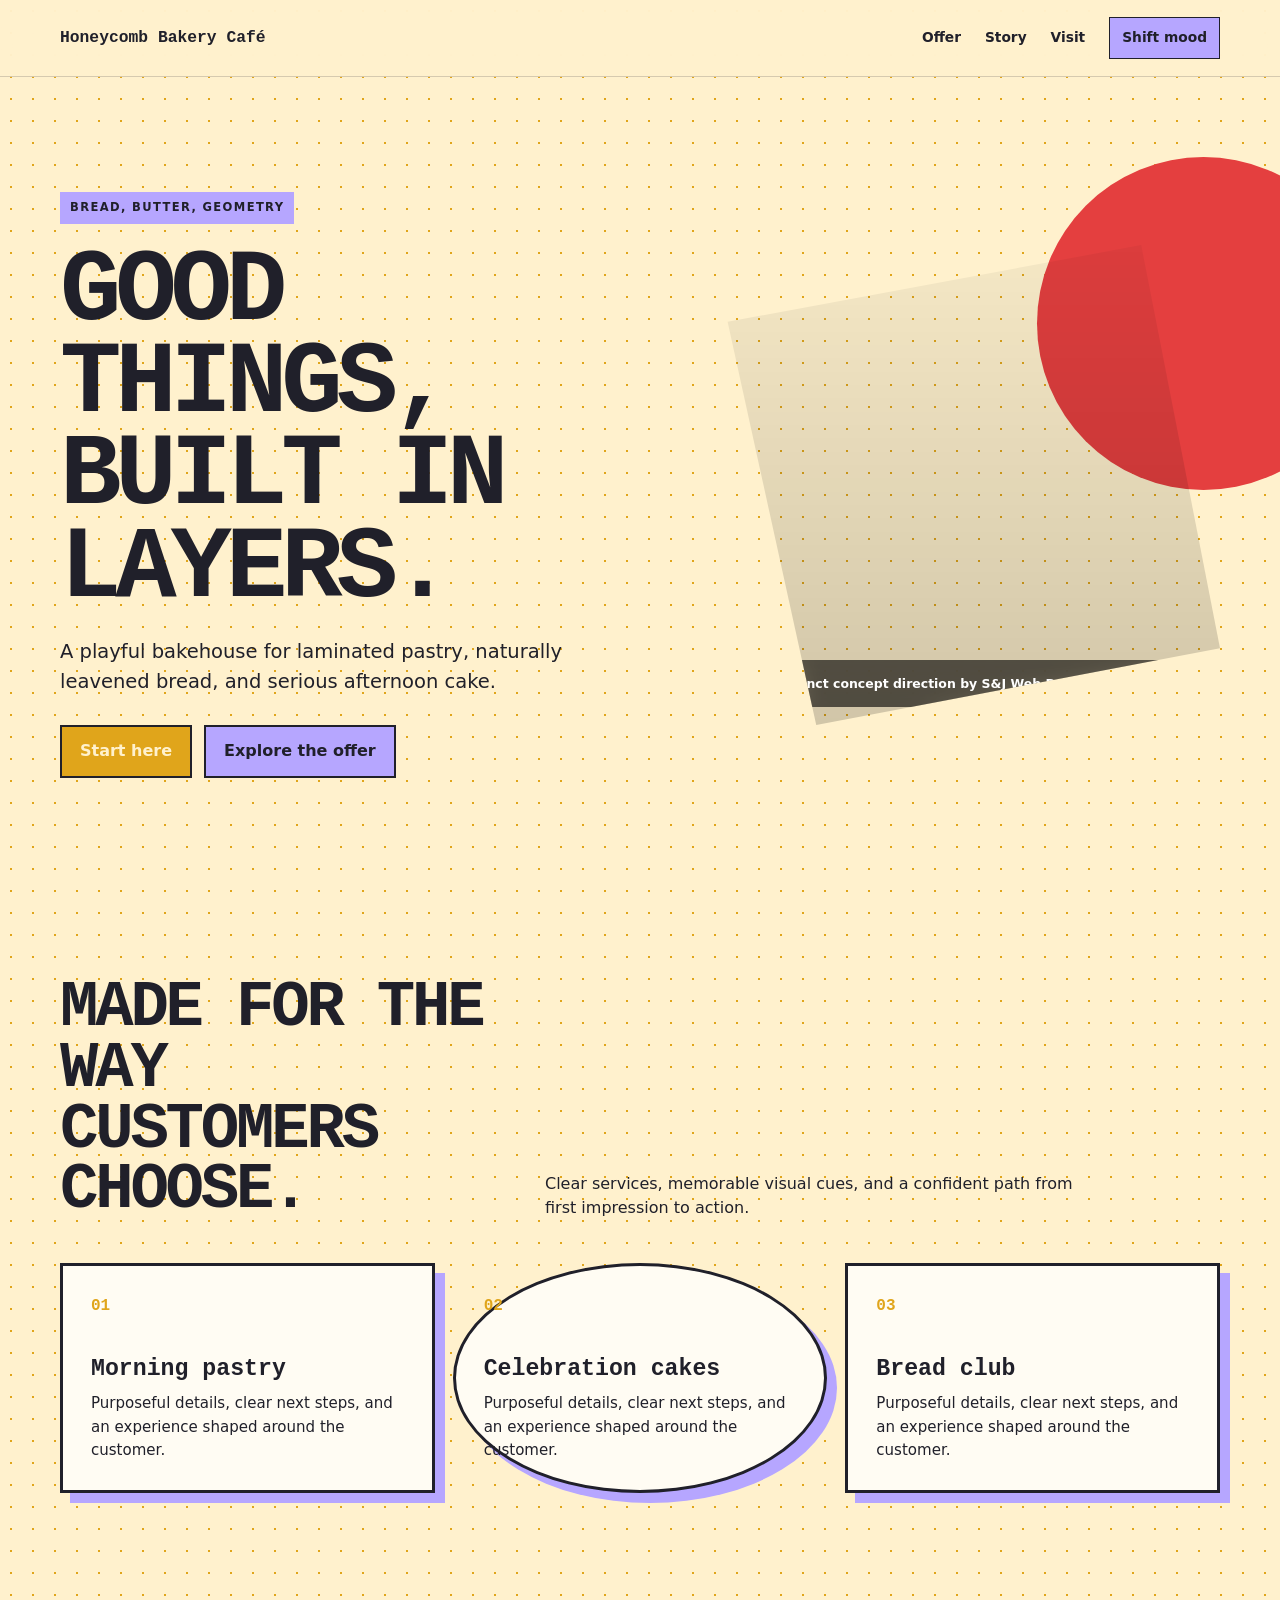
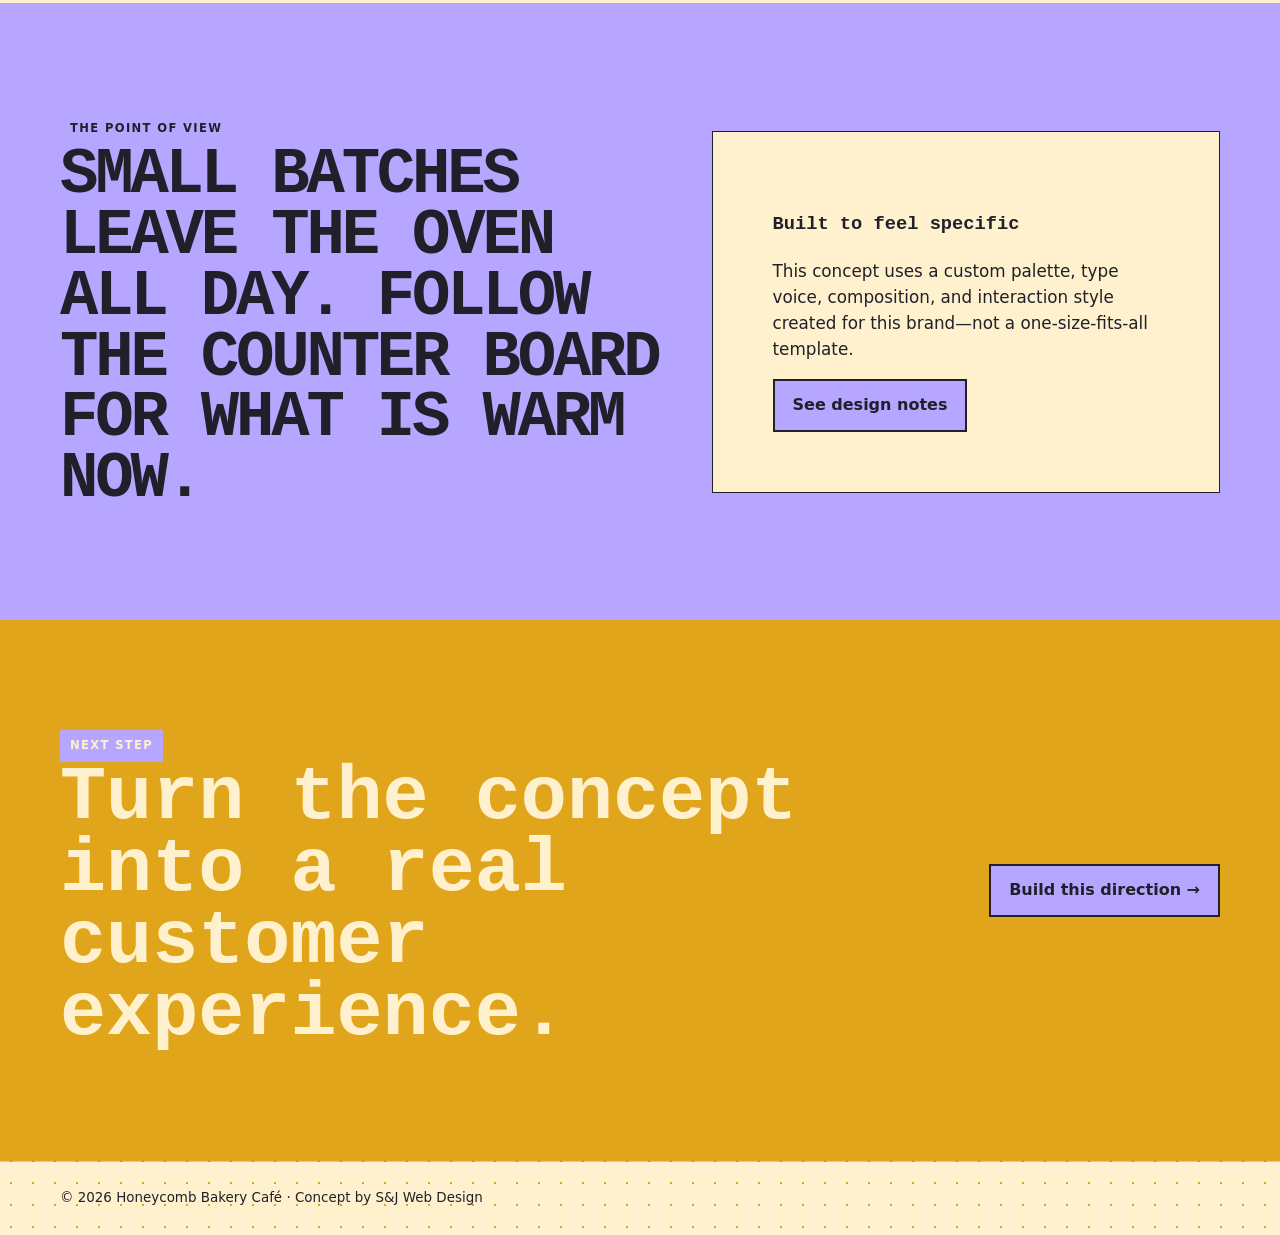
<file: concepts/Honeycomb_Bakery_Cafe/index.html>
<!doctype html>
<html lang="en"><head><meta charset="utf-8"><meta name="viewport" content="width=device-width,initial-scale=1,viewport-fit=cover"><meta name="description" content="A playful bakehouse for laminated pastry, naturally leavened bread, and serious afternoon cake."><title>Honeycomb Bakery Café</title>
<style>
:root{--primary:#e0a51b;--accent:#b6a6ff;--pop:#e43f3f;--bg:#fff1cd;--ink:#20202a;--paper:#fff;--line:color-mix(in srgb,var(--ink) 18%,transparent)}
*{box-sizing:border-box}html{scroll-behavior:smooth}body{margin:0;color:var(--ink);background:var(--bg);font-family:Courier New, Courier, monospace;line-height:1.55}body.mood{--bg:#20202a;--ink:#fff1cd;--line:color-mix(in srgb,var(--bg) 28%,transparent)}a{color:inherit;text-decoration:none}button{font:inherit}.wrap{width:min(1160px,calc(100% - 32px));margin:auto}.site-header{position:sticky;top:0;z-index:20;background:color-mix(in srgb,var(--bg) 88%,transparent);border-bottom:1px solid var(--line);backdrop-filter:blur(15px)}nav{display:flex;min-height:76px;align-items:center;justify-content:space-between;gap:24px}.wordmark{font-weight:900;font-size:1.02rem}.navlinks{display:flex;align-items:center;gap:24px;font-family:ui-sans-serif,system-ui,sans-serif;font-size:.86rem;font-weight:800}.menu{display:none}.mood-button{padding:9px 12px;color:var(--ink);background:var(--accent);border:1px solid var(--ink);cursor:pointer;font-weight:900}.hero{position:relative;padding:clamp(70px,9vw,132px) 0 90px}.hero-grid{display:grid;grid-template-columns:1.08fr .92fr;align-items:center;gap:clamp(36px,7vw,90px)}.kicker{display:inline-block;padding:7px 10px;background:var(--accent);font-family:ui-sans-serif,system-ui,sans-serif;font-size:.72rem;font-weight:900;letter-spacing:.12em;text-transform:uppercase}h1{max-width:850px;margin:22px 0;font-size:clamp(3.2rem,8vw,7rem);line-height:.9;letter-spacing:-.06em}.intro{max-width:620px;font-family:ui-sans-serif,system-ui,sans-serif;font-size:clamp(1rem,2vw,1.22rem)}.actions{display:flex;flex-wrap:wrap;gap:12px;margin-top:28px}.button{display:inline-flex;min-height:48px;align-items:center;justify-content:center;padding:12px 18px;color:var(--bg);background:var(--primary);border:2px solid var(--ink);font-family:ui-sans-serif,system-ui,sans-serif;font-weight:900;cursor:pointer}.button.alt{color:var(--ink);background:var(--accent)}.photo{position:relative;min-height:480px;background:linear-gradient(0deg,rgba(0,0,0,.18),rgba(0,0,0,.04)),url("https://images.unsplash.com/photo-1509440159596-0249088772ff?auto=format&fit=crop&w=1400&q=82") center/cover;box-shadow:0 24px 60px color-mix(in srgb,var(--primary) 25%,transparent)}.photo-label{position:absolute;right:18px;bottom:18px;left:18px;padding:14px 16px;color:white;background:rgba(0,0,0,.62);font-family:ui-sans-serif,system-ui,sans-serif;font-size:.78rem;font-weight:800;backdrop-filter:blur(8px)}section{padding:clamp(68px,9vw,110px) 0}.section-head{display:grid;grid-template-columns:.8fr 1.2fr;align-items:end;gap:35px;margin-bottom:42px}.section-title{margin:0;font-size:clamp(2.4rem,5vw,4.8rem);line-height:.95;letter-spacing:-.05em}.section-head p{max-width:540px;margin:0;font-family:ui-sans-serif,system-ui,sans-serif}.cards{display:grid;grid-template-columns:repeat(3,1fr);gap:18px}.card{padding:28px;background:color-mix(in srgb,var(--paper) 76%,var(--bg));border:1px solid var(--line);box-shadow:0 14px 35px color-mix(in srgb,var(--ink) 9%,transparent)}.card>span{font-family:ui-monospace,monospace;font-weight:900;color:var(--primary)}.card h3{margin:38px 0 10px;font-size:1.45rem;line-height:1.1}.card p{margin:0;font-family:ui-sans-serif,system-ui,sans-serif;font-size:.94rem}.story{background:var(--accent)}.story-grid{display:grid;grid-template-columns:1.1fr .9fr;align-items:center;gap:30px}.story-panel{padding:clamp(28px,5vw,60px);background:var(--bg);border:1px solid var(--ink)}.story-panel p{font-family:ui-sans-serif,system-ui,sans-serif;font-size:1.05rem}.details{max-height:0;overflow:hidden;opacity:0;transition:max-height .35s,opacity .35s}.details.open{max-height:180px;opacity:1}.contact{color:var(--bg);background:var(--primary)}.contact-grid{display:grid;grid-template-columns:1fr auto;align-items:center;gap:28px}.contact h2{max-width:760px;margin:0;font-size:clamp(2.5rem,6vw,5.5rem);line-height:.94}.contact .button{color:var(--ink);background:var(--accent)}footer{padding:26px 0;border-top:1px solid var(--line);font-family:ui-sans-serif,system-ui,sans-serif;font-size:.84rem}
.v8{}body{background-image:radial-gradient(var(--primary) 1px,transparent 1px);background-size:22px 22px}.hero{overflow:hidden}.hero::after{position:absolute;right:-7vw;top:80px;width:26vw;height:26vw;background:var(--pop);border-radius:50%;content:"";z-index:-1}.photo{clip-path:polygon(0 16%,84% 0,100% 84%,18% 100%)}.card{border:3px solid var(--ink);box-shadow:10px 10px 0 var(--accent)}.card:nth-child(2){border-radius:50%}.section-title{text-transform:uppercase}
@media(max-width:820px){.navlinks{position:absolute;top:100%;right:0;left:0;display:none;padding:16px;background:var(--bg);border-bottom:1px solid var(--line);flex-direction:column;align-items:stretch}.navlinks.open{display:flex}.navlinks a,.navlinks button{min-height:48px}.menu{display:grid;width:48px;height:48px;place-items:center;color:var(--ink);background:var(--accent);border:1px solid var(--ink);cursor:pointer}.hero-grid,.section-head,.story-grid,.contact-grid{grid-template-columns:1fr}.hero-copy,.photo{order:initial}.photo{min-height:360px;clip-path:none!important;transform:none!important}.cards{grid-template-columns:1fr!important}.card{transform:none!important}.contact-grid{align-items:start}.contact .button{width:100%}.hero{padding-top:58px}h1{font-size:clamp(3rem,15vw,5.2rem)}}
@media(max-width:520px){.wrap{width:min(calc(100% - 22px),1160px)}nav{min-height:68px}.wordmark{max-width:210px}.hero{padding-bottom:60px}.photo{min-height:300px}.actions,.actions .button{width:100%}section{padding:60px 0}.story-panel{padding:24px}.section-head{gap:18px}.mood-button{width:100%}}
@media(prefers-reduced-motion:reduce){html{scroll-behavior:auto}.details{transition:none}}
</style></head>
<body class="v8"><header class="site-header"><nav class="wrap"><a class="wordmark" href="#top">Honeycomb Bakery Café</a><button class="menu" type="button" aria-expanded="false" aria-controls="navlinks" aria-label="Open menu">MENU</button><div class="navlinks" id="navlinks"><a href="#offer">Offer</a><a href="#story">Story</a><a href="#visit">Visit</a><button class="mood-button" type="button" aria-pressed="false">Shift mood</button></div></nav></header>
<main id="top"><section class="hero"><div class="wrap hero-grid"><div class="hero-copy"><span class="kicker">Bread, butter, geometry</span><h1>GOOD THINGS, BUILT IN LAYERS.</h1><p class="intro">A playful bakehouse for laminated pastry, naturally leavened bread, and serious afternoon cake.</p><div class="actions"><a class="button" href="#visit">Start here</a><a class="button alt" href="#offer">Explore the offer</a></div></div><div class="photo" role="img" aria-label="Honeycomb Bakery Café concept photography"><span class="photo-label">A distinct concept direction by S&amp;J Web Design</span></div></div></section>
<section id="offer"><div class="wrap"><div class="section-head"><h2 class="section-title">Made for the way customers choose.</h2><p>Clear services, memorable visual cues, and a confident path from first impression to action.</p></div><div class="cards"><article class="card"><span>01</span><h3>Morning pastry</h3><p>Purposeful details, clear next steps, and an experience shaped around the customer.</p></article><article class="card"><span>02</span><h3>Celebration cakes</h3><p>Purposeful details, clear next steps, and an experience shaped around the customer.</p></article><article class="card"><span>03</span><h3>Bread club</h3><p>Purposeful details, clear next steps, and an experience shaped around the customer.</p></article></div></div></section>
<section class="story" id="story"><div class="wrap story-grid"><div><span class="kicker">The point of view</span><h2 class="section-title">Small batches leave the oven all day. Follow the counter board for what is warm now.</h2></div><div class="story-panel"><h3>Built to feel specific</h3><p>This concept uses a custom palette, type voice, composition, and interaction style created for this brand—not a one-size-fits-all template.</p><button class="button alt detail-toggle" type="button" aria-expanded="false">See design notes</button><div class="details"><p>Responsive from phone to desktop, with keyboard-friendly navigation, strong contrast, and reduced-motion support.</p></div></div></div></section>
<section class="contact" id="visit"><div class="wrap contact-grid"><div><span class="kicker">Next step</span><h2>Turn the concept into a real customer experience.</h2></div><a class="button" href="mailto:s.j.webdesign.contact@gmail.com?subject=Honeycomb%20Bakery%20Caf%C3%A9%20concept">Build this direction →</a></div></section></main>
<footer><div class="wrap">© <span id="year"></span> Honeycomb Bakery Café · Concept by S&amp;J Web Design</div></footer>
<script>
const menu=document.querySelector('.menu'),links=document.querySelector('.navlinks');menu.addEventListener('click',()=>{const open=menu.getAttribute('aria-expanded')==='true';menu.setAttribute('aria-expanded',String(!open));menu.textContent=open?'MENU':'CLOSE';links.classList.toggle('open')});links.querySelectorAll('a').forEach(link=>link.addEventListener('click',()=>{links.classList.remove('open');menu.setAttribute('aria-expanded','false');menu.textContent='MENU'}));document.querySelector('.mood-button').addEventListener('click',event=>{document.body.classList.toggle('mood');event.currentTarget.setAttribute('aria-pressed',String(document.body.classList.contains('mood')))});document.querySelector('.detail-toggle').addEventListener('click',event=>{const panel=document.querySelector('.details'),open=panel.classList.toggle('open');event.currentTarget.setAttribute('aria-expanded',String(open));event.currentTarget.textContent=open?'Hide design notes':'See design notes'});document.getElementById('year').textContent=new Date().getFullYear();
</script></body></html>
</file>
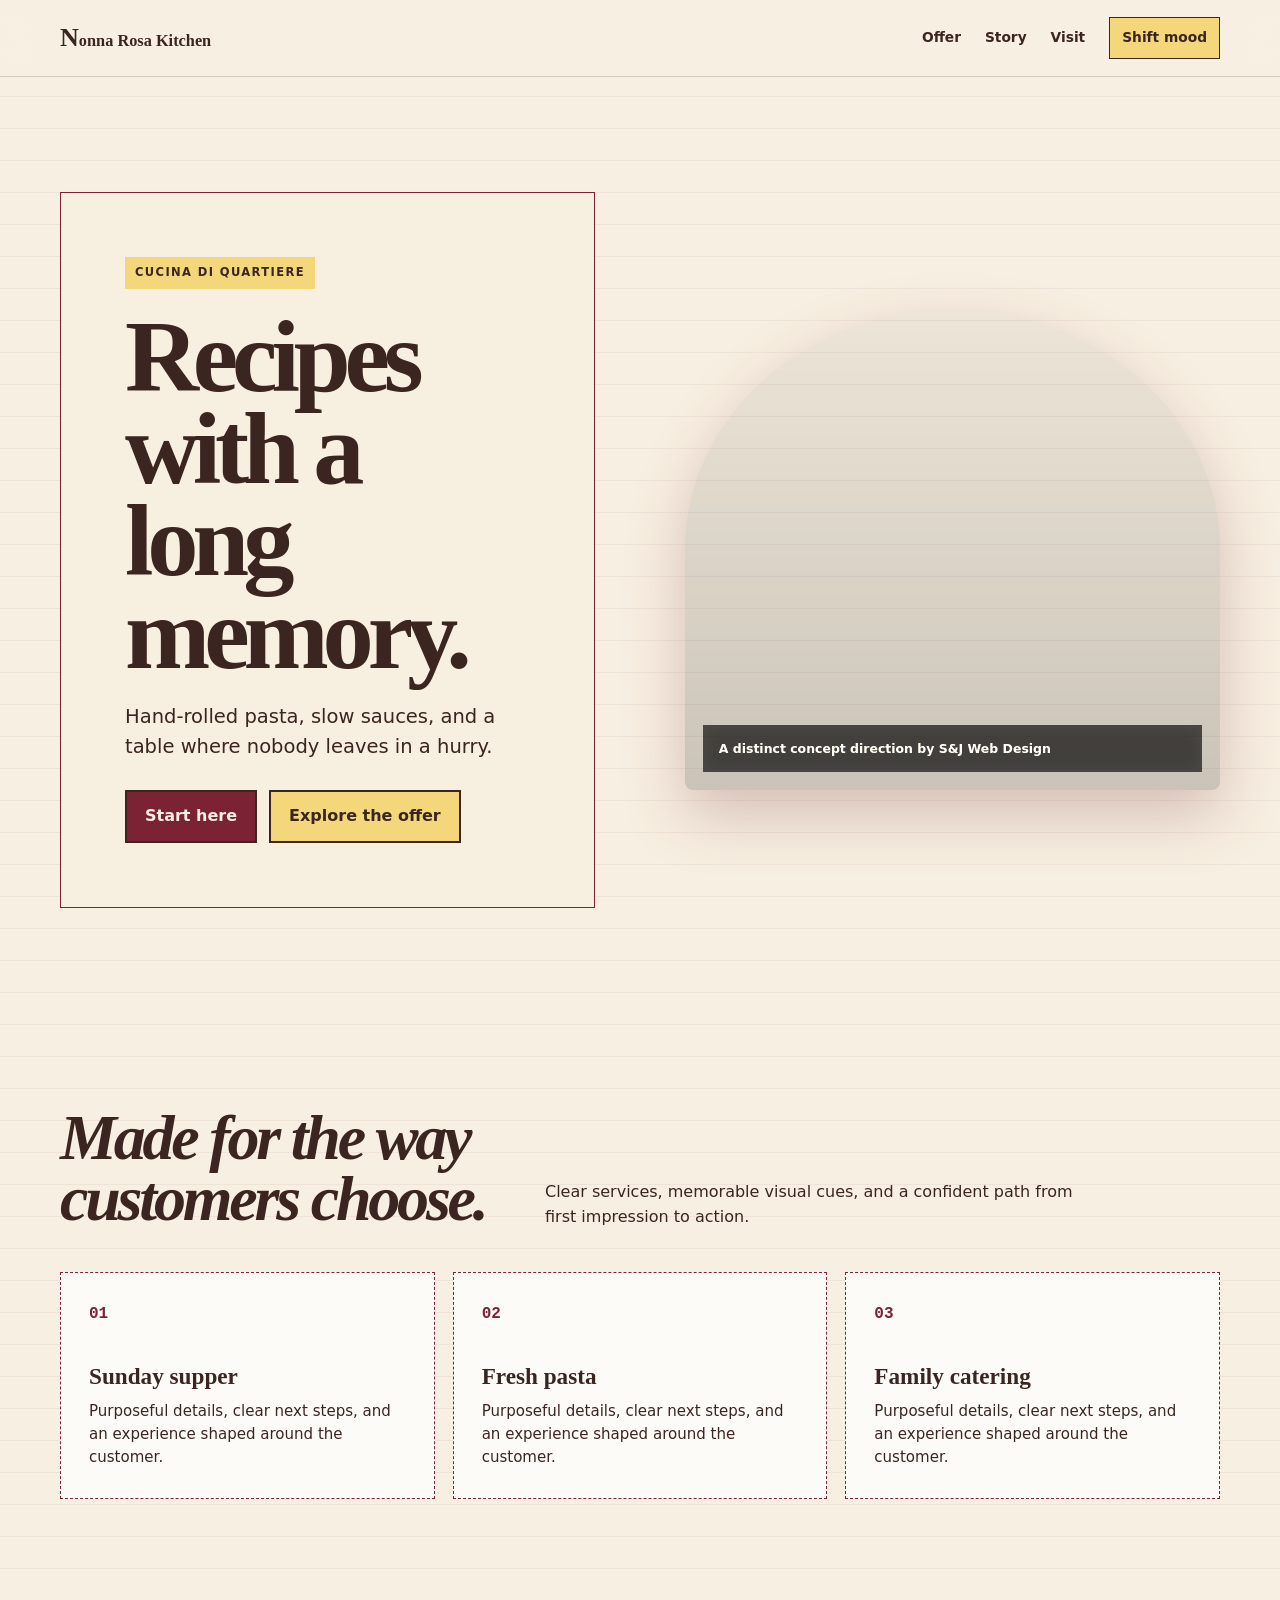
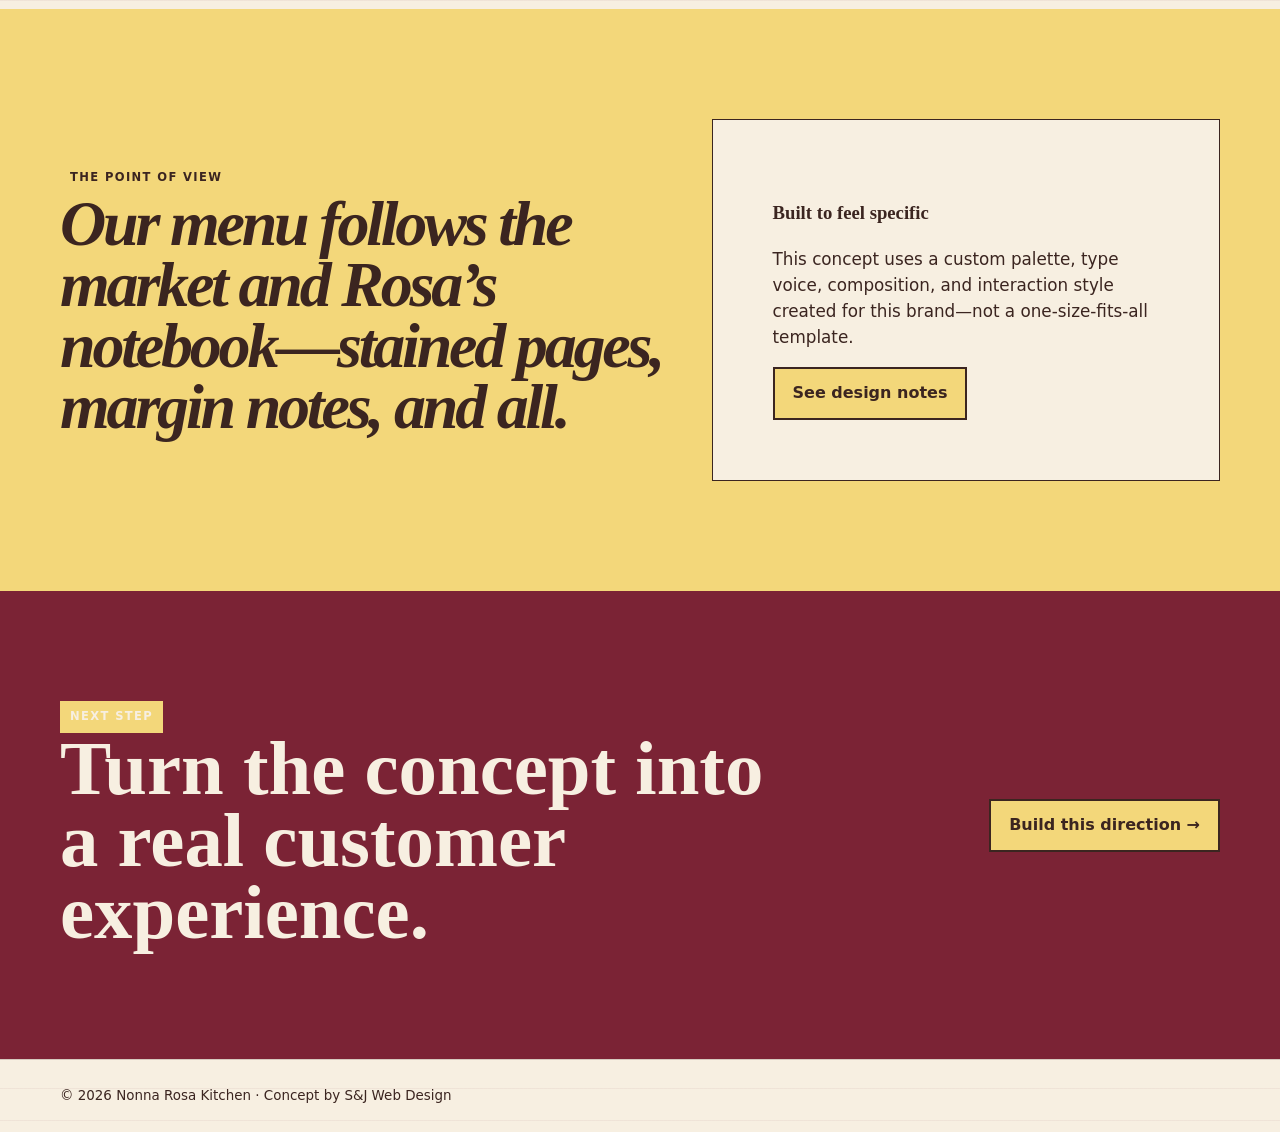
<file: concepts/Nonna_Rosa_Kitchen/index.html>
<!doctype html>
<html lang="en"><head><meta charset="utf-8"><meta name="viewport" content="width=device-width,initial-scale=1,viewport-fit=cover"><meta name="description" content="Hand-rolled pasta, slow sauces, and a table where nobody leaves in a hurry."><title>Nonna Rosa Kitchen</title>
<style>
:root{--primary:#7b2335;--accent:#f3d77a;--pop:#2b7770;--bg:#f7efe1;--ink:#3b2520;--paper:#fff;--line:color-mix(in srgb,var(--ink) 18%,transparent)}
*{box-sizing:border-box}html{scroll-behavior:smooth}body{margin:0;color:var(--ink);background:var(--bg);font-family:Palatino Linotype, Book Antiqua, serif;line-height:1.55}body.mood{--bg:#3b2520;--ink:#f7efe1;--line:color-mix(in srgb,var(--bg) 28%,transparent)}a{color:inherit;text-decoration:none}button{font:inherit}.wrap{width:min(1160px,calc(100% - 32px));margin:auto}.site-header{position:sticky;top:0;z-index:20;background:color-mix(in srgb,var(--bg) 88%,transparent);border-bottom:1px solid var(--line);backdrop-filter:blur(15px)}nav{display:flex;min-height:76px;align-items:center;justify-content:space-between;gap:24px}.wordmark{font-weight:900;font-size:1.02rem}.navlinks{display:flex;align-items:center;gap:24px;font-family:ui-sans-serif,system-ui,sans-serif;font-size:.86rem;font-weight:800}.menu{display:none}.mood-button{padding:9px 12px;color:var(--ink);background:var(--accent);border:1px solid var(--ink);cursor:pointer;font-weight:900}.hero{position:relative;padding:clamp(70px,9vw,132px) 0 90px}.hero-grid{display:grid;grid-template-columns:1.08fr .92fr;align-items:center;gap:clamp(36px,7vw,90px)}.kicker{display:inline-block;padding:7px 10px;background:var(--accent);font-family:ui-sans-serif,system-ui,sans-serif;font-size:.72rem;font-weight:900;letter-spacing:.12em;text-transform:uppercase}h1{max-width:850px;margin:22px 0;font-size:clamp(3.2rem,8vw,7rem);line-height:.9;letter-spacing:-.06em}.intro{max-width:620px;font-family:ui-sans-serif,system-ui,sans-serif;font-size:clamp(1rem,2vw,1.22rem)}.actions{display:flex;flex-wrap:wrap;gap:12px;margin-top:28px}.button{display:inline-flex;min-height:48px;align-items:center;justify-content:center;padding:12px 18px;color:var(--bg);background:var(--primary);border:2px solid var(--ink);font-family:ui-sans-serif,system-ui,sans-serif;font-weight:900;cursor:pointer}.button.alt{color:var(--ink);background:var(--accent)}.photo{position:relative;min-height:480px;background:linear-gradient(0deg,rgba(0,0,0,.18),rgba(0,0,0,.04)),url("https://images.unsplash.com/photo-1552566626-52f8b828add9?auto=format&fit=crop&w=1400&q=82") center/cover;box-shadow:0 24px 60px color-mix(in srgb,var(--primary) 25%,transparent)}.photo-label{position:absolute;right:18px;bottom:18px;left:18px;padding:14px 16px;color:white;background:rgba(0,0,0,.62);font-family:ui-sans-serif,system-ui,sans-serif;font-size:.78rem;font-weight:800;backdrop-filter:blur(8px)}section{padding:clamp(68px,9vw,110px) 0}.section-head{display:grid;grid-template-columns:.8fr 1.2fr;align-items:end;gap:35px;margin-bottom:42px}.section-title{margin:0;font-size:clamp(2.4rem,5vw,4.8rem);line-height:.95;letter-spacing:-.05em}.section-head p{max-width:540px;margin:0;font-family:ui-sans-serif,system-ui,sans-serif}.cards{display:grid;grid-template-columns:repeat(3,1fr);gap:18px}.card{padding:28px;background:color-mix(in srgb,var(--paper) 76%,var(--bg));border:1px solid var(--line);box-shadow:0 14px 35px color-mix(in srgb,var(--ink) 9%,transparent)}.card>span{font-family:ui-monospace,monospace;font-weight:900;color:var(--primary)}.card h3{margin:38px 0 10px;font-size:1.45rem;line-height:1.1}.card p{margin:0;font-family:ui-sans-serif,system-ui,sans-serif;font-size:.94rem}.story{background:var(--accent)}.story-grid{display:grid;grid-template-columns:1.1fr .9fr;align-items:center;gap:30px}.story-panel{padding:clamp(28px,5vw,60px);background:var(--bg);border:1px solid var(--ink)}.story-panel p{font-family:ui-sans-serif,system-ui,sans-serif;font-size:1.05rem}.details{max-height:0;overflow:hidden;opacity:0;transition:max-height .35s,opacity .35s}.details.open{max-height:180px;opacity:1}.contact{color:var(--bg);background:var(--primary)}.contact-grid{display:grid;grid-template-columns:1fr auto;align-items:center;gap:28px}.contact h2{max-width:760px;margin:0;font-size:clamp(2.5rem,6vw,5.5rem);line-height:.94}.contact .button{color:var(--ink);background:var(--accent)}footer{padding:26px 0;border-top:1px solid var(--line);font-family:ui-sans-serif,system-ui,sans-serif;font-size:.84rem}
.v6{}body{background-image:linear-gradient(rgba(123,35,53,.06) 1px,transparent 1px);background-size:100% 32px}.hero-grid{grid-template-columns:1fr 1fr}.hero-copy{border:1px solid var(--primary);padding:clamp(25px,5vw,65px);background:rgba(247,239,225,.88)}.photo{border-radius:50% 50% 8px 8px;filter:sepia(.18)}.section-title{font-style:italic}.card{border:1px dashed var(--primary);box-shadow:none}.wordmark::first-letter{font-size:1.6em}
@media(max-width:820px){.navlinks{position:absolute;top:100%;right:0;left:0;display:none;padding:16px;background:var(--bg);border-bottom:1px solid var(--line);flex-direction:column;align-items:stretch}.navlinks.open{display:flex}.navlinks a,.navlinks button{min-height:48px}.menu{display:grid;width:48px;height:48px;place-items:center;color:var(--ink);background:var(--accent);border:1px solid var(--ink);cursor:pointer}.hero-grid,.section-head,.story-grid,.contact-grid{grid-template-columns:1fr}.hero-copy,.photo{order:initial}.photo{min-height:360px;clip-path:none!important;transform:none!important}.cards{grid-template-columns:1fr!important}.card{transform:none!important}.contact-grid{align-items:start}.contact .button{width:100%}.hero{padding-top:58px}h1{font-size:clamp(3rem,15vw,5.2rem)}}
@media(max-width:520px){.wrap{width:min(calc(100% - 22px),1160px)}nav{min-height:68px}.wordmark{max-width:210px}.hero{padding-bottom:60px}.photo{min-height:300px}.actions,.actions .button{width:100%}section{padding:60px 0}.story-panel{padding:24px}.section-head{gap:18px}.mood-button{width:100%}}
@media(prefers-reduced-motion:reduce){html{scroll-behavior:auto}.details{transition:none}}
</style></head>
<body class="v6"><header class="site-header"><nav class="wrap"><a class="wordmark" href="#top">Nonna Rosa Kitchen</a><button class="menu" type="button" aria-expanded="false" aria-controls="navlinks" aria-label="Open menu">MENU</button><div class="navlinks" id="navlinks"><a href="#offer">Offer</a><a href="#story">Story</a><a href="#visit">Visit</a><button class="mood-button" type="button" aria-pressed="false">Shift mood</button></div></nav></header>
<main id="top"><section class="hero"><div class="wrap hero-grid"><div class="hero-copy"><span class="kicker">Cucina di quartiere</span><h1>Recipes with a long memory.</h1><p class="intro">Hand-rolled pasta, slow sauces, and a table where nobody leaves in a hurry.</p><div class="actions"><a class="button" href="#visit">Start here</a><a class="button alt" href="#offer">Explore the offer</a></div></div><div class="photo" role="img" aria-label="Nonna Rosa Kitchen concept photography"><span class="photo-label">A distinct concept direction by S&amp;J Web Design</span></div></div></section>
<section id="offer"><div class="wrap"><div class="section-head"><h2 class="section-title">Made for the way customers choose.</h2><p>Clear services, memorable visual cues, and a confident path from first impression to action.</p></div><div class="cards"><article class="card"><span>01</span><h3>Sunday supper</h3><p>Purposeful details, clear next steps, and an experience shaped around the customer.</p></article><article class="card"><span>02</span><h3>Fresh pasta</h3><p>Purposeful details, clear next steps, and an experience shaped around the customer.</p></article><article class="card"><span>03</span><h3>Family catering</h3><p>Purposeful details, clear next steps, and an experience shaped around the customer.</p></article></div></div></section>
<section class="story" id="story"><div class="wrap story-grid"><div><span class="kicker">The point of view</span><h2 class="section-title">Our menu follows the market and Rosa’s notebook—stained pages, margin notes, and all.</h2></div><div class="story-panel"><h3>Built to feel specific</h3><p>This concept uses a custom palette, type voice, composition, and interaction style created for this brand—not a one-size-fits-all template.</p><button class="button alt detail-toggle" type="button" aria-expanded="false">See design notes</button><div class="details"><p>Responsive from phone to desktop, with keyboard-friendly navigation, strong contrast, and reduced-motion support.</p></div></div></div></section>
<section class="contact" id="visit"><div class="wrap contact-grid"><div><span class="kicker">Next step</span><h2>Turn the concept into a real customer experience.</h2></div><a class="button" href="mailto:s.j.webdesign.contact@gmail.com?subject=Nonna%20Rosa%20Kitchen%20concept">Build this direction →</a></div></section></main>
<footer><div class="wrap">© <span id="year"></span> Nonna Rosa Kitchen · Concept by S&amp;J Web Design</div></footer>
<script>
const menu=document.querySelector('.menu'),links=document.querySelector('.navlinks');menu.addEventListener('click',()=>{const open=menu.getAttribute('aria-expanded')==='true';menu.setAttribute('aria-expanded',String(!open));menu.textContent=open?'MENU':'CLOSE';links.classList.toggle('open')});links.querySelectorAll('a').forEach(link=>link.addEventListener('click',()=>{links.classList.remove('open');menu.setAttribute('aria-expanded','false');menu.textContent='MENU'}));document.querySelector('.mood-button').addEventListener('click',event=>{document.body.classList.toggle('mood');event.currentTarget.setAttribute('aria-pressed',String(document.body.classList.contains('mood')))});document.querySelector('.detail-toggle').addEventListener('click',event=>{const panel=document.querySelector('.details'),open=panel.classList.toggle('open');event.currentTarget.setAttribute('aria-expanded',String(open));event.currentTarget.textContent=open?'Hide design notes':'See design notes'});document.getElementById('year').textContent=new Date().getFullYear();
</script></body></html>
</file>
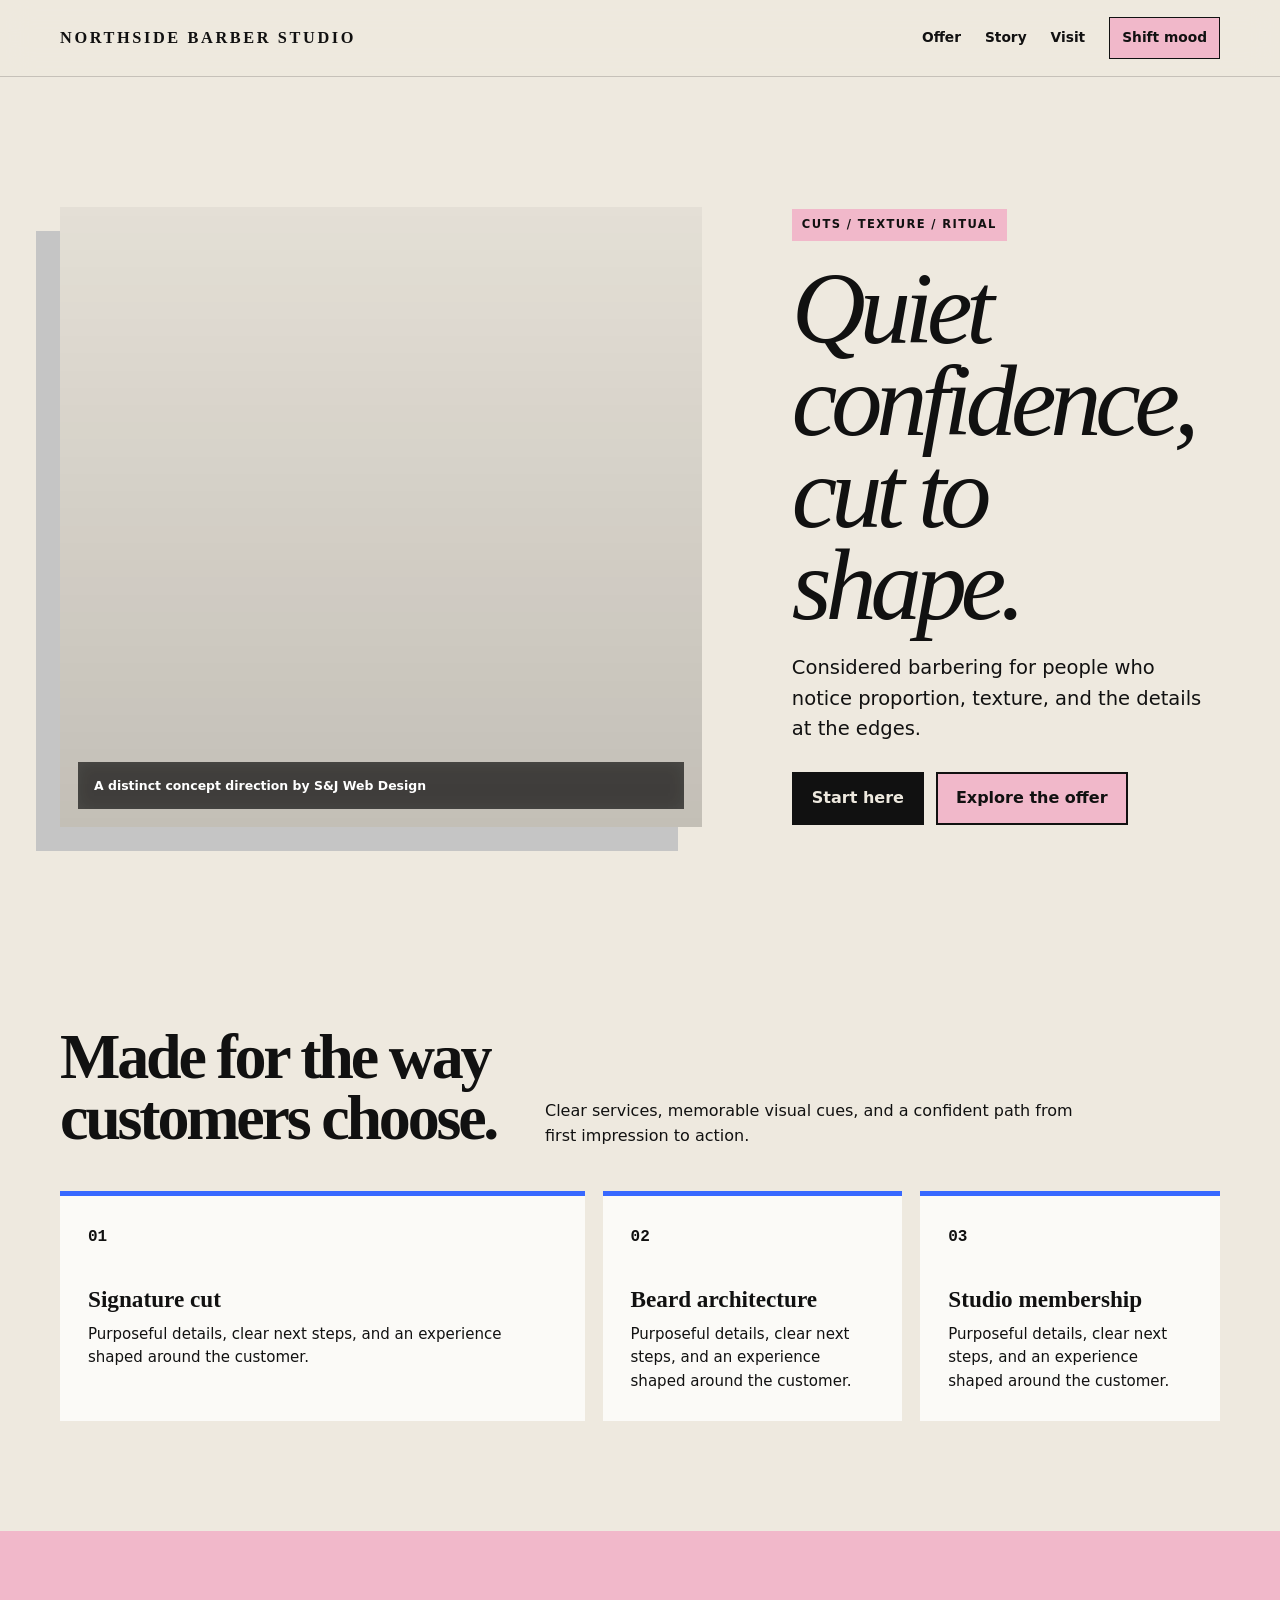
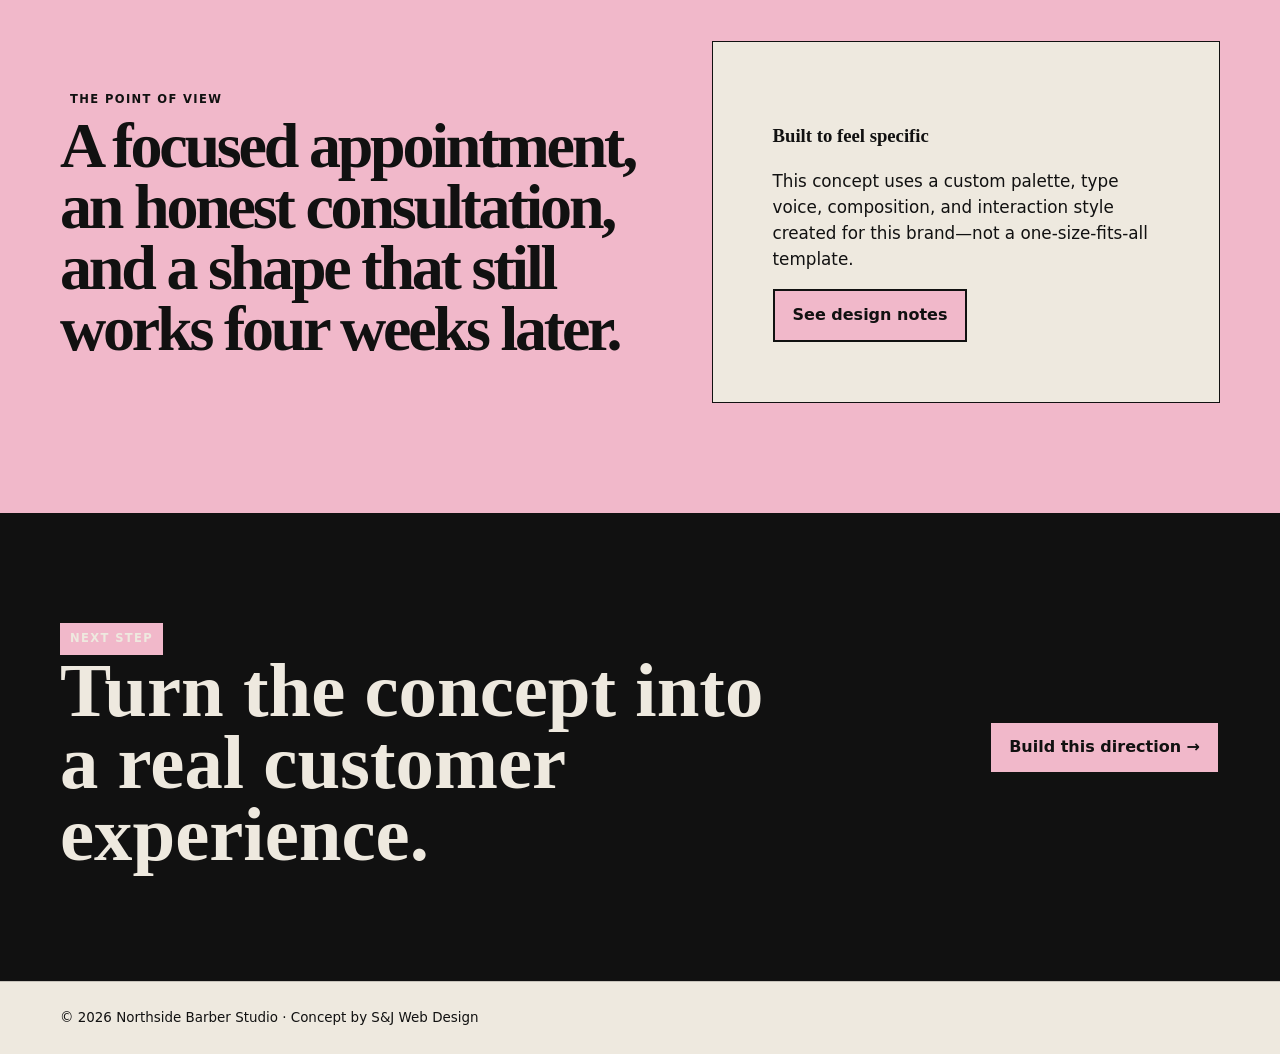
<file: concepts/Northside_Barber_Studio/index.html>
<!doctype html>
<html lang="en"><head><meta charset="utf-8"><meta name="viewport" content="width=device-width,initial-scale=1,viewport-fit=cover"><meta name="description" content="Considered barbering for people who notice proportion, texture, and the details at the edges."><title>Northside Barber Studio</title>
<style>
:root{--primary:#111111;--accent:#f1b8ca;--pop:#3868ff;--bg:#eee9df;--ink:#111111;--paper:#fff;--line:color-mix(in srgb,var(--ink) 18%,transparent)}
*{box-sizing:border-box}html{scroll-behavior:smooth}body{margin:0;color:var(--ink);background:var(--bg);font-family:Bodoni 72, Didot, Baskerville, serif;line-height:1.55}body.mood{--bg:#111111;--ink:#eee9df;--line:color-mix(in srgb,var(--bg) 28%,transparent)}a{color:inherit;text-decoration:none}button{font:inherit}.wrap{width:min(1160px,calc(100% - 32px));margin:auto}.site-header{position:sticky;top:0;z-index:20;background:color-mix(in srgb,var(--bg) 88%,transparent);border-bottom:1px solid var(--line);backdrop-filter:blur(15px)}nav{display:flex;min-height:76px;align-items:center;justify-content:space-between;gap:24px}.wordmark{font-weight:900;font-size:1.02rem}.navlinks{display:flex;align-items:center;gap:24px;font-family:ui-sans-serif,system-ui,sans-serif;font-size:.86rem;font-weight:800}.menu{display:none}.mood-button{padding:9px 12px;color:var(--ink);background:var(--accent);border:1px solid var(--ink);cursor:pointer;font-weight:900}.hero{position:relative;padding:clamp(70px,9vw,132px) 0 90px}.hero-grid{display:grid;grid-template-columns:1.08fr .92fr;align-items:center;gap:clamp(36px,7vw,90px)}.kicker{display:inline-block;padding:7px 10px;background:var(--accent);font-family:ui-sans-serif,system-ui,sans-serif;font-size:.72rem;font-weight:900;letter-spacing:.12em;text-transform:uppercase}h1{max-width:850px;margin:22px 0;font-size:clamp(3.2rem,8vw,7rem);line-height:.9;letter-spacing:-.06em}.intro{max-width:620px;font-family:ui-sans-serif,system-ui,sans-serif;font-size:clamp(1rem,2vw,1.22rem)}.actions{display:flex;flex-wrap:wrap;gap:12px;margin-top:28px}.button{display:inline-flex;min-height:48px;align-items:center;justify-content:center;padding:12px 18px;color:var(--bg);background:var(--primary);border:2px solid var(--ink);font-family:ui-sans-serif,system-ui,sans-serif;font-weight:900;cursor:pointer}.button.alt{color:var(--ink);background:var(--accent)}.photo{position:relative;min-height:480px;background:linear-gradient(0deg,rgba(0,0,0,.18),rgba(0,0,0,.04)),url("https://images.unsplash.com/photo-1503951914875-452162b0f3f1?auto=format&fit=crop&w=1400&q=82") center/cover;box-shadow:0 24px 60px color-mix(in srgb,var(--primary) 25%,transparent)}.photo-label{position:absolute;right:18px;bottom:18px;left:18px;padding:14px 16px;color:white;background:rgba(0,0,0,.62);font-family:ui-sans-serif,system-ui,sans-serif;font-size:.78rem;font-weight:800;backdrop-filter:blur(8px)}section{padding:clamp(68px,9vw,110px) 0}.section-head{display:grid;grid-template-columns:.8fr 1.2fr;align-items:end;gap:35px;margin-bottom:42px}.section-title{margin:0;font-size:clamp(2.4rem,5vw,4.8rem);line-height:.95;letter-spacing:-.05em}.section-head p{max-width:540px;margin:0;font-family:ui-sans-serif,system-ui,sans-serif}.cards{display:grid;grid-template-columns:repeat(3,1fr);gap:18px}.card{padding:28px;background:color-mix(in srgb,var(--paper) 76%,var(--bg));border:1px solid var(--line);box-shadow:0 14px 35px color-mix(in srgb,var(--ink) 9%,transparent)}.card>span{font-family:ui-monospace,monospace;font-weight:900;color:var(--primary)}.card h3{margin:38px 0 10px;font-size:1.45rem;line-height:1.1}.card p{margin:0;font-family:ui-sans-serif,system-ui,sans-serif;font-size:.94rem}.story{background:var(--accent)}.story-grid{display:grid;grid-template-columns:1.1fr .9fr;align-items:center;gap:30px}.story-panel{padding:clamp(28px,5vw,60px);background:var(--bg);border:1px solid var(--ink)}.story-panel p{font-family:ui-sans-serif,system-ui,sans-serif;font-size:1.05rem}.details{max-height:0;overflow:hidden;opacity:0;transition:max-height .35s,opacity .35s}.details.open{max-height:180px;opacity:1}.contact{color:var(--bg);background:var(--primary)}.contact-grid{display:grid;grid-template-columns:1fr auto;align-items:center;gap:28px}.contact h2{max-width:760px;margin:0;font-size:clamp(2.5rem,6vw,5.5rem);line-height:.94}.contact .button{color:var(--ink);background:var(--accent)}footer{padding:26px 0;border-top:1px solid var(--line);font-family:ui-sans-serif,system-ui,sans-serif;font-size:.84rem}
.v10{}.hero{padding-top:130px}.hero-grid{grid-template-columns:1.2fr .8fr}.hero-copy{order:2}.photo{order:1;min-height:620px;border-radius:0;filter:grayscale(1);box-shadow:-24px 24px 0 var(--accent)}h1{font-weight:400;font-style:italic}.cards{grid-template-columns:1.4fr .8fr .8fr}.card{border:0;border-top:5px solid var(--pop);border-radius:0;box-shadow:none}.wordmark{text-transform:uppercase;letter-spacing:.16em}
@media(max-width:820px){.navlinks{position:absolute;top:100%;right:0;left:0;display:none;padding:16px;background:var(--bg);border-bottom:1px solid var(--line);flex-direction:column;align-items:stretch}.navlinks.open{display:flex}.navlinks a,.navlinks button{min-height:48px}.menu{display:grid;width:48px;height:48px;place-items:center;color:var(--ink);background:var(--accent);border:1px solid var(--ink);cursor:pointer}.hero-grid,.section-head,.story-grid,.contact-grid{grid-template-columns:1fr}.hero-copy,.photo{order:initial}.photo{min-height:360px;clip-path:none!important;transform:none!important}.cards{grid-template-columns:1fr!important}.card{transform:none!important}.contact-grid{align-items:start}.contact .button{width:100%}.hero{padding-top:58px}h1{font-size:clamp(3rem,15vw,5.2rem)}}
@media(max-width:520px){.wrap{width:min(calc(100% - 22px),1160px)}nav{min-height:68px}.wordmark{max-width:210px}.hero{padding-bottom:60px}.photo{min-height:300px}.actions,.actions .button{width:100%}section{padding:60px 0}.story-panel{padding:24px}.section-head{gap:18px}.mood-button{width:100%}}
@media(prefers-reduced-motion:reduce){html{scroll-behavior:auto}.details{transition:none}}
</style></head>
<body class="v10"><header class="site-header"><nav class="wrap"><a class="wordmark" href="#top">Northside Barber Studio</a><button class="menu" type="button" aria-expanded="false" aria-controls="navlinks" aria-label="Open menu">MENU</button><div class="navlinks" id="navlinks"><a href="#offer">Offer</a><a href="#story">Story</a><a href="#visit">Visit</a><button class="mood-button" type="button" aria-pressed="false">Shift mood</button></div></nav></header>
<main id="top"><section class="hero"><div class="wrap hero-grid"><div class="hero-copy"><span class="kicker">Cuts / texture / ritual</span><h1>Quiet confidence, cut to shape.</h1><p class="intro">Considered barbering for people who notice proportion, texture, and the details at the edges.</p><div class="actions"><a class="button" href="#visit">Start here</a><a class="button alt" href="#offer">Explore the offer</a></div></div><div class="photo" role="img" aria-label="Northside Barber Studio concept photography"><span class="photo-label">A distinct concept direction by S&amp;J Web Design</span></div></div></section>
<section id="offer"><div class="wrap"><div class="section-head"><h2 class="section-title">Made for the way customers choose.</h2><p>Clear services, memorable visual cues, and a confident path from first impression to action.</p></div><div class="cards"><article class="card"><span>01</span><h3>Signature cut</h3><p>Purposeful details, clear next steps, and an experience shaped around the customer.</p></article><article class="card"><span>02</span><h3>Beard architecture</h3><p>Purposeful details, clear next steps, and an experience shaped around the customer.</p></article><article class="card"><span>03</span><h3>Studio membership</h3><p>Purposeful details, clear next steps, and an experience shaped around the customer.</p></article></div></div></section>
<section class="story" id="story"><div class="wrap story-grid"><div><span class="kicker">The point of view</span><h2 class="section-title">A focused appointment, an honest consultation, and a shape that still works four weeks later.</h2></div><div class="story-panel"><h3>Built to feel specific</h3><p>This concept uses a custom palette, type voice, composition, and interaction style created for this brand—not a one-size-fits-all template.</p><button class="button alt detail-toggle" type="button" aria-expanded="false">See design notes</button><div class="details"><p>Responsive from phone to desktop, with keyboard-friendly navigation, strong contrast, and reduced-motion support.</p></div></div></div></section>
<section class="contact" id="visit"><div class="wrap contact-grid"><div><span class="kicker">Next step</span><h2>Turn the concept into a real customer experience.</h2></div><a class="button" href="mailto:s.j.webdesign.contact@gmail.com?subject=Northside%20Barber%20Studio%20concept">Build this direction →</a></div></section></main>
<footer><div class="wrap">© <span id="year"></span> Northside Barber Studio · Concept by S&amp;J Web Design</div></footer>
<script>
const menu=document.querySelector('.menu'),links=document.querySelector('.navlinks');menu.addEventListener('click',()=>{const open=menu.getAttribute('aria-expanded')==='true';menu.setAttribute('aria-expanded',String(!open));menu.textContent=open?'MENU':'CLOSE';links.classList.toggle('open')});links.querySelectorAll('a').forEach(link=>link.addEventListener('click',()=>{links.classList.remove('open');menu.setAttribute('aria-expanded','false');menu.textContent='MENU'}));document.querySelector('.mood-button').addEventListener('click',event=>{document.body.classList.toggle('mood');event.currentTarget.setAttribute('aria-pressed',String(document.body.classList.contains('mood')))});document.querySelector('.detail-toggle').addEventListener('click',event=>{const panel=document.querySelector('.details'),open=panel.classList.toggle('open');event.currentTarget.setAttribute('aria-expanded',String(open));event.currentTarget.textContent=open?'Hide design notes':'See design notes'});document.getElementById('year').textContent=new Date().getFullYear();
</script></body></html>
</file>
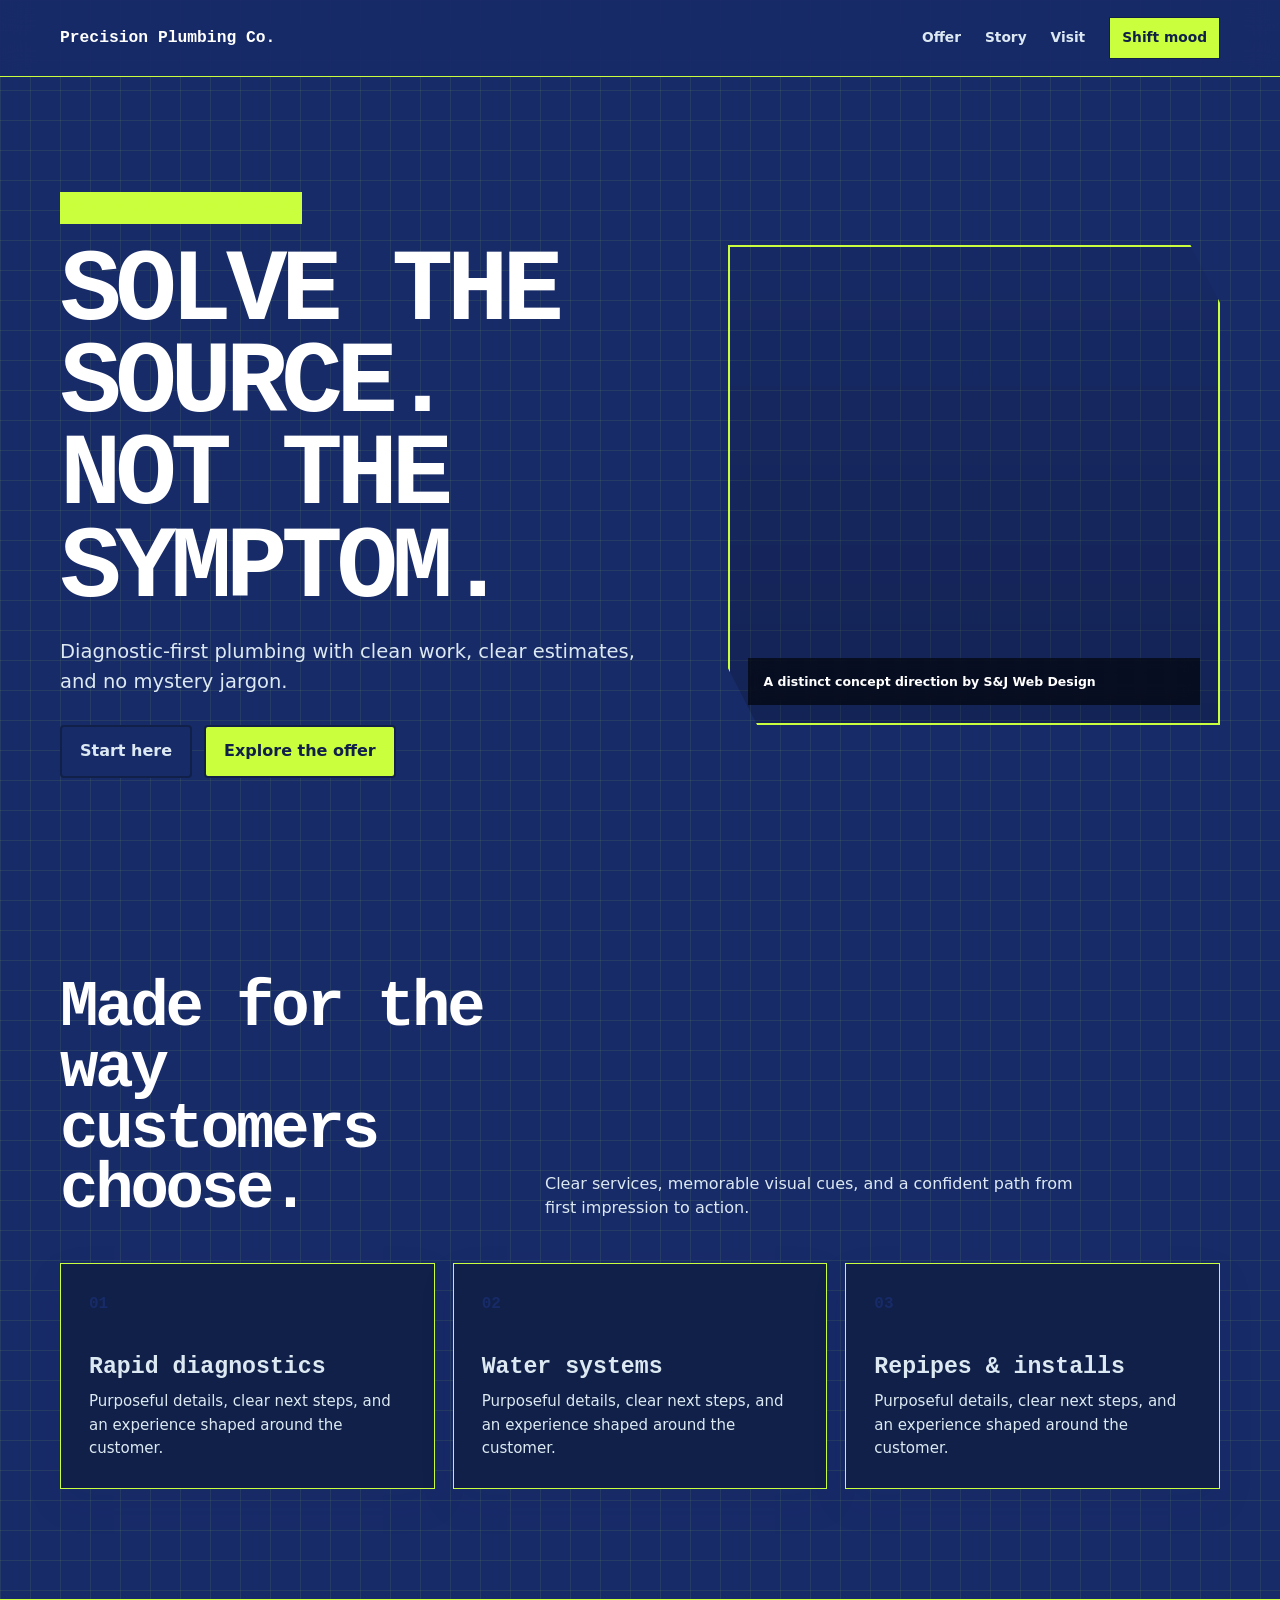
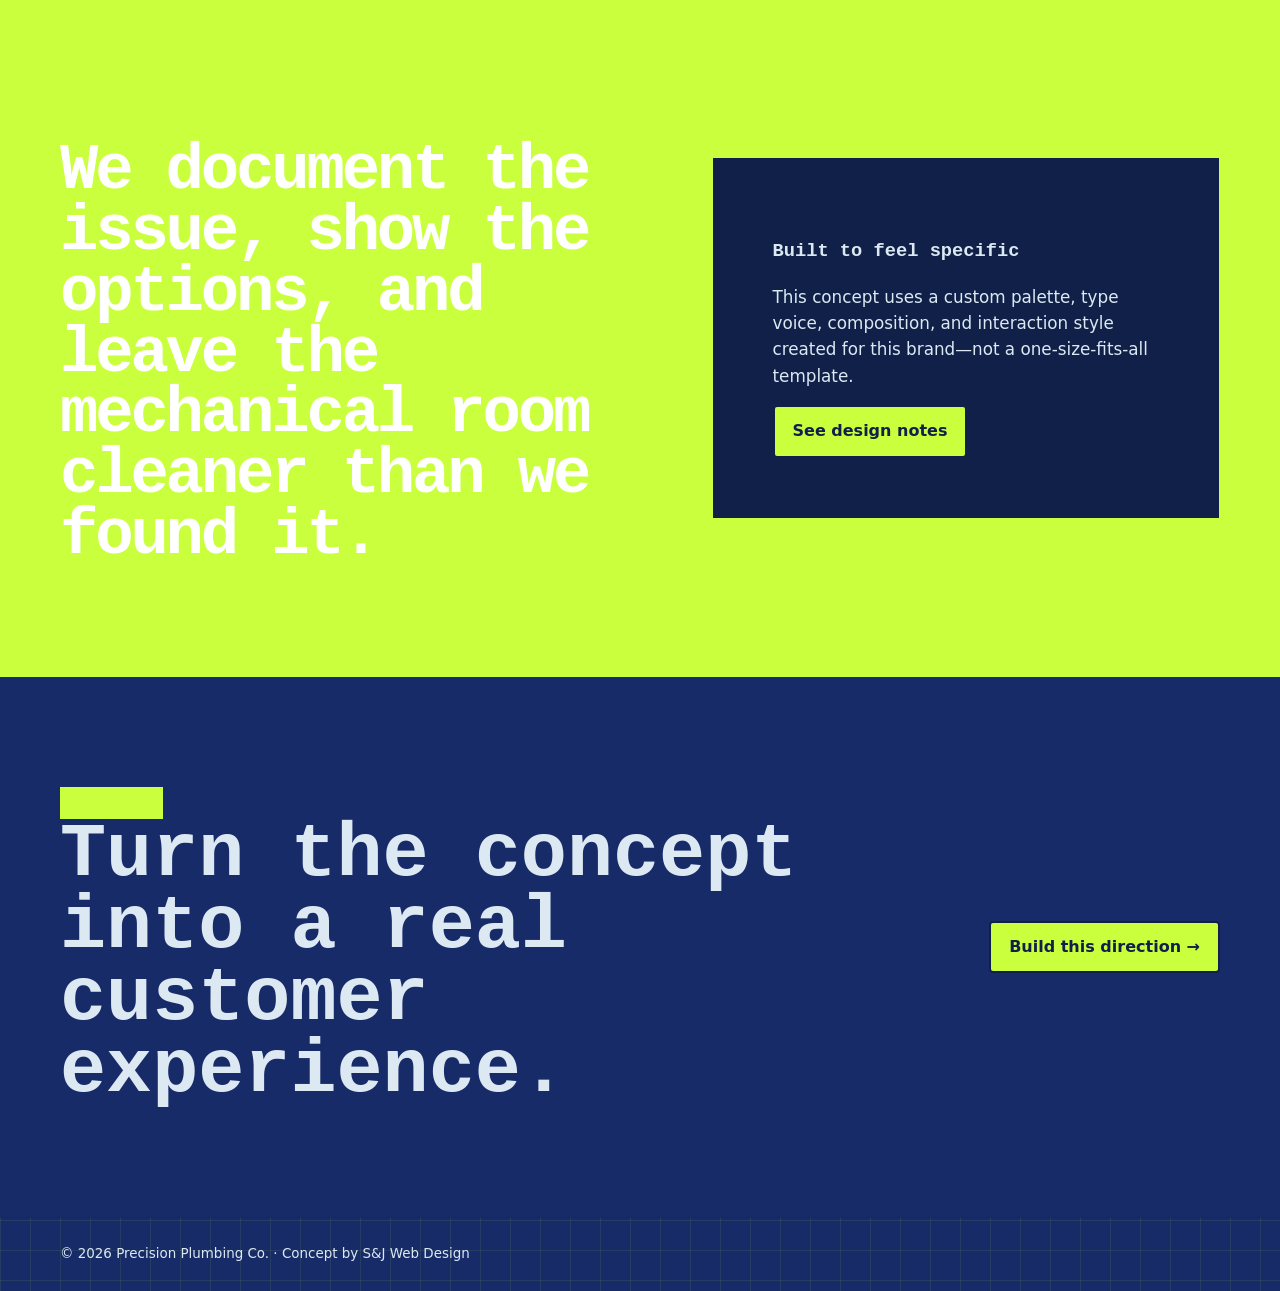
<file: concepts/Precision_Plumbing_Co/index.html>
<!doctype html>
<html lang="en"><head><meta charset="utf-8"><meta name="viewport" content="width=device-width,initial-scale=1,viewport-fit=cover"><meta name="description" content="Diagnostic-first plumbing with clean work, clear estimates, and no mystery jargon."><title>Precision Plumbing Co.</title>
<style>
:root{--primary:#182b69;--accent:#caff3d;--pop:#ff7b22;--bg:#dce9f2;--ink:#102049;--paper:#fff;--line:color-mix(in srgb,var(--ink) 18%,transparent)}
*{box-sizing:border-box}html{scroll-behavior:smooth}body{margin:0;color:var(--ink);background:var(--bg);font-family:Consolas, Monaco, monospace;line-height:1.55}body.mood{--bg:#102049;--ink:#dce9f2;--line:color-mix(in srgb,var(--bg) 28%,transparent)}a{color:inherit;text-decoration:none}button{font:inherit}.wrap{width:min(1160px,calc(100% - 32px));margin:auto}.site-header{position:sticky;top:0;z-index:20;background:color-mix(in srgb,var(--bg) 88%,transparent);border-bottom:1px solid var(--line);backdrop-filter:blur(15px)}nav{display:flex;min-height:76px;align-items:center;justify-content:space-between;gap:24px}.wordmark{font-weight:900;font-size:1.02rem}.navlinks{display:flex;align-items:center;gap:24px;font-family:ui-sans-serif,system-ui,sans-serif;font-size:.86rem;font-weight:800}.menu{display:none}.mood-button{padding:9px 12px;color:var(--ink);background:var(--accent);border:1px solid var(--ink);cursor:pointer;font-weight:900}.hero{position:relative;padding:clamp(70px,9vw,132px) 0 90px}.hero-grid{display:grid;grid-template-columns:1.08fr .92fr;align-items:center;gap:clamp(36px,7vw,90px)}.kicker{display:inline-block;padding:7px 10px;background:var(--accent);font-family:ui-sans-serif,system-ui,sans-serif;font-size:.72rem;font-weight:900;letter-spacing:.12em;text-transform:uppercase}h1{max-width:850px;margin:22px 0;font-size:clamp(3.2rem,8vw,7rem);line-height:.9;letter-spacing:-.06em}.intro{max-width:620px;font-family:ui-sans-serif,system-ui,sans-serif;font-size:clamp(1rem,2vw,1.22rem)}.actions{display:flex;flex-wrap:wrap;gap:12px;margin-top:28px}.button{display:inline-flex;min-height:48px;align-items:center;justify-content:center;padding:12px 18px;color:var(--bg);background:var(--primary);border:2px solid var(--ink);font-family:ui-sans-serif,system-ui,sans-serif;font-weight:900;cursor:pointer}.button.alt{color:var(--ink);background:var(--accent)}.photo{position:relative;min-height:480px;background:linear-gradient(0deg,rgba(0,0,0,.18),rgba(0,0,0,.04)),url("https://images.unsplash.com/photo-1585704032915-c3400ca199e7?auto=format&fit=crop&w=1400&q=82") center/cover;box-shadow:0 24px 60px color-mix(in srgb,var(--primary) 25%,transparent)}.photo-label{position:absolute;right:18px;bottom:18px;left:18px;padding:14px 16px;color:white;background:rgba(0,0,0,.62);font-family:ui-sans-serif,system-ui,sans-serif;font-size:.78rem;font-weight:800;backdrop-filter:blur(8px)}section{padding:clamp(68px,9vw,110px) 0}.section-head{display:grid;grid-template-columns:.8fr 1.2fr;align-items:end;gap:35px;margin-bottom:42px}.section-title{margin:0;font-size:clamp(2.4rem,5vw,4.8rem);line-height:.95;letter-spacing:-.05em}.section-head p{max-width:540px;margin:0;font-family:ui-sans-serif,system-ui,sans-serif}.cards{display:grid;grid-template-columns:repeat(3,1fr);gap:18px}.card{padding:28px;background:color-mix(in srgb,var(--paper) 76%,var(--bg));border:1px solid var(--line);box-shadow:0 14px 35px color-mix(in srgb,var(--ink) 9%,transparent)}.card>span{font-family:ui-monospace,monospace;font-weight:900;color:var(--primary)}.card h3{margin:38px 0 10px;font-size:1.45rem;line-height:1.1}.card p{margin:0;font-family:ui-sans-serif,system-ui,sans-serif;font-size:.94rem}.story{background:var(--accent)}.story-grid{display:grid;grid-template-columns:1.1fr .9fr;align-items:center;gap:30px}.story-panel{padding:clamp(28px,5vw,60px);background:var(--bg);border:1px solid var(--ink)}.story-panel p{font-family:ui-sans-serif,system-ui,sans-serif;font-size:1.05rem}.details{max-height:0;overflow:hidden;opacity:0;transition:max-height .35s,opacity .35s}.details.open{max-height:180px;opacity:1}.contact{color:var(--bg);background:var(--primary)}.contact-grid{display:grid;grid-template-columns:1fr auto;align-items:center;gap:28px}.contact h2{max-width:760px;margin:0;font-size:clamp(2.5rem,6vw,5.5rem);line-height:.94}.contact .button{color:var(--ink);background:var(--accent)}footer{padding:26px 0;border-top:1px solid var(--line);font-family:ui-sans-serif,system-ui,sans-serif;font-size:.84rem}
.v9{}body{background-color:var(--primary);color:#dce9f2;background-image:linear-gradient(rgba(202,255,61,.08) 1px,transparent 1px),linear-gradient(90deg,rgba(202,255,61,.08) 1px,transparent 1px);background-size:30px 30px}.site-header{background:rgba(24,43,105,.92);border-color:var(--accent)}.hero h1,.section-title,.wordmark{color:#fff}.photo{border:2px solid var(--accent);clip-path:polygon(0 0,94% 0,100% 12%,100% 100%,6% 100%,0 88%)}.card,.story-panel{background:#102049;color:#dce9f2;border:1px solid var(--accent)}.button{border-radius:4px}.kicker{color:var(--accent)}
@media(max-width:820px){.navlinks{position:absolute;top:100%;right:0;left:0;display:none;padding:16px;background:var(--bg);border-bottom:1px solid var(--line);flex-direction:column;align-items:stretch}.navlinks.open{display:flex}.navlinks a,.navlinks button{min-height:48px}.menu{display:grid;width:48px;height:48px;place-items:center;color:var(--ink);background:var(--accent);border:1px solid var(--ink);cursor:pointer}.hero-grid,.section-head,.story-grid,.contact-grid{grid-template-columns:1fr}.hero-copy,.photo{order:initial}.photo{min-height:360px;clip-path:none!important;transform:none!important}.cards{grid-template-columns:1fr!important}.card{transform:none!important}.contact-grid{align-items:start}.contact .button{width:100%}.hero{padding-top:58px}h1{font-size:clamp(3rem,15vw,5.2rem)}}
@media(max-width:520px){.wrap{width:min(calc(100% - 22px),1160px)}nav{min-height:68px}.wordmark{max-width:210px}.hero{padding-bottom:60px}.photo{min-height:300px}.actions,.actions .button{width:100%}section{padding:60px 0}.story-panel{padding:24px}.section-head{gap:18px}.mood-button{width:100%}}
@media(prefers-reduced-motion:reduce){html{scroll-behavior:auto}.details{transition:none}}
</style></head>
<body class="v9"><header class="site-header"><nav class="wrap"><a class="wordmark" href="#top">Precision Plumbing Co.</a><button class="menu" type="button" aria-expanded="false" aria-controls="navlinks" aria-label="Open menu">MENU</button><div class="navlinks" id="navlinks"><a href="#offer">Offer</a><a href="#story">Story</a><a href="#visit">Visit</a><button class="mood-button" type="button" aria-pressed="false">Shift mood</button></div></nav></header>
<main id="top"><section class="hero"><div class="wrap hero-grid"><div class="hero-copy"><span class="kicker">Systems / service / repair</span><h1>SOLVE THE SOURCE. NOT THE SYMPTOM.</h1><p class="intro">Diagnostic-first plumbing with clean work, clear estimates, and no mystery jargon.</p><div class="actions"><a class="button" href="#visit">Start here</a><a class="button alt" href="#offer">Explore the offer</a></div></div><div class="photo" role="img" aria-label="Precision Plumbing Co. concept photography"><span class="photo-label">A distinct concept direction by S&amp;J Web Design</span></div></div></section>
<section id="offer"><div class="wrap"><div class="section-head"><h2 class="section-title">Made for the way customers choose.</h2><p>Clear services, memorable visual cues, and a confident path from first impression to action.</p></div><div class="cards"><article class="card"><span>01</span><h3>Rapid diagnostics</h3><p>Purposeful details, clear next steps, and an experience shaped around the customer.</p></article><article class="card"><span>02</span><h3>Water systems</h3><p>Purposeful details, clear next steps, and an experience shaped around the customer.</p></article><article class="card"><span>03</span><h3>Repipes &amp; installs</h3><p>Purposeful details, clear next steps, and an experience shaped around the customer.</p></article></div></div></section>
<section class="story" id="story"><div class="wrap story-grid"><div><span class="kicker">The point of view</span><h2 class="section-title">We document the issue, show the options, and leave the mechanical room cleaner than we found it.</h2></div><div class="story-panel"><h3>Built to feel specific</h3><p>This concept uses a custom palette, type voice, composition, and interaction style created for this brand—not a one-size-fits-all template.</p><button class="button alt detail-toggle" type="button" aria-expanded="false">See design notes</button><div class="details"><p>Responsive from phone to desktop, with keyboard-friendly navigation, strong contrast, and reduced-motion support.</p></div></div></div></section>
<section class="contact" id="visit"><div class="wrap contact-grid"><div><span class="kicker">Next step</span><h2>Turn the concept into a real customer experience.</h2></div><a class="button" href="mailto:s.j.webdesign.contact@gmail.com?subject=Precision%20Plumbing%20Co.%20concept">Build this direction →</a></div></section></main>
<footer><div class="wrap">© <span id="year"></span> Precision Plumbing Co. · Concept by S&amp;J Web Design</div></footer>
<script>
const menu=document.querySelector('.menu'),links=document.querySelector('.navlinks');menu.addEventListener('click',()=>{const open=menu.getAttribute('aria-expanded')==='true';menu.setAttribute('aria-expanded',String(!open));menu.textContent=open?'MENU':'CLOSE';links.classList.toggle('open')});links.querySelectorAll('a').forEach(link=>link.addEventListener('click',()=>{links.classList.remove('open');menu.setAttribute('aria-expanded','false');menu.textContent='MENU'}));document.querySelector('.mood-button').addEventListener('click',event=>{document.body.classList.toggle('mood');event.currentTarget.setAttribute('aria-pressed',String(document.body.classList.contains('mood')))});document.querySelector('.detail-toggle').addEventListener('click',event=>{const panel=document.querySelector('.details'),open=panel.classList.toggle('open');event.currentTarget.setAttribute('aria-expanded',String(open));event.currentTarget.textContent=open?'Hide design notes':'See design notes'});document.getElementById('year').textContent=new Date().getFullYear();
</script></body></html>
</file>
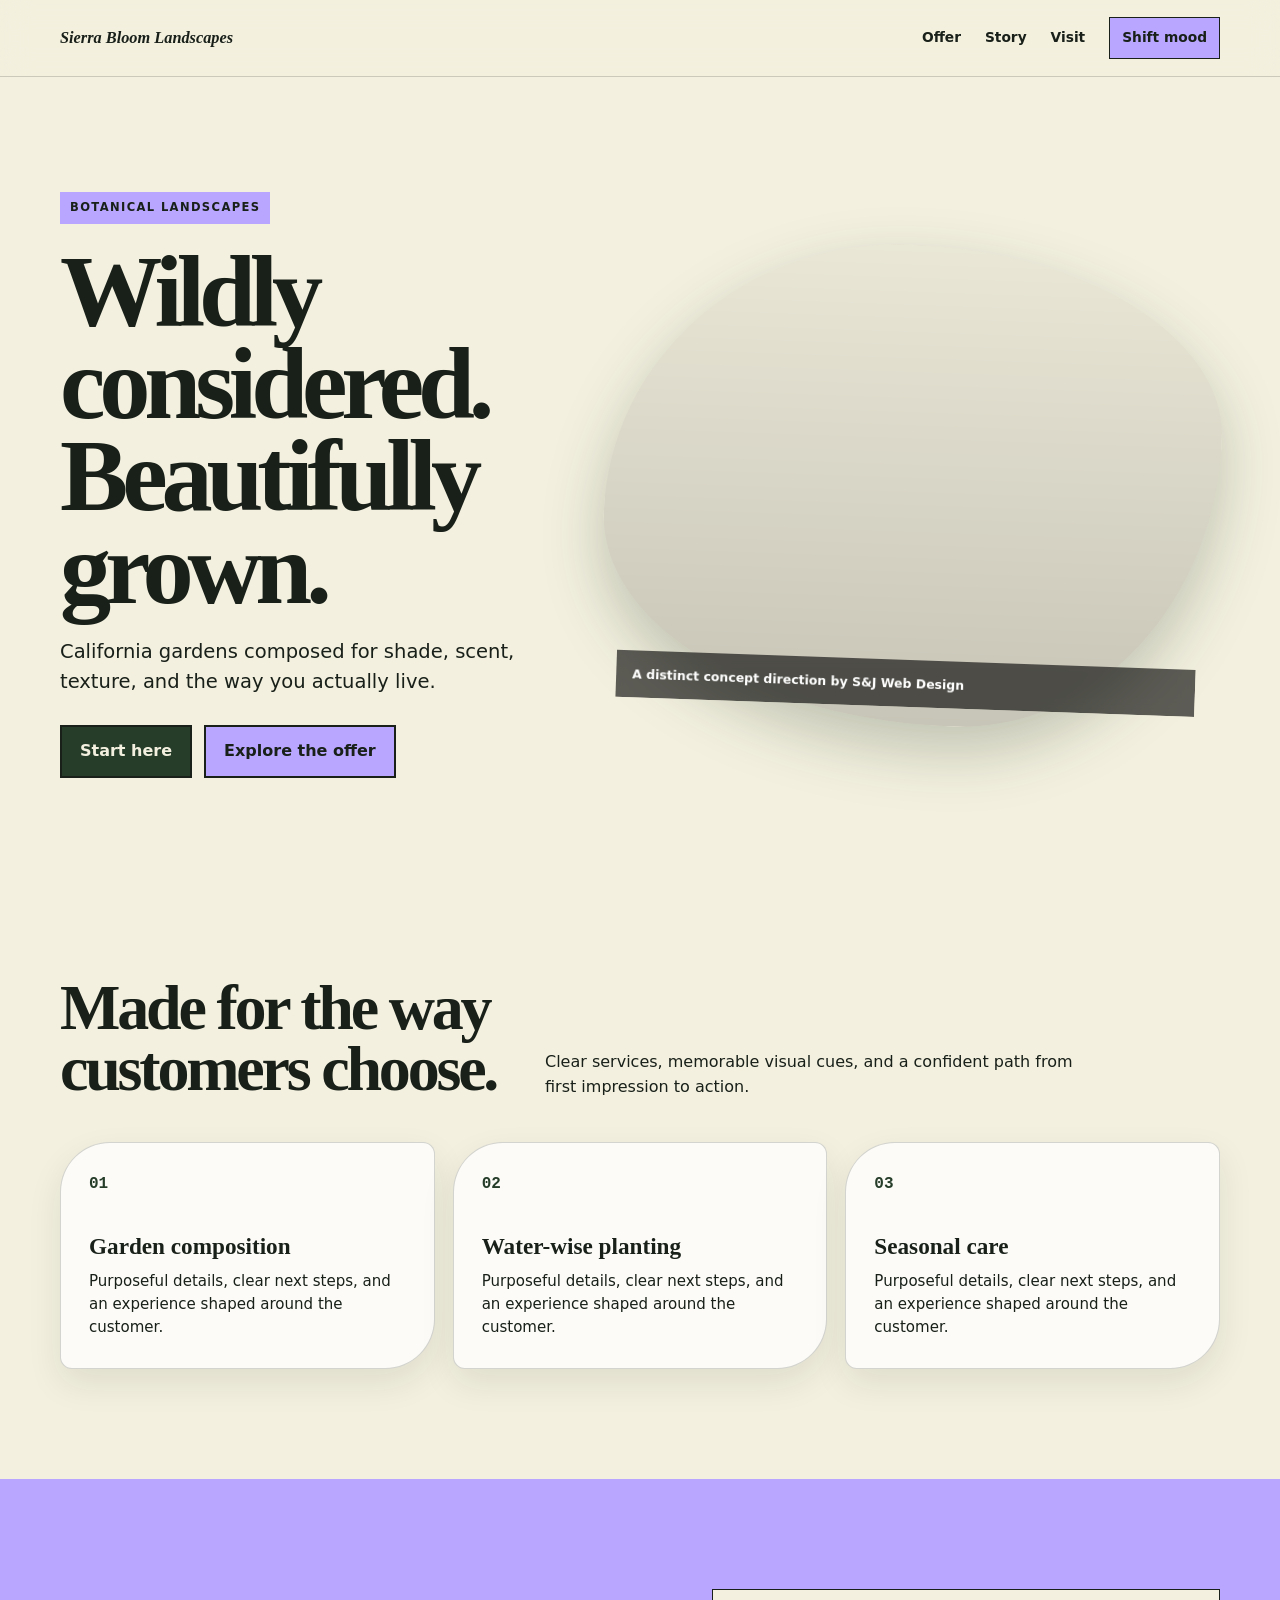
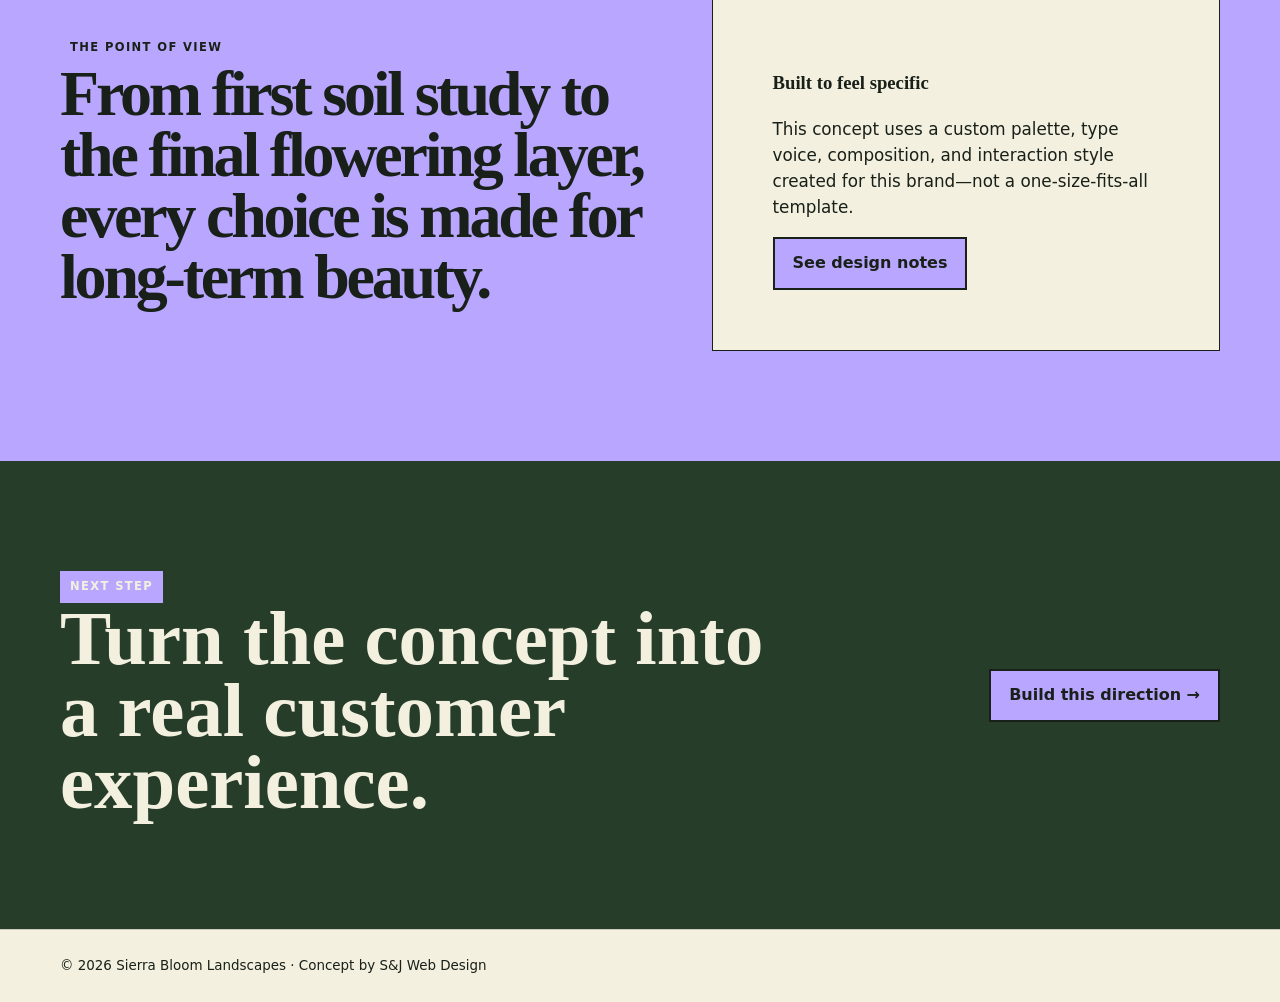
<file: concepts/Sierra_Bloom_Landscapes/index.html>
<!doctype html>
<html lang="en"><head><meta charset="utf-8"><meta name="viewport" content="width=device-width,initial-scale=1,viewport-fit=cover"><meta name="description" content="California gardens composed for shade, scent, texture, and the way you actually live."><title>Sierra Bloom Landscapes</title>
<style>
:root{--primary:#263d2a;--accent:#b9a7ff;--pop:#ff9f80;--bg:#f3f0df;--ink:#182019;--paper:#fff;--line:color-mix(in srgb,var(--ink) 18%,transparent)}
*{box-sizing:border-box}html{scroll-behavior:smooth}body{margin:0;color:var(--ink);background:var(--bg);font-family:Georgia, "Times New Roman", serif;line-height:1.55}body.mood{--bg:#182019;--ink:#f3f0df;--line:color-mix(in srgb,var(--bg) 28%,transparent)}a{color:inherit;text-decoration:none}button{font:inherit}.wrap{width:min(1160px,calc(100% - 32px));margin:auto}.site-header{position:sticky;top:0;z-index:20;background:color-mix(in srgb,var(--bg) 88%,transparent);border-bottom:1px solid var(--line);backdrop-filter:blur(15px)}nav{display:flex;min-height:76px;align-items:center;justify-content:space-between;gap:24px}.wordmark{font-weight:900;font-size:1.02rem}.navlinks{display:flex;align-items:center;gap:24px;font-family:ui-sans-serif,system-ui,sans-serif;font-size:.86rem;font-weight:800}.menu{display:none}.mood-button{padding:9px 12px;color:var(--ink);background:var(--accent);border:1px solid var(--ink);cursor:pointer;font-weight:900}.hero{position:relative;padding:clamp(70px,9vw,132px) 0 90px}.hero-grid{display:grid;grid-template-columns:1.08fr .92fr;align-items:center;gap:clamp(36px,7vw,90px)}.kicker{display:inline-block;padding:7px 10px;background:var(--accent);font-family:ui-sans-serif,system-ui,sans-serif;font-size:.72rem;font-weight:900;letter-spacing:.12em;text-transform:uppercase}h1{max-width:850px;margin:22px 0;font-size:clamp(3.2rem,8vw,7rem);line-height:.9;letter-spacing:-.06em}.intro{max-width:620px;font-family:ui-sans-serif,system-ui,sans-serif;font-size:clamp(1rem,2vw,1.22rem)}.actions{display:flex;flex-wrap:wrap;gap:12px;margin-top:28px}.button{display:inline-flex;min-height:48px;align-items:center;justify-content:center;padding:12px 18px;color:var(--bg);background:var(--primary);border:2px solid var(--ink);font-family:ui-sans-serif,system-ui,sans-serif;font-weight:900;cursor:pointer}.button.alt{color:var(--ink);background:var(--accent)}.photo{position:relative;min-height:480px;background:linear-gradient(0deg,rgba(0,0,0,.18),rgba(0,0,0,.04)),url("https://images.unsplash.com/photo-1416879595882-3373a0480b5b?auto=format&fit=crop&w=1400&q=82") center/cover;box-shadow:0 24px 60px color-mix(in srgb,var(--primary) 25%,transparent)}.photo-label{position:absolute;right:18px;bottom:18px;left:18px;padding:14px 16px;color:white;background:rgba(0,0,0,.62);font-family:ui-sans-serif,system-ui,sans-serif;font-size:.78rem;font-weight:800;backdrop-filter:blur(8px)}section{padding:clamp(68px,9vw,110px) 0}.section-head{display:grid;grid-template-columns:.8fr 1.2fr;align-items:end;gap:35px;margin-bottom:42px}.section-title{margin:0;font-size:clamp(2.4rem,5vw,4.8rem);line-height:.95;letter-spacing:-.05em}.section-head p{max-width:540px;margin:0;font-family:ui-sans-serif,system-ui,sans-serif}.cards{display:grid;grid-template-columns:repeat(3,1fr);gap:18px}.card{padding:28px;background:color-mix(in srgb,var(--paper) 76%,var(--bg));border:1px solid var(--line);box-shadow:0 14px 35px color-mix(in srgb,var(--ink) 9%,transparent)}.card>span{font-family:ui-monospace,monospace;font-weight:900;color:var(--primary)}.card h3{margin:38px 0 10px;font-size:1.45rem;line-height:1.1}.card p{margin:0;font-family:ui-sans-serif,system-ui,sans-serif;font-size:.94rem}.story{background:var(--accent)}.story-grid{display:grid;grid-template-columns:1.1fr .9fr;align-items:center;gap:30px}.story-panel{padding:clamp(28px,5vw,60px);background:var(--bg);border:1px solid var(--ink)}.story-panel p{font-family:ui-sans-serif,system-ui,sans-serif;font-size:1.05rem}.details{max-height:0;overflow:hidden;opacity:0;transition:max-height .35s,opacity .35s}.details.open{max-height:180px;opacity:1}.contact{color:var(--bg);background:var(--primary)}.contact-grid{display:grid;grid-template-columns:1fr auto;align-items:center;gap:28px}.contact h2{max-width:760px;margin:0;font-size:clamp(2.5rem,6vw,5.5rem);line-height:.94}.contact .button{color:var(--ink);background:var(--accent)}footer{padding:26px 0;border-top:1px solid var(--line);font-family:ui-sans-serif,system-ui,sans-serif;font-size:.84rem}
.v1{}.hero-grid{grid-template-columns:.85fr 1.15fr}.photo{border-radius:48% 52% 42% 58%/58% 38% 62% 42%;transform:rotate(2deg)}.card{border-radius:50px 12px 50px 12px}.marquee{border-radius:50%}.wordmark{font-style:italic}
@media(max-width:820px){.navlinks{position:absolute;top:100%;right:0;left:0;display:none;padding:16px;background:var(--bg);border-bottom:1px solid var(--line);flex-direction:column;align-items:stretch}.navlinks.open{display:flex}.navlinks a,.navlinks button{min-height:48px}.menu{display:grid;width:48px;height:48px;place-items:center;color:var(--ink);background:var(--accent);border:1px solid var(--ink);cursor:pointer}.hero-grid,.section-head,.story-grid,.contact-grid{grid-template-columns:1fr}.hero-copy,.photo{order:initial}.photo{min-height:360px;clip-path:none!important;transform:none!important}.cards{grid-template-columns:1fr!important}.card{transform:none!important}.contact-grid{align-items:start}.contact .button{width:100%}.hero{padding-top:58px}h1{font-size:clamp(3rem,15vw,5.2rem)}}
@media(max-width:520px){.wrap{width:min(calc(100% - 22px),1160px)}nav{min-height:68px}.wordmark{max-width:210px}.hero{padding-bottom:60px}.photo{min-height:300px}.actions,.actions .button{width:100%}section{padding:60px 0}.story-panel{padding:24px}.section-head{gap:18px}.mood-button{width:100%}}
@media(prefers-reduced-motion:reduce){html{scroll-behavior:auto}.details{transition:none}}
</style></head>
<body class="v1"><header class="site-header"><nav class="wrap"><a class="wordmark" href="#top">Sierra Bloom Landscapes</a><button class="menu" type="button" aria-expanded="false" aria-controls="navlinks" aria-label="Open menu">MENU</button><div class="navlinks" id="navlinks"><a href="#offer">Offer</a><a href="#story">Story</a><a href="#visit">Visit</a><button class="mood-button" type="button" aria-pressed="false">Shift mood</button></div></nav></header>
<main id="top"><section class="hero"><div class="wrap hero-grid"><div class="hero-copy"><span class="kicker">Botanical landscapes</span><h1>Wildly considered. Beautifully grown.</h1><p class="intro">California gardens composed for shade, scent, texture, and the way you actually live.</p><div class="actions"><a class="button" href="#visit">Start here</a><a class="button alt" href="#offer">Explore the offer</a></div></div><div class="photo" role="img" aria-label="Sierra Bloom Landscapes concept photography"><span class="photo-label">A distinct concept direction by S&amp;J Web Design</span></div></div></section>
<section id="offer"><div class="wrap"><div class="section-head"><h2 class="section-title">Made for the way customers choose.</h2><p>Clear services, memorable visual cues, and a confident path from first impression to action.</p></div><div class="cards"><article class="card"><span>01</span><h3>Garden composition</h3><p>Purposeful details, clear next steps, and an experience shaped around the customer.</p></article><article class="card"><span>02</span><h3>Water-wise planting</h3><p>Purposeful details, clear next steps, and an experience shaped around the customer.</p></article><article class="card"><span>03</span><h3>Seasonal care</h3><p>Purposeful details, clear next steps, and an experience shaped around the customer.</p></article></div></div></section>
<section class="story" id="story"><div class="wrap story-grid"><div><span class="kicker">The point of view</span><h2 class="section-title">From first soil study to the final flowering layer, every choice is made for long-term beauty.</h2></div><div class="story-panel"><h3>Built to feel specific</h3><p>This concept uses a custom palette, type voice, composition, and interaction style created for this brand—not a one-size-fits-all template.</p><button class="button alt detail-toggle" type="button" aria-expanded="false">See design notes</button><div class="details"><p>Responsive from phone to desktop, with keyboard-friendly navigation, strong contrast, and reduced-motion support.</p></div></div></div></section>
<section class="contact" id="visit"><div class="wrap contact-grid"><div><span class="kicker">Next step</span><h2>Turn the concept into a real customer experience.</h2></div><a class="button" href="mailto:s.j.webdesign.contact@gmail.com?subject=Sierra%20Bloom%20Landscapes%20concept">Build this direction →</a></div></section></main>
<footer><div class="wrap">© <span id="year"></span> Sierra Bloom Landscapes · Concept by S&amp;J Web Design</div></footer>
<script>
const menu=document.querySelector('.menu'),links=document.querySelector('.navlinks');menu.addEventListener('click',()=>{const open=menu.getAttribute('aria-expanded')==='true';menu.setAttribute('aria-expanded',String(!open));menu.textContent=open?'MENU':'CLOSE';links.classList.toggle('open')});links.querySelectorAll('a').forEach(link=>link.addEventListener('click',()=>{links.classList.remove('open');menu.setAttribute('aria-expanded','false');menu.textContent='MENU'}));document.querySelector('.mood-button').addEventListener('click',event=>{document.body.classList.toggle('mood');event.currentTarget.setAttribute('aria-pressed',String(document.body.classList.contains('mood')))});document.querySelector('.detail-toggle').addEventListener('click',event=>{const panel=document.querySelector('.details'),open=panel.classList.toggle('open');event.currentTarget.setAttribute('aria-expanded',String(open));event.currentTarget.textContent=open?'Hide design notes':'See design notes'});document.getElementById('year').textContent=new Date().getFullYear();
</script></body></html>
</file>
